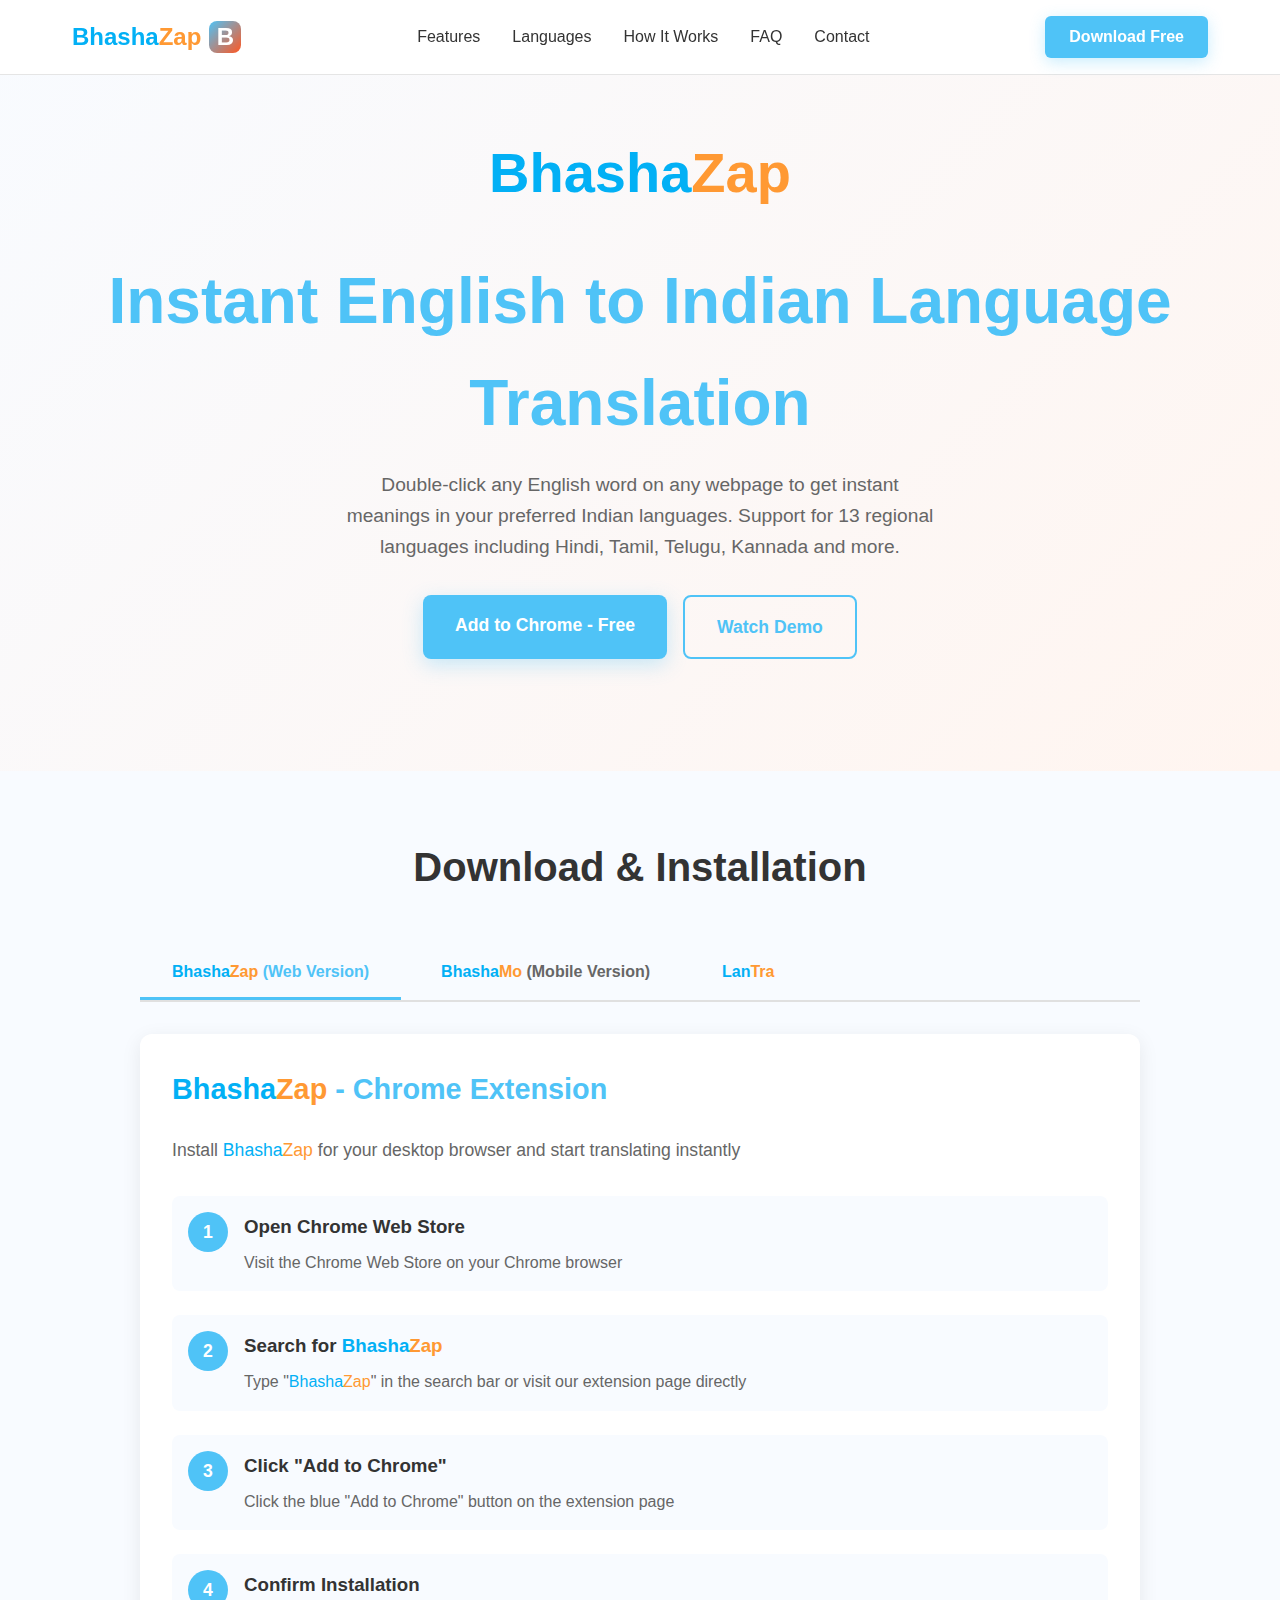
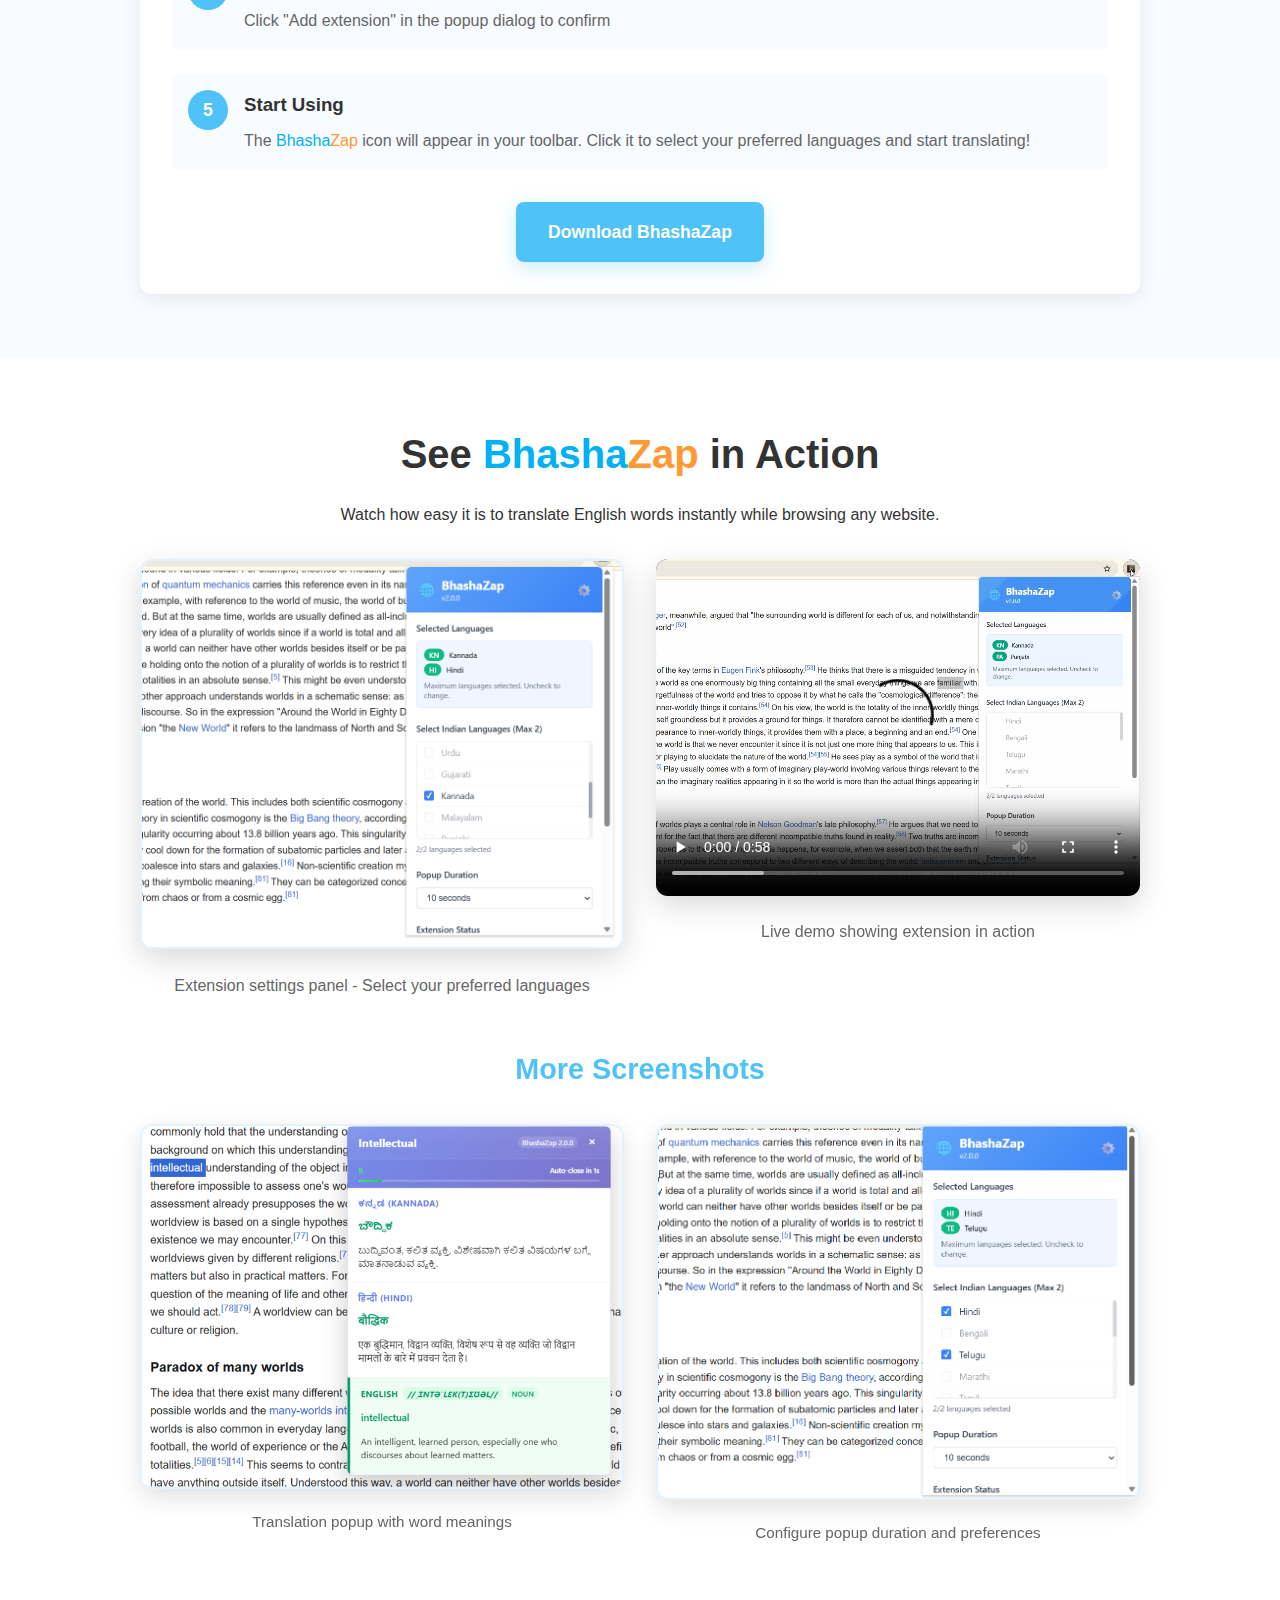
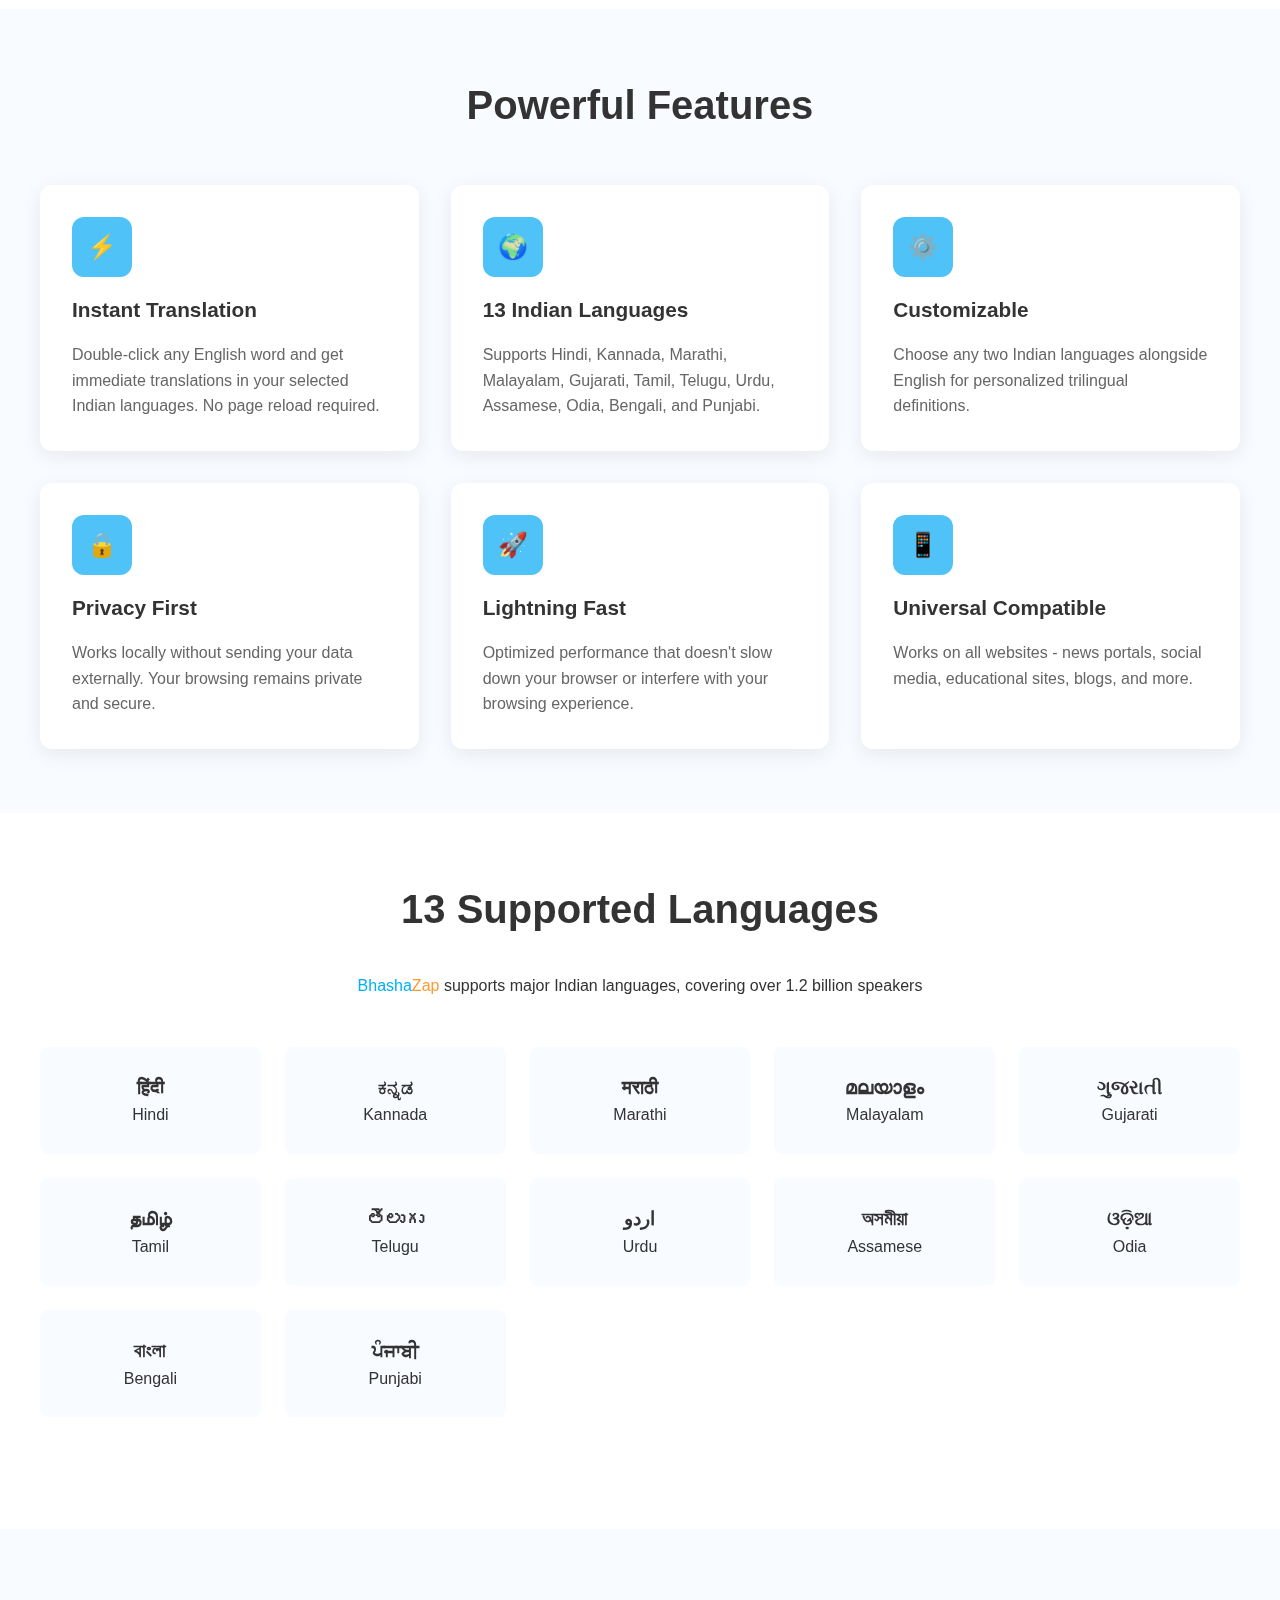
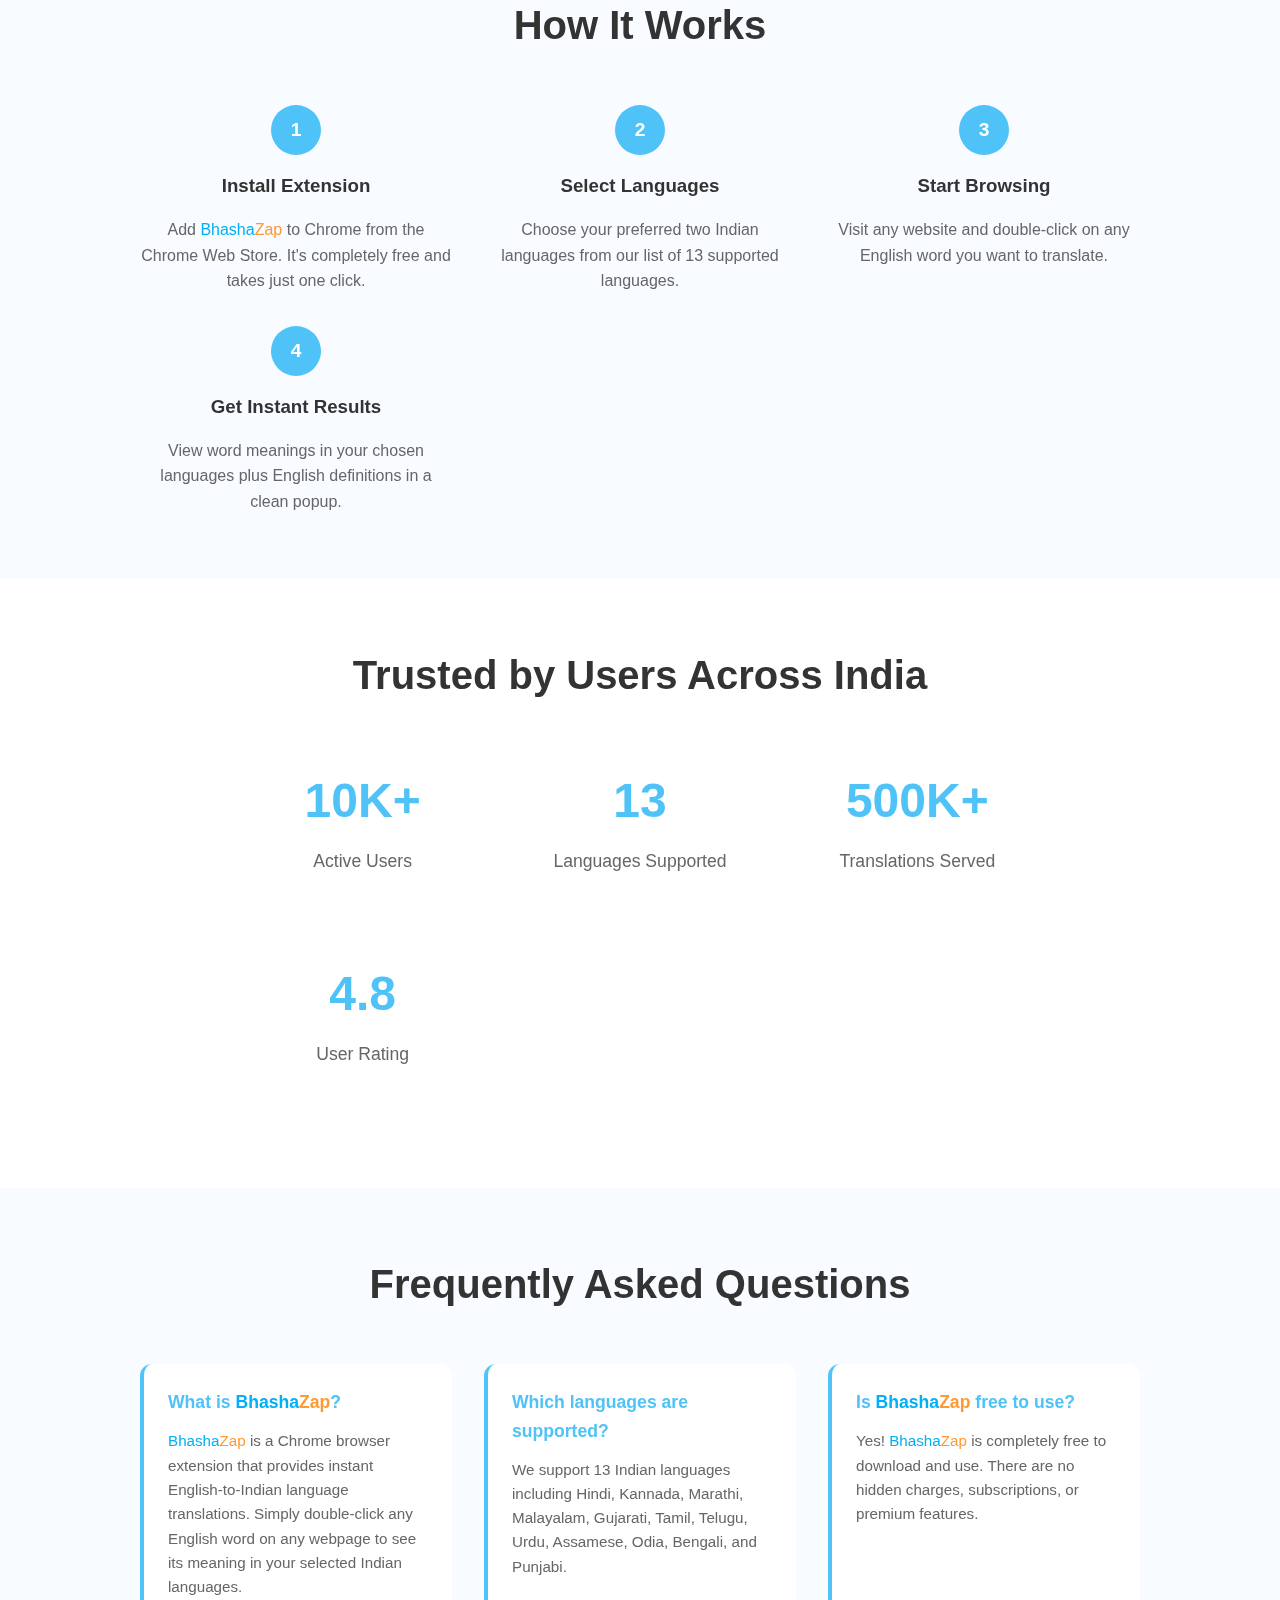
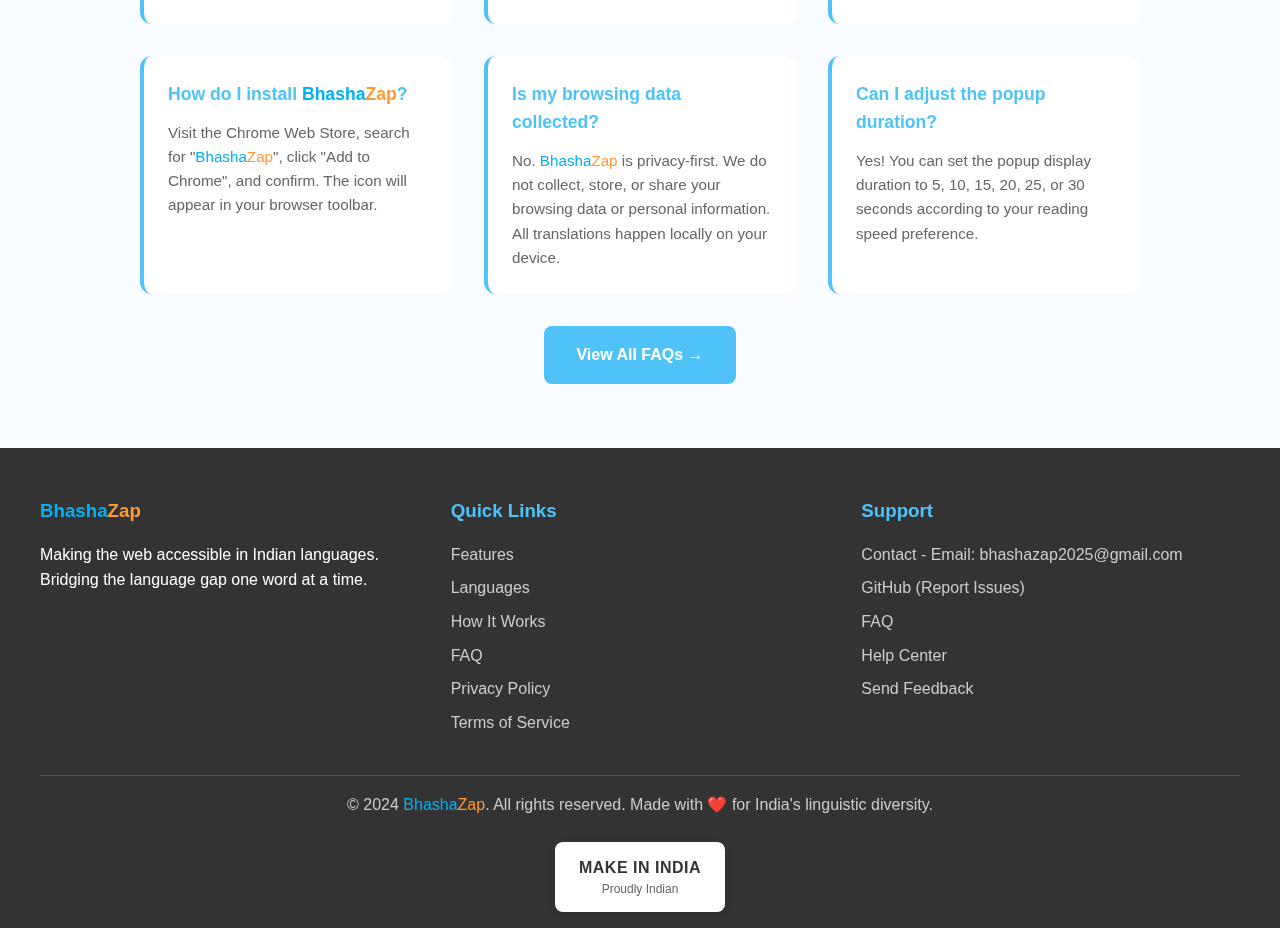
<file: index.html>
<!DOCTYPE html>
<html lang="en">
<head>
    <meta charset="UTF-8">
    <meta name="viewport" content="width=device-width, initial-scale=1.0">
    <title>BhashaZap - Instant English to Indian Language Translation</title>
    <meta name="description" content="BhashaZap extension shows instant English word meanings in 13 Indian languages. Double-click any word for translations in Hindi, Tamil, Telugu, Kannada & more.">
    <link rel="stylesheet" href="styles.css">

    <!-- Favicon and PWA -->
    <link rel="icon" type="image/png" sizes="16x16" href="assets/images/favicon-16x16.png">
    <link rel="icon" type="image/png" sizes="32x32" href="assets/images/favicon-32x32.png">
    <link rel="apple-touch-icon" sizes="192x192" href="assets/images/android-chrome-192x192.png">
    <link rel="manifest" href="manifest.json">
    <meta name="theme-color" content="#4FC3F7">
</head>
<body>
    <header class="header">
        <nav class="nav">
            <a href="#" class="logo">
                <span class="logo-full">
                    <span style="color: #02b0f5;">Bhasha</span><span style="color: #ff9933;">Zap</span>
                </span>
                <span class="logo-icon" style="width: 32px; height: 32px; background: linear-gradient(135deg, #4FC3F7, #FF5722); border-radius: 8px; display: flex; align-items: center; justify-content: center; color: white; font-weight: bold;">B</span>
            </a>
            <ul class="nav-links">
                <li><a onclick="document.getElementById('features').scrollIntoView({behavior: 'smooth'});">Features</a></li>
                <li><a onclick="document.getElementById('languages').scrollIntoView({behavior: 'smooth'});">Languages</a></li>
                <li><a onclick="document.getElementById('how-it-works').scrollIntoView({behavior: 'smooth'});">How It Works</a></li>
                <li><a onclick="document.getElementById('faq').scrollIntoView({behavior: 'smooth'});">FAQ</a></li>
                <li><a href="#contact">Contact</a></li>
            </ul>
            <a class="cta-btn" onclick="alert('Chrome Web Store link will be added when extension is published')">
                <span class="cta-full">Download Free</span>
                <span class="cta-mobile">Get App</span>
            </a>
            <div class="mobile-menu">
                <span></span>
                <span></span>
                <span></span>
            </div>
        </nav>
    </header>

    <section class="hero">
        <div class="hero-content">
            <div class="hero-logo">
                <div style="font-size: 3.5rem; font-weight: 700;">
                    <span style="color: #02b0f5;">Bhasha</span><span style="color: #ff9933;">Zap</span>
                </div>
            </div>
            <h1>Instant English to Indian Language Translation</h1>
            <p>Double-click any English word on any webpage to get instant meanings in your preferred Indian languages. Support for 13 regional languages including Hindi, Tamil, Telugu, Kannada and more.</p>
            <div class="hero-buttons">
                <a class="btn-primary" onclick="alert('Chrome Web Store link will be added when extension is published')">Add to Chrome - Free</a>
                <a class="btn-secondary" onclick="document.getElementById('demo').scrollIntoView({behavior: 'smooth'});">Watch Demo</a>
            </div>
        </div>
    </section>

    <section class="downloads-section" id="downloads">
        <div class="downloads-content">
            <h2>Download & Installation</h2>
            
            <div class="tabs">
                <button class="tab active" onclick="openTab(event, 'bhashazap-web')"><span style="color: #02b0f5;">Bhasha</span><span style="color: #ff9933;">Zap</span> (Web Version)</button>
                <button class="tab" onclick="openTab(event, 'bhashamo-mobile')"><span style="color: #02b0f5;">Bhasha</span><span style="color: #ff9933;">Mo</span> (Mobile Version)</button>
                <button class="tab" onclick="openTab(event, 'lantra')"><span style="color: #02b0f5;">Lan</span><span style="color: #ff9933;">Tra</span></button>
            </div>

            <div id="bhashazap-web" class="tab-content active">
                <h3 style="color: #4FC3F7; margin-bottom: 1.5rem; font-size: 1.8rem;"><span style="color: #02b0f5;">Bhasha</span><span style="color: #ff9933;">Zap</span> - Chrome Extension</h3>
                <p style="color: #666; margin-bottom: 2rem; font-size: 1.1rem;">Install <span style="color: #02b0f5;">Bhasha</span><span style="color: #ff9933;">Zap</span> for your desktop browser and start translating instantly</p>
                
                <div class="download-steps">
                    <div class="download-step">
                        <div class="step-num">1</div>
                        <div class="step-content">
                            <h3>Open Chrome Web Store</h3>
                            <p>Visit the Chrome Web Store on your Chrome browser</p>
                        </div>
                    </div>
                    
                    <div class="download-step">
                        <div class="step-num">2</div>
                        <div class="step-content">
                            <h3>Search for <span style="color: #02b0f5;">Bhasha</span><span style="color: #ff9933;">Zap</span></h3>
                            <p>Type "<span style="color: #02b0f5;">Bhasha</span><span style="color: #ff9933;">Zap</span>" in the search bar or visit our extension page directly</p>
                        </div>
                    </div>
                    
                    <div class="download-step">
                        <div class="step-num">3</div>
                        <div class="step-content">
                            <h3>Click "Add to Chrome"</h3>
                            <p>Click the blue "Add to Chrome" button on the extension page</p>
                        </div>
                    </div>
                    
                    <div class="download-step">
                        <div class="step-num">4</div>
                        <div class="step-content">
                            <h3>Confirm Installation</h3>
                            <p>Click "Add extension" in the popup dialog to confirm</p>
                        </div>
                    </div>
                    
                    <div class="download-step">
                        <div class="step-num">5</div>
                        <div class="step-content">
                            <h3>Start Using</h3>
                            <p>The <span style="color: #02b0f5;">Bhasha</span><span style="color: #ff9933;">Zap</span> icon will appear in your toolbar. Click it to select your preferred languages and start translating!</p>
                        </div>
                    </div>
                </div>
                
                <div style="text-align: center; margin-top: 2rem;">
                    <a class="btn-primary" onclick="alert('Chrome Web Store link will be added when extension is published')">Download <span style="color: white;">BhashaZap</span></a>
                </div>
            </div>

            <div id="bhashamo-mobile" class="tab-content">
                <h3 style="color: #4FC3F7; margin-bottom: 1.5rem; font-size: 1.8rem;"><span style="color: #02b0f5;">Bhasha</span><span style="color: #ff9933;">Mo</span> - Mobile Version</h3>
                <p style="color: #666; margin-bottom: 2rem; font-size: 1.1rem;">Get instant translations on your mobile device with <span style="color: #02b0f5;">Bhasha</span><span style="color: #ff9933;">Mo</span></p>
                
                <div class="download-steps">
                    <div class="download-step">
                        <div class="step-num">1</div>
                        <div class="step-content">
                            <h3>Open App Store</h3>
                            <p>Open Google Play Store (Android) or Apple App Store (iOS) on your mobile device</p>
                        </div>
                    </div>
                    
                    <div class="download-step">
                        <div class="step-num">2</div>
                        <div class="step-content">
                            <h3>Search for <span style="color: #02b0f5;">Bhasha</span><span style="color: #ff9933;">Mo</span></h3>
                            <p>Type "<span style="color: #02b0f5;">Bhasha</span><span style="color: #ff9933;">Mo</span>" in the app store search bar</p>
                        </div>
                    </div>
                    
                    <div class="download-step">
                        <div class="step-num">3</div>
                        <div class="step-content">
                            <h3>Download & Install</h3>
                            <p>Tap "Install" or "Get" button to download and install <span style="color: #02b0f5;">Bhasha</span><span style="color: #ff9933;">Mo</span></p>
                        </div>
                    </div>
                    
                    <div class="download-step">
                        <div class="step-num">4</div>
                        <div class="step-content">
                            <h3>Open <span style="color: #02b0f5;">Bhasha</span><span style="color: #ff9933;">Mo</span></h3>
                            <p>Once installed, open the app and grant necessary permissions</p>
                        </div>
                    </div>
                    
                    <div class="download-step">
                        <div class="step-num">5</div>
                        <div class="step-content">
                            <h3>Configure Languages</h3>
                            <p>Select your preferred Indian languages and start translating on mobile!</p>
                        </div>
                    </div>
                </div>
                
                <div style="text-align: center; margin-top: 2rem; display: flex; gap: 1rem; justify-content: center; flex-wrap: wrap;">
                    <a class="btn-primary" onclick="alert('Google Play Store link will be added')">Download for Android</a>
                    <a class="btn-primary" onclick="alert('Apple App Store link will be added')">Download for iOS</a>
                </div>
            </div>

            <div id="lantra" class="tab-content">
                <div class="coming-soon-box">
                    <h3>🚀 <span style="color: #02b0f5;">Lan</span><span style="color: #ff9933;">Tra</span></h3>
                    <p>Coming Soon...</p>
                    <p style="margin-top: 1rem; font-size: 0.9rem;">Stay tuned for our next exciting product!</p>
                </div>
            </div>
        </div>
    </section>

    <section class="demo-section" id="demo">
        <div class="demo-content">
            <h2>See <span style="color: #02b0f5;">Bhasha</span><span style="color: #ff9933;">Zap</span> in Action</h2>
            <p>Watch how easy it is to translate English words instantly while browsing any website.</p>
            <div class="demo-gallery">
                <div class="demo-item">
                    <img src="assets/images/Language-Selection-1_600x400.png" alt="BhashaZap Language Selection Interface" style="width: 100%; border-radius: 12px; box-shadow: 0 10px 30px rgba(0,0,0,0.15); border: 2px solid #e3f2fd;">
                    <p style="margin-top: 1rem; color: #666; text-align: center; font-weight: 500;">Extension settings panel - Select your preferred languages</p>
                </div>
                <div class="demo-item">
                    <video controls style="width: 100%; border-radius: 12px; box-shadow: 0 10px 30px rgba(0,0,0,0.15); background: #000;">
                        <source src="assets/videos/bhashazap-demo.mp4" type="video/mp4">
                        Your browser does not support the video tag.
                    </video>
                    <p style="margin-top: 1rem; color: #666; text-align: center; font-weight: 500;">Live demo showing extension in action</p>
                </div>
            </div>
            
            <div style="margin-top: 3rem; text-align: center;">
                <h3 style="color: #4FC3F7; margin-bottom: 2rem; font-size: 1.8rem;">More Screenshots</h3>
                <div style="display: grid; grid-template-columns: repeat(auto-fit, minmax(300px, 1fr)); gap: 2rem; max-width: 1000px; margin: 0 auto;">
                    <div>
                        <img src="assets/images/POP_SS_1_800x600.png" alt="BhashaZap Translation Popup" style="width: 100%; border-radius: 12px; box-shadow: 0 8px 25px rgba(0,0,0,0.12); border: 2px solid #e3f2fd;">
                        <p style="margin-top: 0.8rem; color: #666; font-size: 0.95rem;">Translation popup with word meanings</p>
                    </div>
                    <div>
                        <img src="assets/images/Language-Selection-2_600x400.png" alt="BhashaZap Settings Panel" style="width: 100%; border-radius: 12px; box-shadow: 0 8px 25px rgba(0,0,0,0.12); border: 2px solid #e3f2fd;">
                        <p style="margin-top: 0.8rem; color: #666; font-size: 0.95rem;">Configure popup duration and preferences</p>
                    </div>
                </div>
            </div>
        </div>
    </section>

    <section class="features" id="features">
        <div class="features-content">
            <h2>Powerful Features</h2>
            <div class="features-grid">
                <div class="feature-card">
                    <div class="feature-icon">⚡</div>
                    <h3>Instant Translation</h3>
                    <p>Double-click any English word and get immediate translations in your selected Indian languages. No page reload required.</p>
                </div>
                <div class="feature-card">
                    <div class="feature-icon">🌍</div>
                    <h3>13 Indian Languages</h3>
                    <p>Supports Hindi, Kannada, Marathi, Malayalam, Gujarati, Tamil, Telugu, Urdu, Assamese, Odia, Bengali, and Punjabi.</p>
                </div>
                <div class="feature-card">
                    <div class="feature-icon">⚙️</div>
                    <h3>Customizable</h3>
                    <p>Choose any two Indian languages alongside English for personalized trilingual definitions.</p>
                </div>
                <div class="feature-card">
                    <div class="feature-icon">🔒</div>
                    <h3>Privacy First</h3>
                    <p>Works locally without sending your data externally. Your browsing remains private and secure.</p>
                </div>
                <div class="feature-card">
                    <div class="feature-icon">🚀</div>
                    <h3>Lightning Fast</h3>
                    <p>Optimized performance that doesn't slow down your browser or interfere with your browsing experience.</p>
                </div>
                <div class="feature-card">
                    <div class="feature-icon">📱</div>
                    <h3>Universal Compatible</h3>
                    <p>Works on all websites - news portals, social media, educational sites, blogs, and more.</p>
                </div>
            </div>
        </div>
    </section>

    <section class="languages" id="languages">
        <div class="languages-content">
            <h2>13 Supported Languages</h2>
            <p><span style="color: #02b0f5;">Bhasha</span><span style="color: #ff9933;">Zap</span> supports major Indian languages, covering over 1.2 billion speakers</p>
            <div class="languages-grid">
                <div class="language-card"><h3>हिंदी</h3><p>Hindi</p></div>
                <div class="language-card"><h3>ಕನ್ನಡ</h3><p>Kannada</p></div>
                <div class="language-card"><h3>मराठी</h3><p>Marathi</p></div>
                <div class="language-card"><h3>മലയാളം</h3><p>Malayalam</p></div>
                <div class="language-card"><h3>ગુજરાતી</h3><p>Gujarati</p></div>
                <div class="language-card"><h3>தமிழ்</h3><p>Tamil</p></div>
                <div class="language-card"><h3>తెలుగు</h3><p>Telugu</p></div>
                <div class="language-card"><h3>اردو</h3><p>Urdu</p></div>
                <div class="language-card"><h3>অসমীয়া</h3><p>Assamese</p></div>
                <div class="language-card"><h3>ଓଡ଼ିଆ</h3><p>Odia</p></div>
                <div class="language-card"><h3>বাংলা</h3><p>Bengali</p></div>
                <div class="language-card"><h3>ਪੰਜਾਬੀ</h3><p>Punjabi</p></div>
            </div>
        </div>
    </section>

    <section class="how-it-works" id="how-it-works">
        <div class="how-content">
            <h2>How It Works</h2>
            <div class="steps">
                <div class="step">
                    <div class="step-number">1</div>
                    <h3>Install Extension</h3>
                    <p>Add <span style="color: #02b0f5;">Bhasha</span><span style="color: #ff9933;">Zap</span> to Chrome from the Chrome Web Store. It's completely free and takes just one click.</p>
                </div>
                <div class="step">
                    <div class="step-number">2</div>
                    <h3>Select Languages</h3>
                    <p>Choose your preferred two Indian languages from our list of 13 supported languages.</p>
                </div>
                <div class="step">
                    <div class="step-number">3</div>
                    <h3>Start Browsing</h3>
                    <p>Visit any website and double-click on any English word you want to translate.</p>
                </div>
                <div class="step">
                    <div class="step-number">4</div>
                    <h3>Get Instant Results</h3>
                    <p>View word meanings in your chosen languages plus English definitions in a clean popup.</p>
                </div>
            </div>
        </div>
    </section>

    <section class="stats">
        <div class="stats-content">
            <h2>Trusted by Users Across India</h2>
            <div class="stats-grid">
                <div class="stat"><div class="stat-number">10K+</div><div class="stat-label">Active Users</div></div>
                <div class="stat"><div class="stat-number">13</div><div class="stat-label">Languages Supported</div></div>
                <div class="stat"><div class="stat-number">500K+</div><div class="stat-label">Translations Served</div></div>
                <div class="stat"><div class="stat-number">4.8</div><div class="stat-label">User Rating</div></div>
            </div>
        </div>
    </section>

    <section class="faq-section-home" id="faq">
        <div class="faq-content">
            <h2>Frequently Asked Questions</h2>
            <div class="faq-grid">
                <div class="faq-card">
                    <h3>What is <span style="color: #02b0f5;">Bhasha</span><span style="color: #ff9933;">Zap</span>?</h3>
                    <p><span style="color: #02b0f5;">Bhasha</span><span style="color: #ff9933;">Zap</span> is a Chrome browser extension that provides instant English-to-Indian language translations. Simply double-click any English word on any webpage to see its meaning in your selected Indian languages.</p>
                </div>
                <div class="faq-card">
                    <h3>Which languages are supported?</h3>
                    <p>We support 13 Indian languages including Hindi, Kannada, Marathi, Malayalam, Gujarati, Tamil, Telugu, Urdu, Assamese, Odia, Bengali, and Punjabi.</p>
                </div>
                <div class="faq-card">
                    <h3>Is <span style="color: #02b0f5;">Bhasha</span><span style="color: #ff9933;">Zap</span> free to use?</h3>
                    <p>Yes! <span style="color: #02b0f5;">Bhasha</span><span style="color: #ff9933;">Zap</span> is completely free to download and use. There are no hidden charges, subscriptions, or premium features.</p>
                </div>
                <div class="faq-card">
                    <h3>How do I install <span style="color: #02b0f5;">Bhasha</span><span style="color: #ff9933;">Zap</span>?</h3>
                    <p>Visit the Chrome Web Store, search for "<span style="color: #02b0f5;">Bhasha</span><span style="color: #ff9933;">Zap</span>", click "Add to Chrome", and confirm. The icon will appear in your browser toolbar.</p>
                </div>
                <div class="faq-card">
                    <h3>Is my browsing data collected?</h3>
                    <p>No. <span style="color: #02b0f5;">Bhasha</span><span style="color: #ff9933;">Zap</span> is privacy-first. We do not collect, store, or share your browsing data or personal information. All translations happen locally on your device.</p>
                </div>
                <div class="faq-card">
                    <h3>Can I adjust the popup duration?</h3>
                    <p>Yes! You can set the popup display duration to 5, 10, 15, 20, 25, or 30 seconds according to your reading speed preference.</p>
                </div>
            </div>
            <div class="view-all-faq">
                <a href="faq.html" target="_blank">View All FAQs →</a>
            </div>
        </div>
    </section>

    <footer class="footer" id="contact">
        <div class="footer-content">
            <div class="footer-grid">
                <div class="footer-section">
                    <h3><span style="color: #02b0f5;">Bhasha</span><span style="color: #ff9933;">Zap</span></h3>
                    <p>Making the web accessible in Indian languages. Bridging the language gap one word at a time.</p>
                </div>
                <div class="footer-section">
                    <h3 style="color: #4FC3F7;">Quick Links</h3>
                    <ul>
                        <li><a onclick="document.getElementById('features').scrollIntoView({behavior: 'smooth'});">Features</a></li>
                        <li><a onclick="document.getElementById('languages').scrollIntoView({behavior: 'smooth'});">Languages</a></li>
                        <li><a onclick="document.getElementById('how-it-works').scrollIntoView({behavior: 'smooth'});">How It Works</a></li>
                        <li><a onclick="document.getElementById('faq').scrollIntoView({behavior: 'smooth'});">FAQ</a></li>
                        <li><a href="privacy-policy.html" target="_blank">Privacy Policy</a></li>
                        <li><a href="terms-of-service.html" target="_blank">Terms of Service</a></li>
                    </ul>
                </div>
                <div class="footer-section">
                    <h3 style="color: #4FC3F7;">Support</h3>
                    <ul>
                        <li><a href="mailto:bhashazap2025@gmail.com">Contact - Email: bhashazap2025@gmail.com</a></li>
                        <li><a href="https://github.com/rajeevchavan-bashazap/bhashazap/issues" target="_blank">GitHub (Report Issues)</a></li>
                        <li><a onclick="document.getElementById('faq').scrollIntoView({behavior: 'smooth'});">FAQ</a></li>
                        <li><a href="help-center.html" target="_blank">Help Center</a></li>
                        <li><a href="feedback.html" target="_blank">Send Feedback</a></li>
                    </ul>
                </div>
            </div>
            <div class="footer-bottom">
                <p>&copy; 2024 <span style="color: #02b0f5;">Bhasha</span><span style="color: #ff9933;">Zap</span>. All rights reserved. Made with ❤️ for India's linguistic diversity.</p>
                <div style="margin-top: 1.5rem; display: flex; align-items: center; justify-content: center;">
                    <div style="background: white; padding: 0.8rem 1.5rem; border-radius: 8px; box-shadow: 0 2px 8px rgba(0,0,0,0.1);">
                        <div style="color: #333; font-weight: bold; font-size: 1rem; letter-spacing: 0.5px; text-align: center;">MAKE IN INDIA</div>
                        <div style="color: #666; font-size: 0.75rem; text-align: center;">Proudly Indian</div>
                    </div>
                </div>
            </div>
        </div>
    </footer>

    <script>
        function openTab(evt, tabName) {
            var i, tabcontent, tabs;
            
            tabcontent = document.getElementsByClassName("tab-content");
            for (i = 0; i < tabcontent.length; i++) {
                tabcontent[i].classList.remove("active");
            }
            
            tabs = document.getElementsByClassName("tab");
            for (i = 0; i < tabs.length; i++) {
                tabs[i].classList.remove("active");
            }
            
            document.getElementById(tabName).classList.add("active");
            evt.currentTarget.classList.add("active");
        }
    </script>
</body>
</html>
</file>
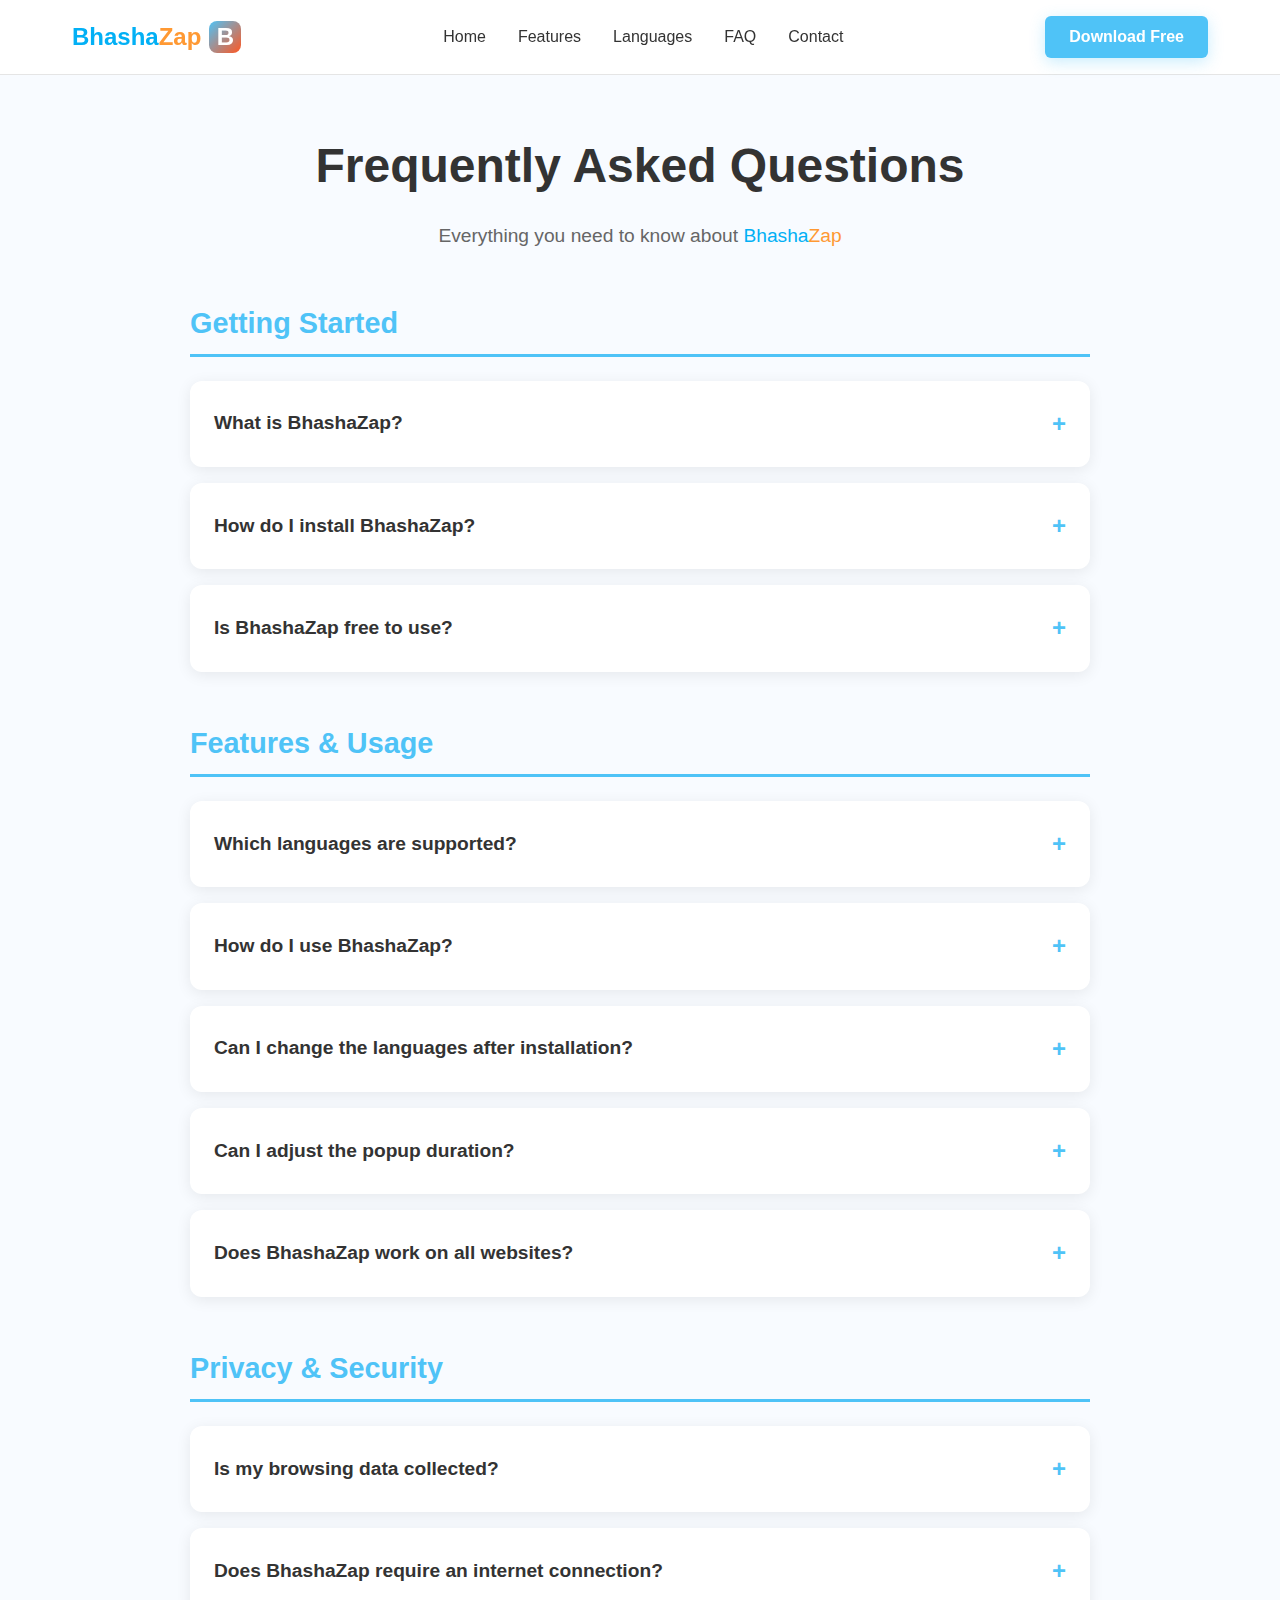
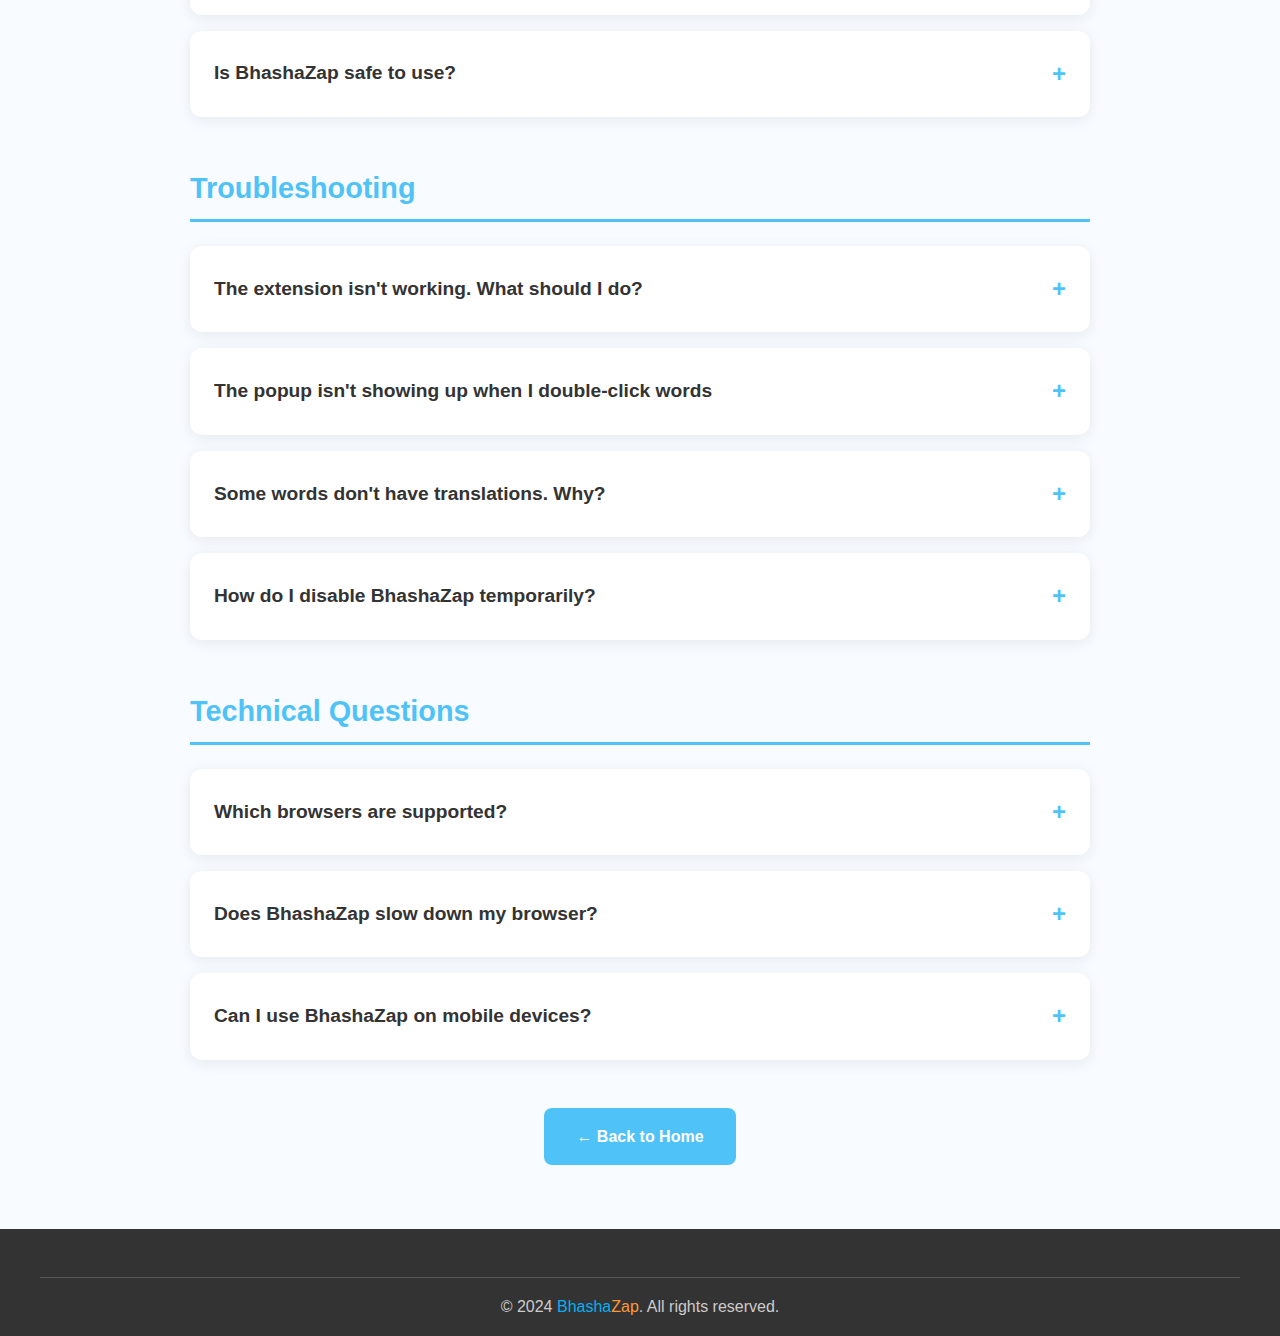
<file: faq.html>
<!DOCTYPE html>
<html lang="en">
<head>
    <meta charset="UTF-8">
    <meta name="viewport" content="width=device-width, initial-scale=1.0">
    <title>FAQ - BhashaZap | Frequently Asked Questions</title>
    <meta name="description" content="Find answers to common questions about BhashaZap extension. Learn how to use, install, and troubleshoot the English to Indian language translator.">
    <link rel="stylesheet" href="styles.css">
    <style>
        .faq-page {
            background: #f8fbff;
            padding: 8rem 2rem 4rem;
            min-height: 100vh;
        }
        .faq-container {
            max-width: 900px;
            margin: 0 auto;
        }
        .faq-header {
            text-align: center;
            margin-bottom: 3rem;
        }
        .faq-header h1 {
            font-size: 3rem;
            color: #333;
            margin-bottom: 1rem;
        }
        .faq-header p {
            font-size: 1.2rem;
            color: #666;
        }
        .faq-category {
            margin-bottom: 3rem;
        }
        .category-title {
            font-size: 1.8rem;
            color: #4FC3F7;
            margin-bottom: 1.5rem;
            padding-bottom: 0.5rem;
            border-bottom: 3px solid #4FC3F7;
        }
        .faq-item {
            background: white;
            padding: 1.5rem;
            margin-bottom: 1rem;
            border-radius: 12px;
            box-shadow: 0 3px 15px rgba(0, 0, 0, 0.08);
            cursor: pointer;
            transition: all 0.3s;
        }
        .faq-item:hover {
            box-shadow: 0 5px 20px rgba(79, 195, 247, 0.2);
            transform: translateY(-2px);
        }
        .faq-question {
            font-size: 1.2rem;
            font-weight: 600;
            color: #333;
            display: flex;
            justify-content: space-between;
            align-items: center;
        }
        .faq-toggle {
            font-size: 1.5rem;
            color: #4FC3F7;
            transition: transform 0.3s;
        }
        .faq-item.active .faq-toggle {
            transform: rotate(45deg);
        }
        .faq-answer {
            max-height: 0;
            overflow: hidden;
            transition: max-height 0.3s ease;
            color: #666;
            line-height: 1.8;
        }
        .faq-item.active .faq-answer {
            max-height: 500px;
            margin-top: 1rem;
            padding-top: 1rem;
            border-top: 1px solid #e0e0e0;
        }
        .back-home {
            text-align: center;
            margin-top: 3rem;
        }
        .back-home a {
            display: inline-block;
            background: #4FC3F7;
            color: white;
            padding: 1rem 2rem;
            border-radius: 8px;
            text-decoration: none;
            font-weight: 600;
            transition: all 0.3s;
        }
        .back-home a:hover {
            background: #29B6F6;
            transform: translateY(-2px);
        }
    </style>
</head>
<body>
    <header class="header">
        <nav class="nav">
            <a href="index.html" class="logo">
                <span class="logo-full">
                    <span style="color: #02b0f5;">Bhasha</span><span style="color: #ff9933;">Zap</span>
                </span>
                <span class="logo-icon" style="width: 32px; height: 32px; background: linear-gradient(135deg, #4FC3F7, #FF5722); border-radius: 8px; display: flex; align-items: center; justify-content: center; color: white; font-weight: bold;">B</span>
            </a>
            <ul class="nav-links">
                <li><a href="index.html">Home</a></li>
                <li><a href="index.html#features">Features</a></li>
                <li><a href="index.html#languages">Languages</a></li>
                <li><a href="faq.html">FAQ</a></li>
                <li><a href="index.html#contact">Contact</a></li>
            </ul>
            <a class="cta-btn" href="index.html#downloads">
                <span class="cta-full">Download Free</span>
                <span class="cta-mobile">Get App</span>
            </a>
        </nav>
    </header>

    <section class="faq-page">
        <div class="faq-container">
            <div class="faq-header">
                <h1>Frequently Asked Questions</h1>
                <p>Everything you need to know about <span style="color: #02b0f5;">Bhasha</span><span style="color: #ff9933;">Zap</span></p>
            </div>

            <div class="faq-category">
                <h2 class="category-title">Getting Started</h2>
                
                <div class="faq-item">
                    <div class="faq-question">
                        What is BhashaZap?
                        <span class="faq-toggle">+</span>
                    </div>
                    <div class="faq-answer">
                        BhashaZap is a Chrome browser extension that provides instant English-to-Indian language translations. Simply double-click any English word on any webpage to see its meaning in your selected Indian languages. It supports 13 major Indian languages and makes browsing the web more accessible for Indian language speakers.
                    </div>
                </div>

                <div class="faq-item">
                    <div class="faq-question">
                        How do I install BhashaZap?
                        <span class="faq-toggle">+</span>
                    </div>
                    <div class="faq-answer">
                        Installing BhashaZap is simple: 1) Visit the Chrome Web Store, 2) Search for "BhashaZap", 3) Click "Add to Chrome", 4) Confirm by clicking "Add extension", 5) The BhashaZap icon will appear in your browser toolbar. Click it to configure your preferred languages and start translating!
                    </div>
                </div>

                <div class="faq-item">
                    <div class="faq-question">
                        Is BhashaZap free to use?
                        <span class="faq-toggle">+</span>
                    </div>
                    <div class="faq-answer">
                        Yes! BhashaZap is completely free to download and use. There are no hidden charges, subscriptions, premium features, or in-app purchases. We believe language translation should be accessible to everyone.
                    </div>
                </div>
            </div>

            <div class="faq-category">
                <h2 class="category-title">Features & Usage</h2>
                
                <div class="faq-item">
                    <div class="faq-question">
                        Which languages are supported?
                        <span class="faq-toggle">+</span>
                    </div>
                    <div class="faq-answer">
                        BhashaZap supports 13 Indian languages: Hindi (हिंदी), Kannada (ಕನ್ನಡ), Marathi (मराठी), Malayalam (മലയാളം), Gujarati (ગુજરાતી), Tamil (தமிழ்), Telugu (తెలుగు), Urdu (اردو), Assamese (অসমীয়া), Odia (ଓଡ଼ିଆ), Bengali (বাংলা), and Punjabi (ਪੰਜਾਬੀ). You can select any two of these languages to display alongside English definitions.
                    </div>
                </div>

                <div class="faq-item">
                    <div class="faq-question">
                        How do I use BhashaZap?
                        <span class="faq-toggle">+</span>
                    </div>
                    <div class="faq-answer">
                        Using BhashaZap is very simple: 1) Make sure the extension is enabled (check the toolbar icon), 2) Visit any website, 3) Double-click on any English word you want to translate, 4) A popup will appear instantly showing the word's meaning in English and your two selected Indian languages. The popup will automatically disappear after the configured duration.
                    </div>
                </div>

                <div class="faq-item">
                    <div class="faq-question">
                        Can I change the languages after installation?
                        <span class="faq-toggle">+</span>
                    </div>
                    <div class="faq-answer">
                        Absolutely! Click the BhashaZap icon in your browser toolbar to open the settings panel. From there, you can change your language preferences at any time. Simply select two new languages from the dropdown menus and click save. Your new language choices will take effect immediately.
                    </div>
                </div>

                <div class="faq-item">
                    <div class="faq-question">
                        Can I adjust the popup duration?
                        <span class="faq-toggle">+</span>
                    </div>
                    <div class="faq-answer">
                        Yes! You can customize how long the translation popup stays visible. Click the BhashaZap icon in your toolbar, and you'll find a "Popup Duration" setting. You can choose from 5, 10, 15, 20, 25, or 30 seconds depending on your reading speed. The default is 10 seconds.
                    </div>
                </div>

                <div class="faq-item">
                    <div class="faq-question">
                        Does BhashaZap work on all websites?
                        <span class="faq-toggle">+</span>
                    </div>
                    <div class="faq-answer">
                        BhashaZap works on most websites including news portals, social media, blogs, educational sites, and more. However, it may not work on some websites with special security restrictions or those that don't allow browser extensions to interact with their content. It works best on standard web pages with text content.
                    </div>
                </div>
            </div>

            <div class="faq-category">
                <h2 class="category-title">Privacy & Security</h2>
                
                <div class="faq-item">
                    <div class="faq-question">
                        Is my browsing data collected?
                        <span class="faq-toggle">+</span>
                    </div>
                    <div class="faq-answer">
                        No. BhashaZap is privacy-first. We do not collect, store, or share your browsing data, personal information, search history, or the words you translate. All translations happen locally using the built-in dictionary data. Your privacy is our top priority.
                    </div>
                </div>

                <div class="faq-item">
                    <div class="faq-question">
                        Does BhashaZap require an internet connection?
                        <span class="faq-toggle">+</span>
                    </div>
                    <div class="faq-answer">
                        BhashaZap works offline! Once installed, all dictionary data is stored locally in your browser. You don't need an active internet connection to translate words. This also means faster translations and better privacy since no data is sent to external servers.
                    </div>
                </div>

                <div class="faq-item">
                    <div class="faq-question">
                        Is BhashaZap safe to use?
                        <span class="faq-toggle">+</span>
                    </div>
                    <div class="faq-answer">
                        Yes, BhashaZap is completely safe. The extension only accesses the text you double-click on for translation purposes. It doesn't track your browsing, access your passwords, read your personal data, or make any changes to websites. We follow Chrome Web Store's strict security guidelines.
                    </div>
                </div>
            </div>

            <div class="faq-category">
                <h2 class="category-title">Troubleshooting</h2>
                
                <div class="faq-item">
                    <div class="faq-question">
                        The extension isn't working. What should I do?
                        <span class="faq-toggle">+</span>
                    </div>
                    <div class="faq-answer">
                        Try these steps: 1) Check if the extension is enabled (the icon should be colored, not grayed out), 2) Refresh the webpage you're on, 3) Try restarting your browser, 4) Make sure you're double-clicking on English words only, 5) Check if the website allows extensions to run. If issues persist, try removing and reinstalling the extension.
                    </div>
                </div>

                <div class="faq-item">
                    <div class="faq-question">
                        The popup isn't showing up when I double-click words
                        <span class="faq-toggle">+</span>
                    </div>
                    <div class="faq-answer">
                        Make sure: 1) BhashaZap is enabled (check the toolbar icon), 2) You're double-clicking on English words specifically, 3) The word exists in our dictionary, 4) The website allows extensions to modify content, 5) You've selected at least one Indian language in settings. Also try refreshing the page after enabling the extension.
                    </div>
                </div>

                <div class="faq-item">
                    <div class="faq-question">
                        Some words don't have translations. Why?
                        <span class="faq-toggle">+</span>
                    </div>
                    <div class="faq-answer">
                        BhashaZap contains a comprehensive dictionary, but some specialized, technical, or newly-coined words may not be available in all languages. We're continuously updating our dictionary. If you encounter missing words frequently, please send us feedback with examples so we can improve our database.
                    </div>
                </div>

                <div class="faq-item">
                    <div class="faq-question">
                        How do I disable BhashaZap temporarily?
                        <span class="faq-toggle">+</span>
                    </div>
                    <div class="faq-answer">
                        Click the BhashaZap icon in your browser toolbar and toggle the "Extension Status" switch to OFF. This will disable translations without uninstalling the extension. You can enable it again anytime by toggling the switch back to ON. Your language preferences will be saved.
                    </div>
                </div>
            </div>

            <div class="faq-category">
                <h2 class="category-title">Technical Questions</h2>
                
                <div class="faq-item">
                    <div class="faq-question">
                        Which browsers are supported?
                        <span class="faq-toggle">+</span>
                    </div>
                    <div class="faq-answer">
                        Currently, BhashaZap is available for Google Chrome and Chromium-based browsers (like Microsoft Edge, Brave, Opera). We're working on versions for Firefox and Safari. Make sure you're using the latest version of your browser for the best experience.
                    </div>
                </div>

                <div class="faq-item">
                    <div class="faq-question">
                        Does BhashaZap slow down my browser?
                        <span class="faq-toggle">+</span>
                    </div>
                    <div class="faq-answer">
                        No. BhashaZap is highly optimized and uses minimal system resources. It only activates when you double-click a word, so it doesn't constantly run in the background. Most users don't notice any impact on browser performance. The extension is designed to be lightweight and fast.
                    </div>
                </div>

                <div class="faq-item">
                    <div class="faq-question">
                        Can I use BhashaZap on mobile devices?
                        <span class="faq-toggle">+</span>
                    </div>
                    <div class="faq-answer">
                        The Chrome extension currently works on desktop/laptop computers only. However, we're developing BhashaMo, a dedicated mobile app for Android and iOS that will bring similar translation features to your smartphone and tablet. Stay tuned for the mobile launch!
                    </div>
                </div>
            </div>

            <div class="back-home">
                <a href="index.html">← Back to Home</a>
            </div>
        </div>
    </section>

    <footer class="footer">
        <div class="footer-content">
            <div class="footer-bottom">
                <p>&copy; 2024 <span style="color: #02b0f5;">Bhasha</span><span style="color: #ff9933;">Zap</span>. All rights reserved.</p>
            </div>
        </div>
    </footer>

    <script>
        document.querySelectorAll('.faq-item').forEach(item => {
            item.addEventListener('click', () => {
                item.classList.toggle('active');
            });
        });
    </script>
</body>
</html>
</file>
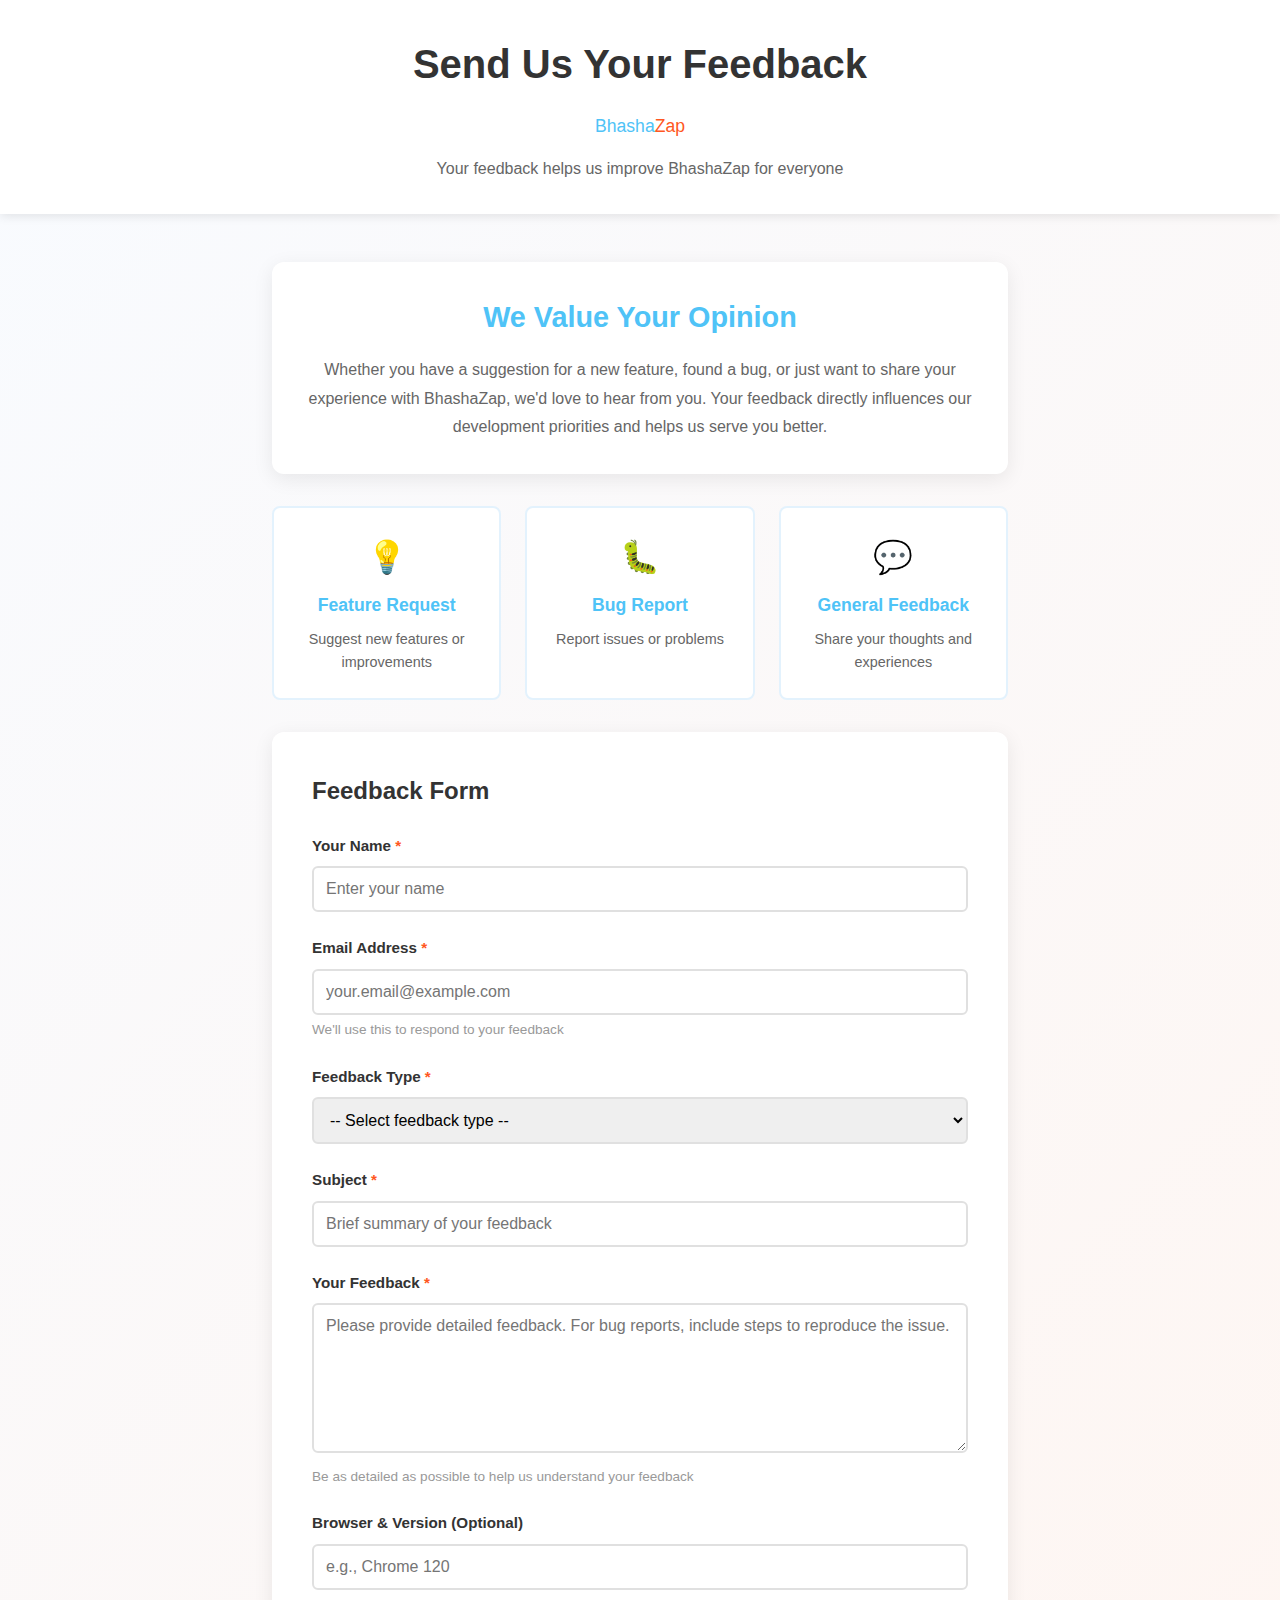
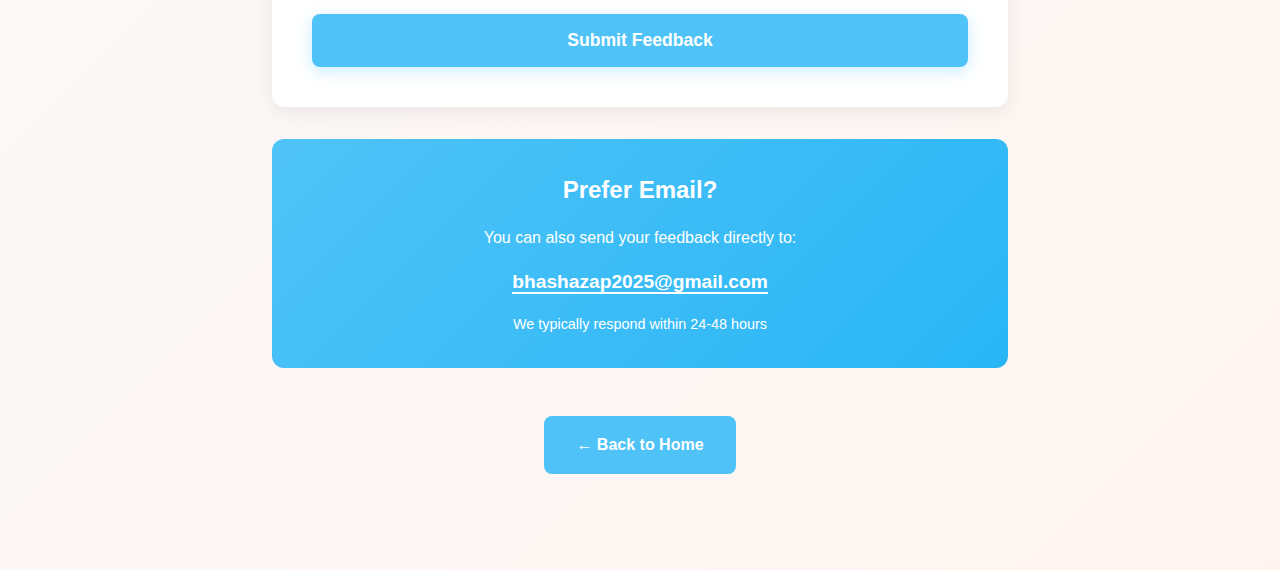
<file: feedback.html>
<!DOCTYPE html>
<html lang="en">
<head>
    <meta charset="UTF-8">
    <meta name="viewport" content="width=device-width, initial-scale=1.0">
    <title>Send Feedback - BhashaZap</title>
    
    <!-- Favicon and PWA -->
    <link rel="icon" type="image/png" sizes="16x16" href="/assets/images/favicon-16x16.png">
    <link rel="icon" type="image/png" sizes="32x32" href="/assets/images/favicon-32x32.png">
    <link rel="apple-touch-icon" sizes="192x192" href="/assets/images/android-chrome-192x192.png">
    <link rel="manifest" href="/manifest.json">
    <meta name="theme-color" content="#4FC3F7">
    
    <style>
        * {
            margin: 0;
            padding: 0;
            box-sizing: border-box;
        }

        body {
            font-family: -apple-system, BlinkMacSystemFont, 'Segoe UI', 'Roboto', sans-serif;
            line-height: 1.6;
            color: #333;
            background: linear-gradient(135deg, #f8fbff 0%, #fff5f0 100%);
            min-height: 100vh;
        }

        .header {
            background: white;
            padding: 2rem;
            text-align: center;
            box-shadow: 0 2px 10px rgba(0,0,0,0.1);
        }

        .header h1 {
            font-size: 2.5rem;
            color: #333;
            margin-bottom: 0.5rem;
        }

        .header .subtitle {
            font-size: 1.1rem;
            margin: 1rem 0;
        }

        .header .description {
            color: #666;
            max-width: 600px;
            margin: 1rem auto 0;
        }

        .container {
            max-width: 800px;
            margin: 3rem auto;
            padding: 0 2rem 3rem;
        }

        .feedback-intro {
            background: white;
            padding: 2rem;
            border-radius: 12px;
            margin-bottom: 2rem;
            box-shadow: 0 5px 20px rgba(0, 0, 0, 0.08);
            text-align: center;
        }

        .feedback-intro h2 {
            color: #4FC3F7;
            margin-bottom: 1rem;
            font-size: 1.8rem;
        }

        .feedback-intro p {
            color: #666;
            line-height: 1.8;
        }

        .feedback-types {
            display: grid;
            grid-template-columns: repeat(auto-fit, minmax(200px, 1fr));
            gap: 1.5rem;
            margin: 2rem 0;
        }

        .feedback-type {
            background: white;
            padding: 1.5rem;
            border-radius: 8px;
            text-align: center;
            border: 2px solid #e3f2fd;
            transition: all 0.3s;
        }

        .feedback-type:hover {
            border-color: #4FC3F7;
            box-shadow: 0 5px 15px rgba(79, 195, 247, 0.2);
        }

        .feedback-type .icon {
            font-size: 2rem;
            margin-bottom: 0.5rem;
        }

        .feedback-type h3 {
            color: #4FC3F7;
            margin-bottom: 0.5rem;
            font-size: 1.1rem;
        }

        .feedback-type p {
            color: #666;
            font-size: 0.9rem;
        }

        .feedback-form {
            background: white;
            padding: 2.5rem;
            border-radius: 12px;
            box-shadow: 0 5px 20px rgba(0, 0, 0, 0.08);
        }

        .feedback-form h2 {
            color: #333;
            margin-bottom: 1.5rem;
            font-size: 1.5rem;
        }

        .form-group {
            margin-bottom: 1.5rem;
        }

        .form-group label {
            display: block;
            margin-bottom: 0.5rem;
            font-weight: 600;
            color: #333;
            font-size: 0.95rem;
        }

        .required {
            color: #ff5722;
        }

        .form-group input,
        .form-group select,
        .form-group textarea {
            width: 100%;
            padding: 0.75rem;
            border: 2px solid #e0e0e0;
            border-radius: 6px;
            font-size: 1rem;
            font-family: inherit;
            transition: border-color 0.3s;
        }

        .form-group input:focus,
        .form-group select:focus,
        .form-group textarea:focus {
            outline: none;
            border-color: #4FC3F7;
        }

        .form-group textarea {
            min-height: 150px;
            resize: vertical;
        }

        .form-group small {
            display: block;
            color: #999;
            font-size: 0.85rem;
            margin-top: 0.3rem;
        }

        .submit-btn {
            background: #4FC3F7;
            color: white;
            padding: 1rem 2rem;
            border: none;
            border-radius: 8px;
            font-size: 1.1rem;
            font-weight: 600;
            cursor: pointer;
            transition: all 0.3s;
            width: 100%;
            box-shadow: 0 4px 15px rgba(79, 195, 247, 0.3);
        }

        .submit-btn:hover {
            background: #29B6F6;
            transform: translateY(-2px);
            box-shadow: 0 6px 20px rgba(79, 195, 247, 0.4);
        }

        .alternative-contact {
            background: linear-gradient(135deg, #4FC3F7, #29B6F6);
            color: white;
            padding: 2rem;
            border-radius: 12px;
            text-align: center;
            margin-top: 2rem;
        }

        .alternative-contact h3 {
            margin-bottom: 1rem;
            font-size: 1.5rem;
        }

        .alternative-contact a {
            color: white;
            text-decoration: none;
            font-weight: 600;
            border-bottom: 2px solid white;
        }

        .alternative-contact a:hover {
            opacity: 0.9;
        }

        .back-link {
            text-align: center;
            margin: 3rem 0 0;
        }

        .back-link a {
            display: inline-block;
            background: #4FC3F7;
            color: white;
            padding: 1rem 2rem;
            border-radius: 8px;
            text-decoration: none;
            font-weight: 600;
            transition: all 0.3s;
        }

        .back-link a:hover {
            background: #29B6F6;
            transform: translateY(-2px);
        }

        .success-message {
            background: #4caf50;
            color: white;
            padding: 1rem;
            border-radius: 6px;
            margin-bottom: 1rem;
            display: none;
        }
    </style>
</head>
<body>
    <div class="header">
        <h1>Send Us Your Feedback</h1>
        <p class="subtitle"><span style="color: #4FC3F7;">Bhasha</span><span style="color: #FF5722;">Zap</span></p>
        <p class="description">Your feedback helps us improve BhashaZap for everyone</p>
    </div>

    <div class="container">
        <div class="feedback-intro">
            <h2>We Value Your Opinion</h2>
            <p>Whether you have a suggestion for a new feature, found a bug, or just want to share your experience with BhashaZap, we'd love to hear from you. Your feedback directly influences our development priorities and helps us serve you better.</p>
        </div>

        <div class="feedback-types">
            <div class="feedback-type">
                <div class="icon">💡</div>
                <h3>Feature Request</h3>
                <p>Suggest new features or improvements</p>
            </div>
            <div class="feedback-type">
                <div class="icon">🐛</div>
                <h3>Bug Report</h3>
                <p>Report issues or problems</p>
            </div>
            <div class="feedback-type">
                <div class="icon">💬</div>
                <h3>General Feedback</h3>
                <p>Share your thoughts and experiences</p>
            </div>
        </div>

        <div class="feedback-form">
            <h2>Feedback Form</h2>
            <div class="success-message" id="successMessage">
                Thank you! Your feedback has been sent successfully. We'll get back to you within 24-48 hours.
            </div>
            
            <form id="feedbackForm" action="https://formsubmit.co/bhashazap2025@gmail.com" method="POST">
                <!-- FormSubmit Configuration -->
                <input type="hidden" name="_subject" value="New BhashaZap Feedback Submission">
                <input type="hidden" name="_captcha" value="false">
                <input type="hidden" name="_template" value="table">
                <input type="text" name="_honey" style="display:none">
                
                <div class="form-group">
                    <label for="name">Your Name <span class="required">*</span></label>
                    <input type="text" id="name" name="name" required placeholder="Enter your name">
                </div>

                <div class="form-group">
                    <label for="email">Email Address <span class="required">*</span></label>
                    <input type="email" id="email" name="email" required placeholder="your.email@example.com">
                    <small>We'll use this to respond to your feedback</small>
                </div>

                <div class="form-group">
                    <label for="type">Feedback Type <span class="required">*</span></label>
                    <select id="type" name="Feedback_Type" required>
                        <option value="">-- Select feedback type --</option>
                        <option value="Feature Request">Feature Request</option>
                        <option value="Bug Report">Bug Report</option>
                        <option value="Improvement Suggestion">Improvement Suggestion</option>
                        <option value="Translation Issue">Translation Issue</option>
                        <option value="General Feedback">General Feedback</option>
                        <option value="Other">Other</option>
                    </select>
                </div>

                <div class="form-group">
                    <label for="subject">Subject <span class="required">*</span></label>
                    <input type="text" id="subject" name="subject" required placeholder="Brief summary of your feedback">
                </div>

                <div class="form-group">
                    <label for="message">Your Feedback <span class="required">*</span></label>
                    <textarea id="message" name="message" required placeholder="Please provide detailed feedback. For bug reports, include steps to reproduce the issue."></textarea>
                    <small>Be as detailed as possible to help us understand your feedback</small>
                </div>

                <div class="form-group">
                    <label for="browser">Browser & Version (Optional)</label>
                    <input type="text" id="browser" name="Browser_Info" placeholder="e.g., Chrome 120">
                </div>

                <button type="submit" class="submit-btn">Submit Feedback</button>
            </form>
        </div>

        <div class="alternative-contact">
            <h3>Prefer Email?</h3>
            <p>You can also send your feedback directly to:</p>
            <p style="margin-top: 1rem; font-size: 1.2rem;"><a href="mailto:bhashazap2025@gmail.com">bhashazap2025@gmail.com</a></p>
            <p style="margin-top: 1rem; font-size: 0.9rem;">We typically respond within 24-48 hours</p>
        </div>

        <div class="back-link">
            <a href="index.html">← Back to Home</a>
        </div>
    </div>

    <script>
        // Show success message after form submission
        const urlParams = new URLSearchParams(window.location.search);
        if (urlParams.get('success') === 'true') {
            document.getElementById('successMessage').style.display = 'block';
            document.getElementById('feedbackForm').reset();
            
            setTimeout(function() {
                document.getElementById('successMessage').style.display = 'none';
            }, 5000);
        }
    </script>
</body>
</html>
</file>
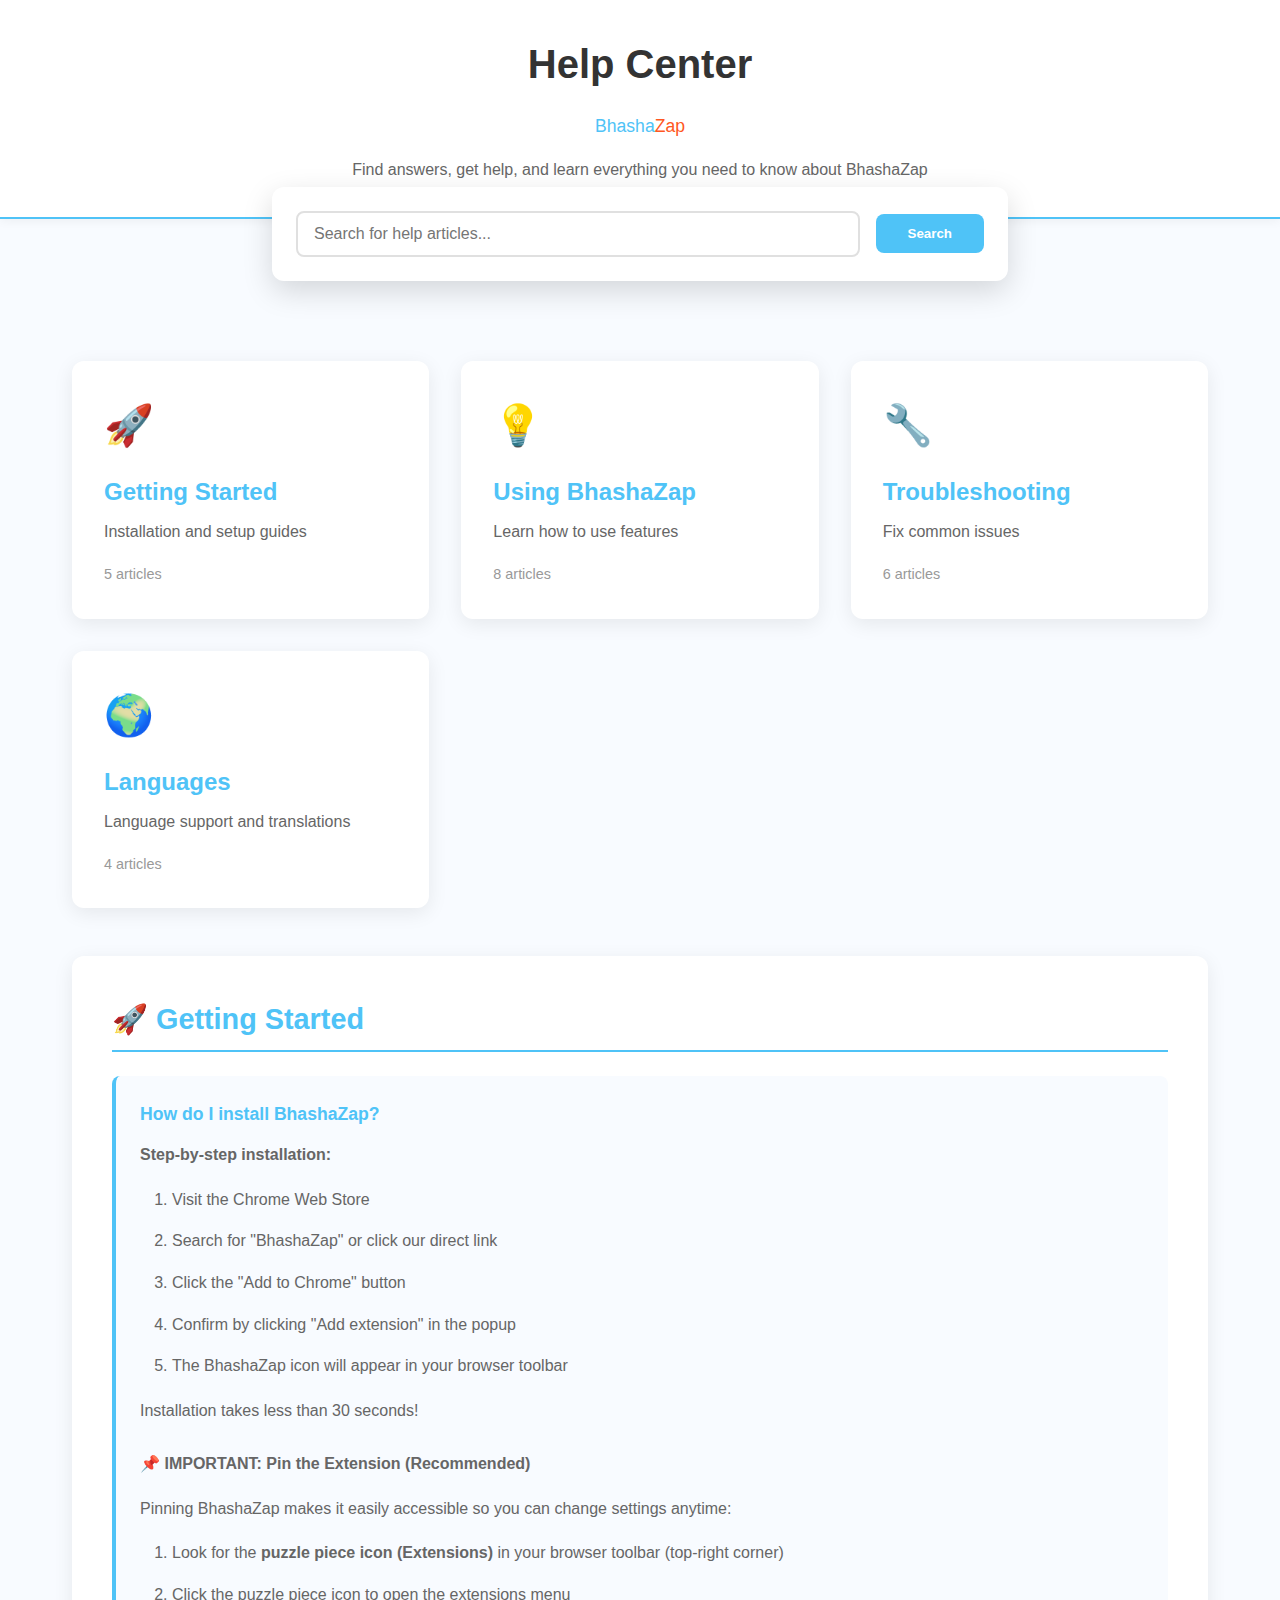
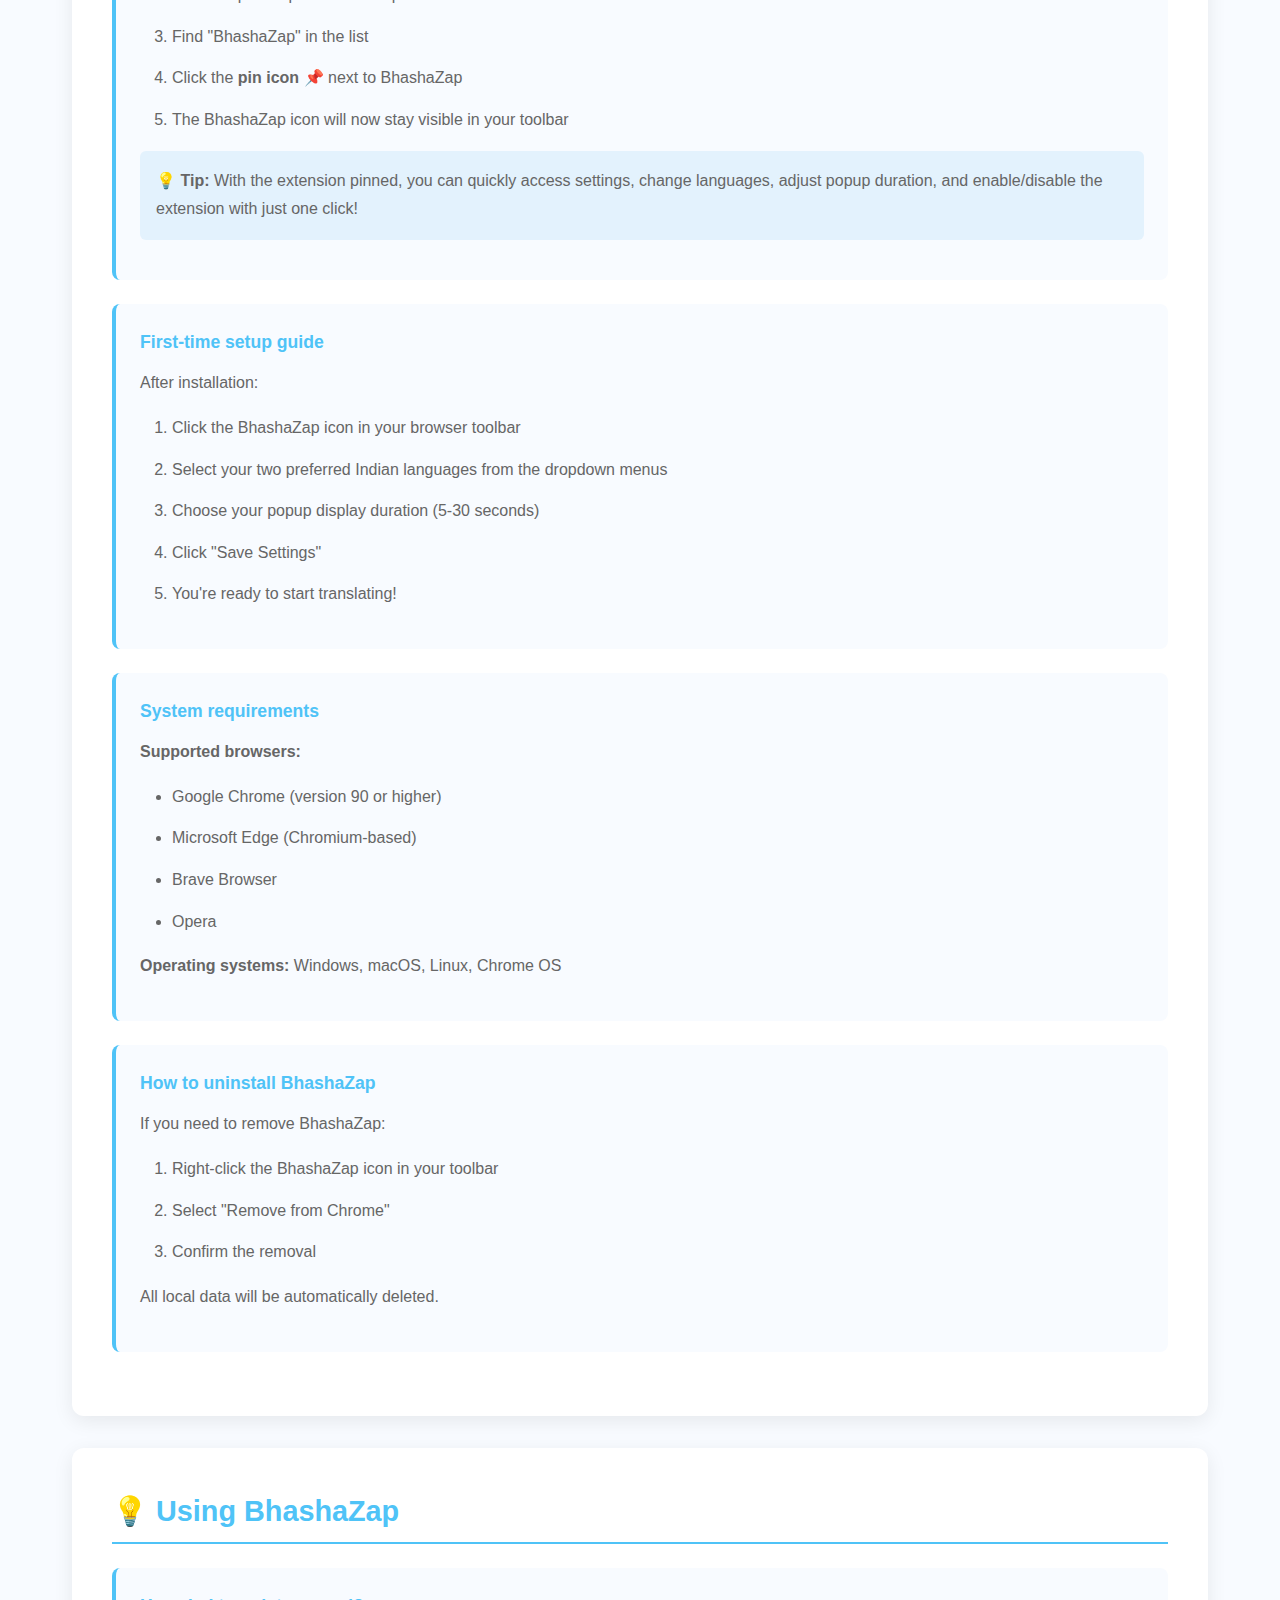
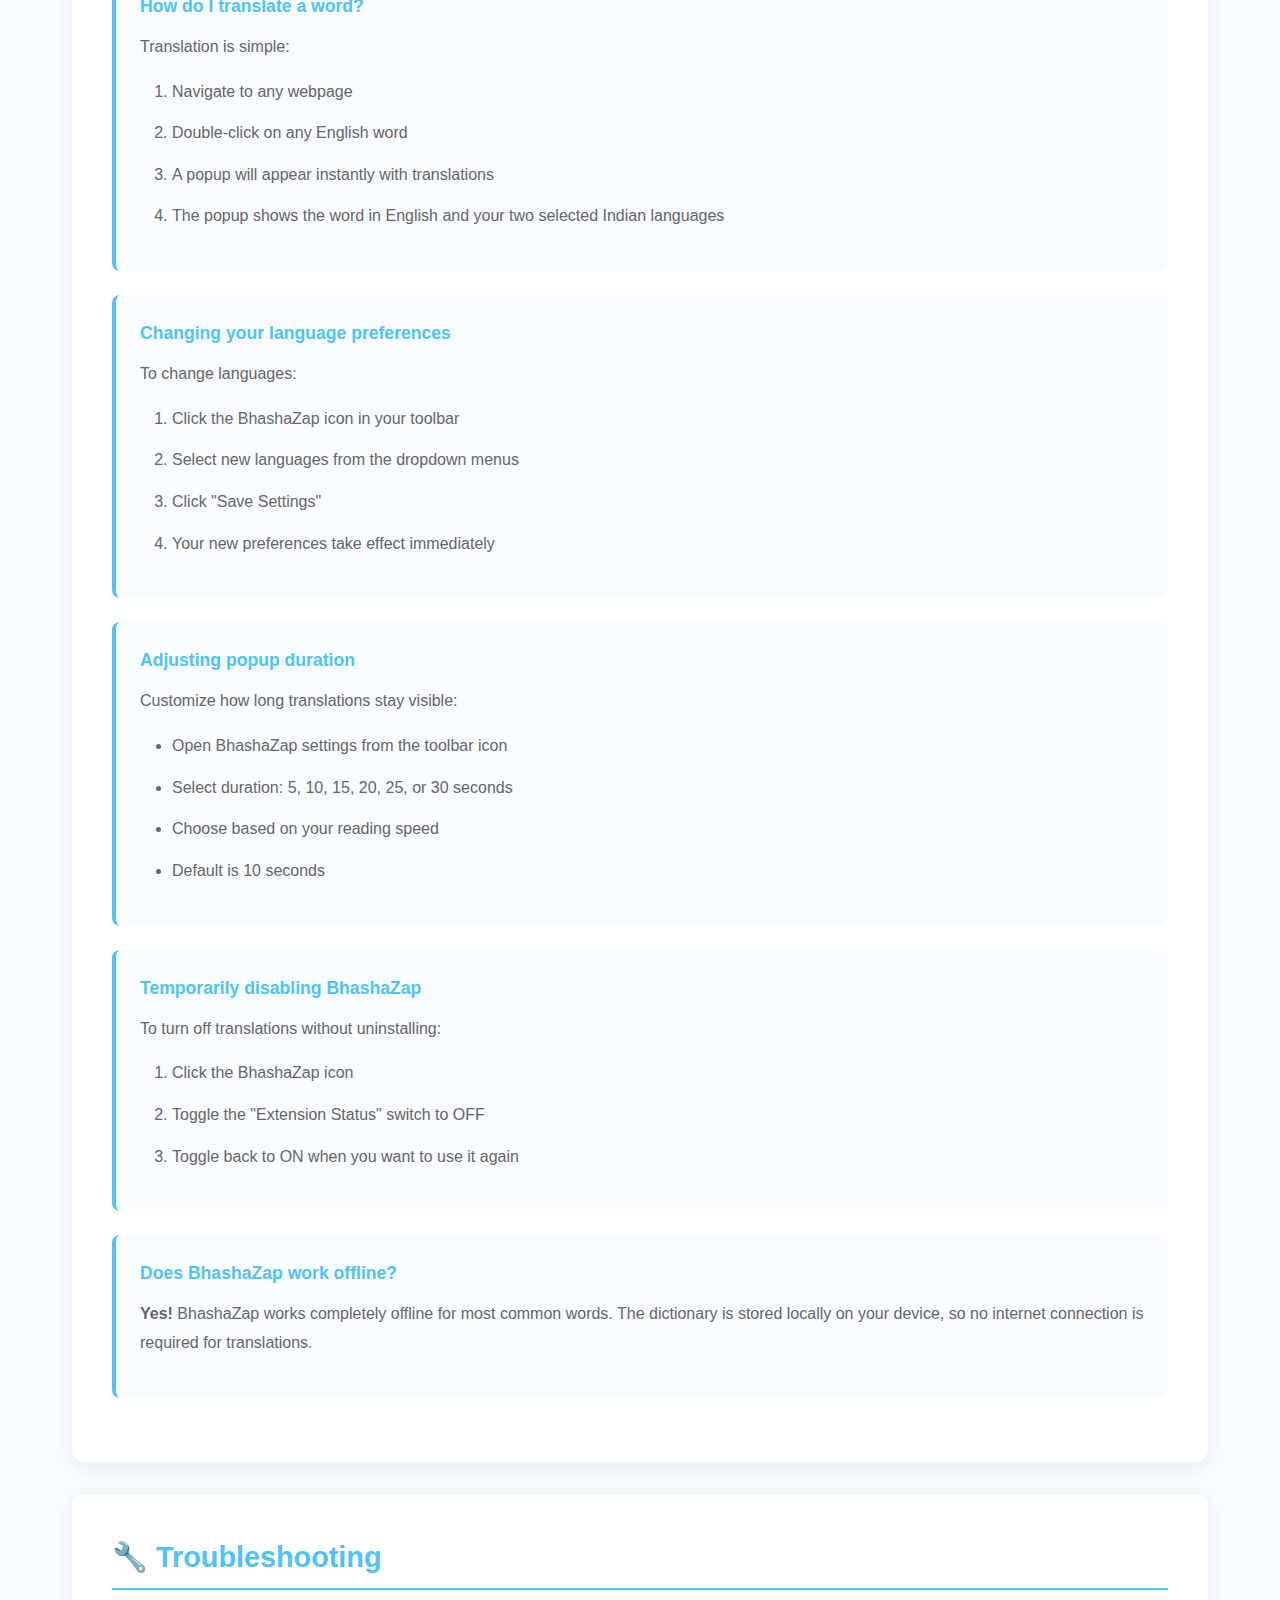
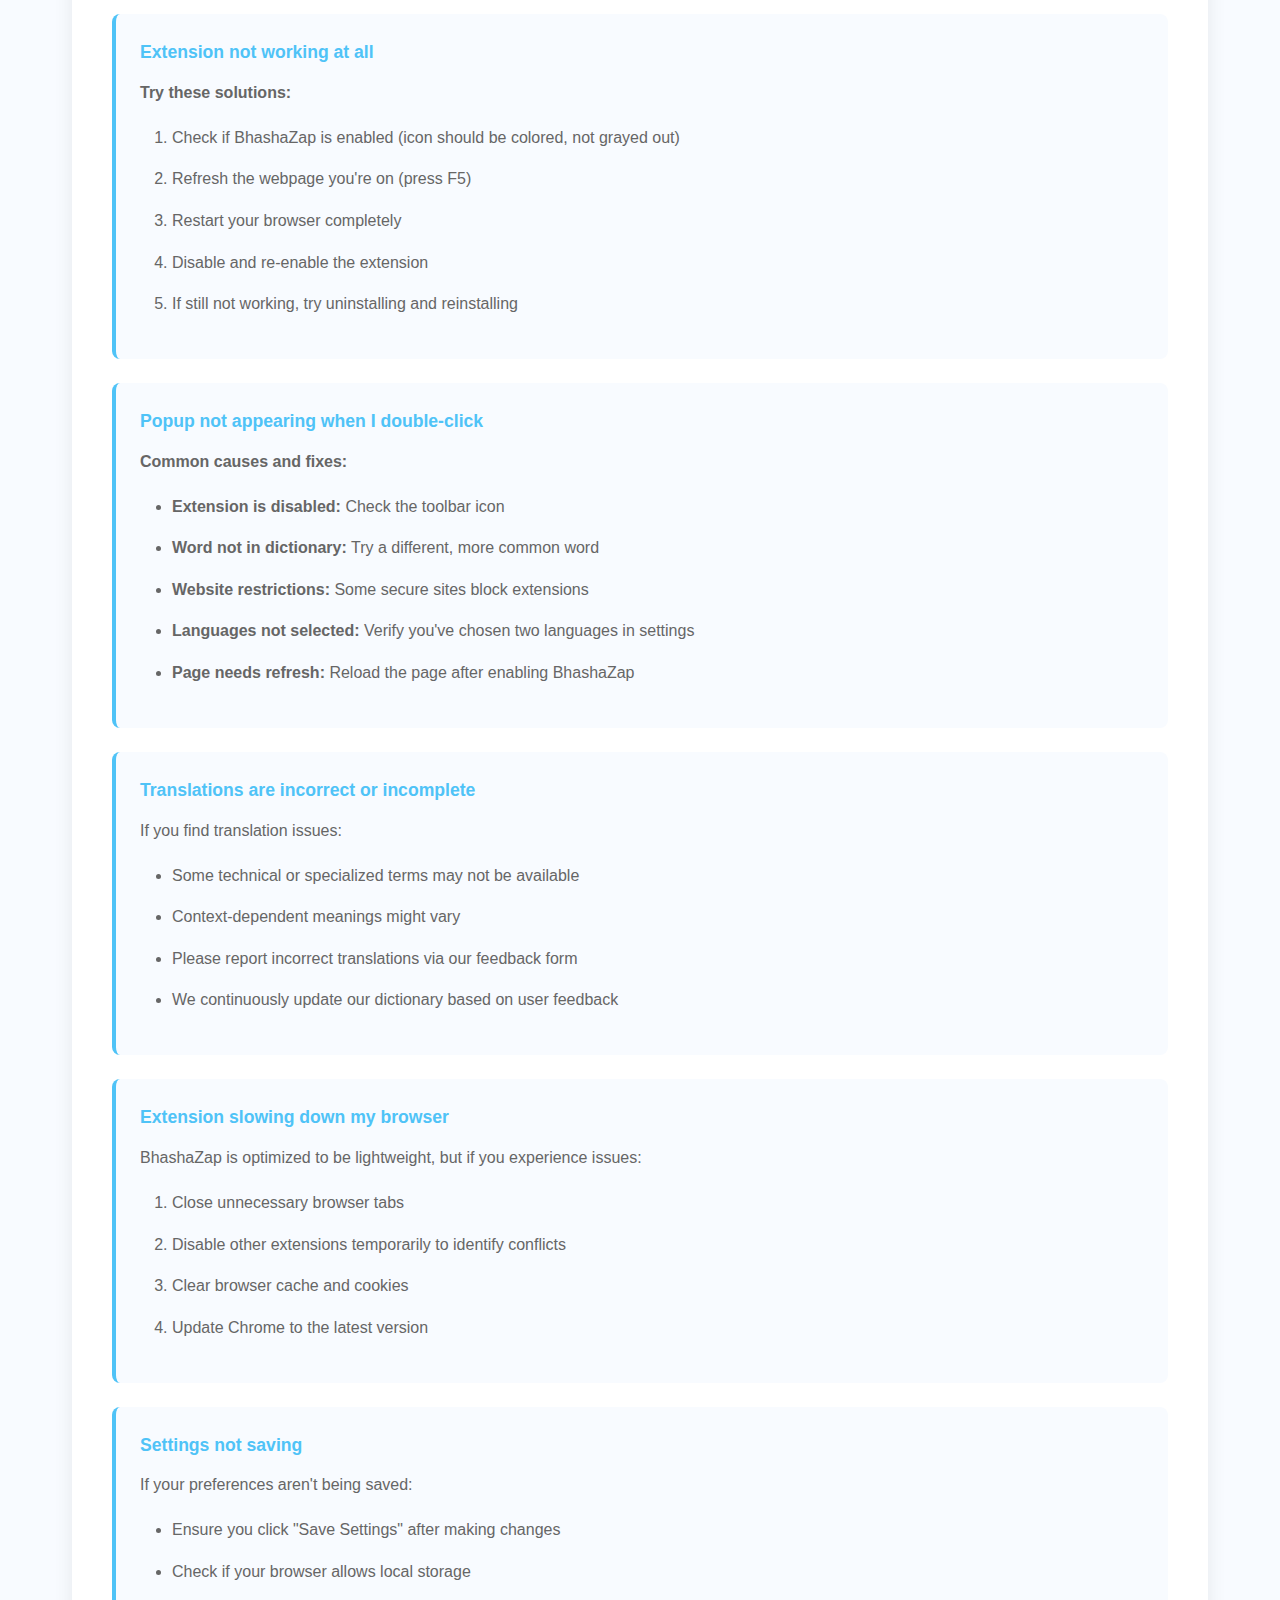
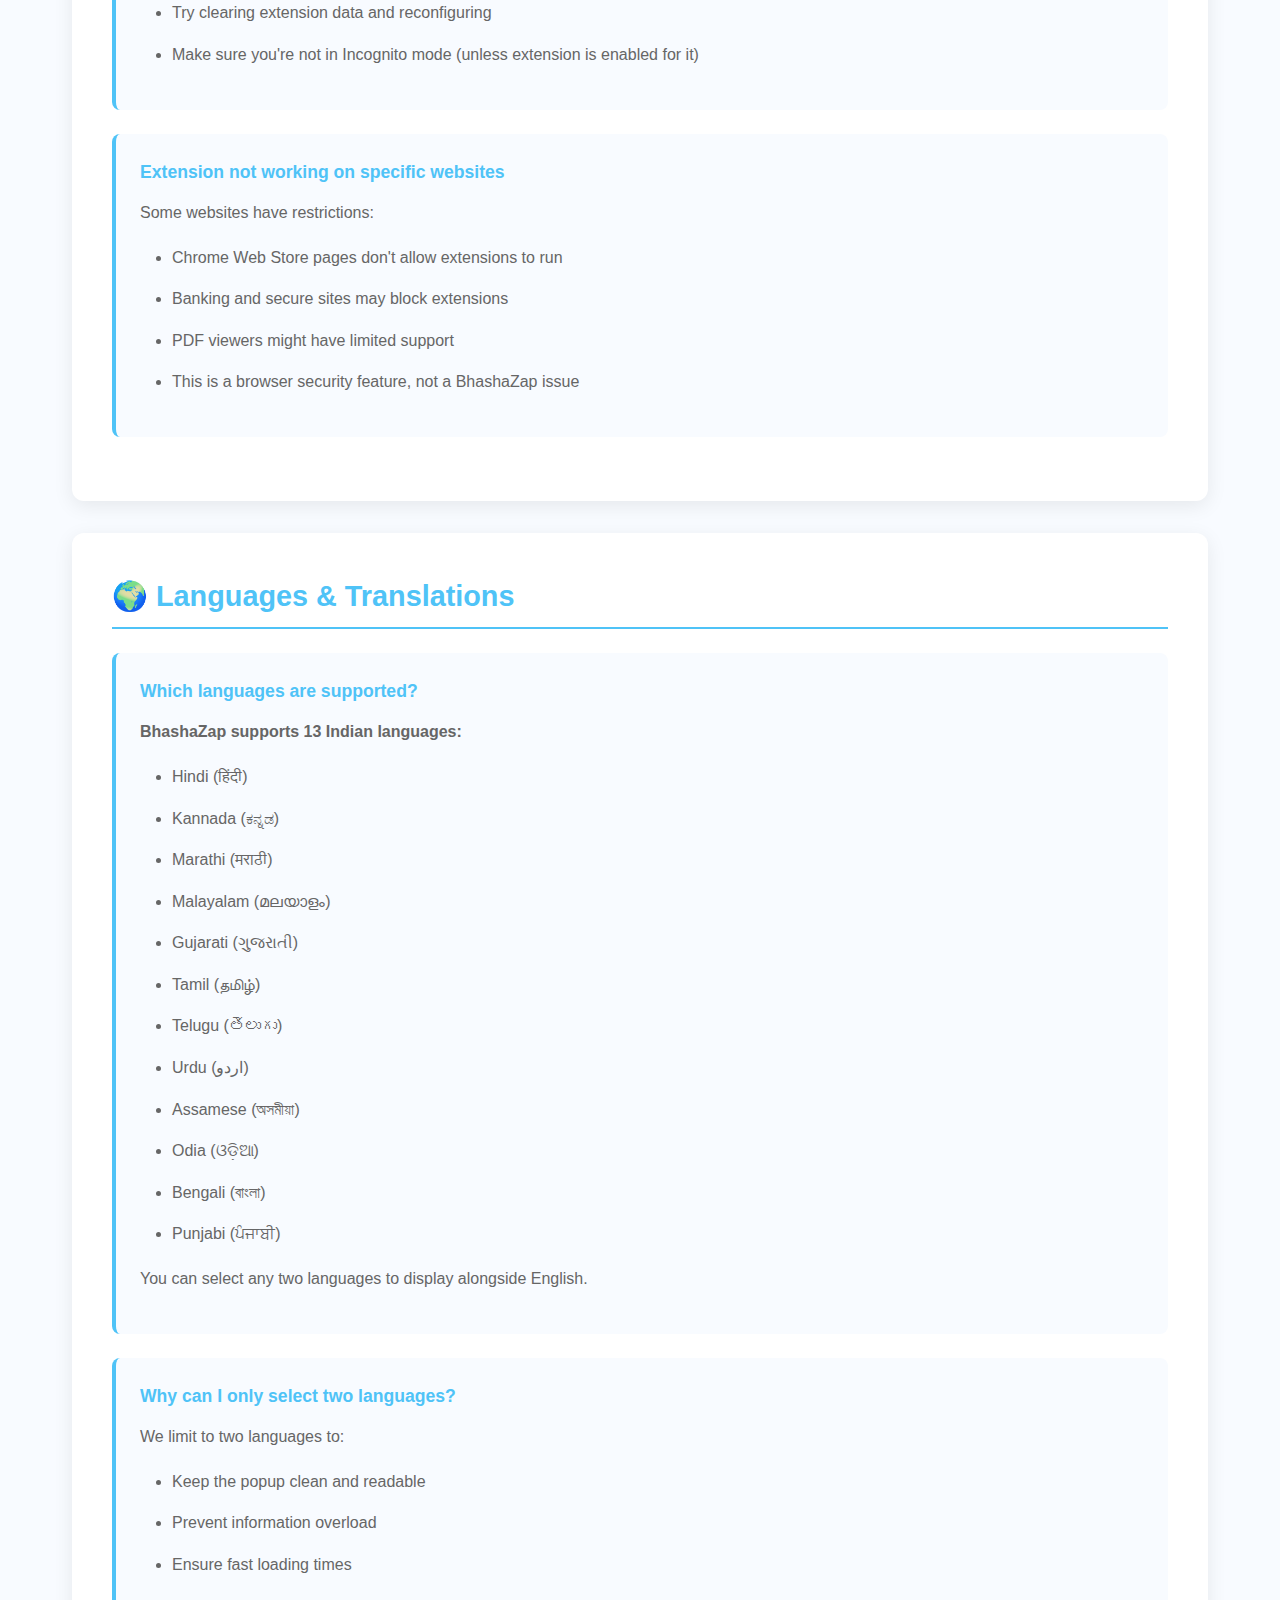
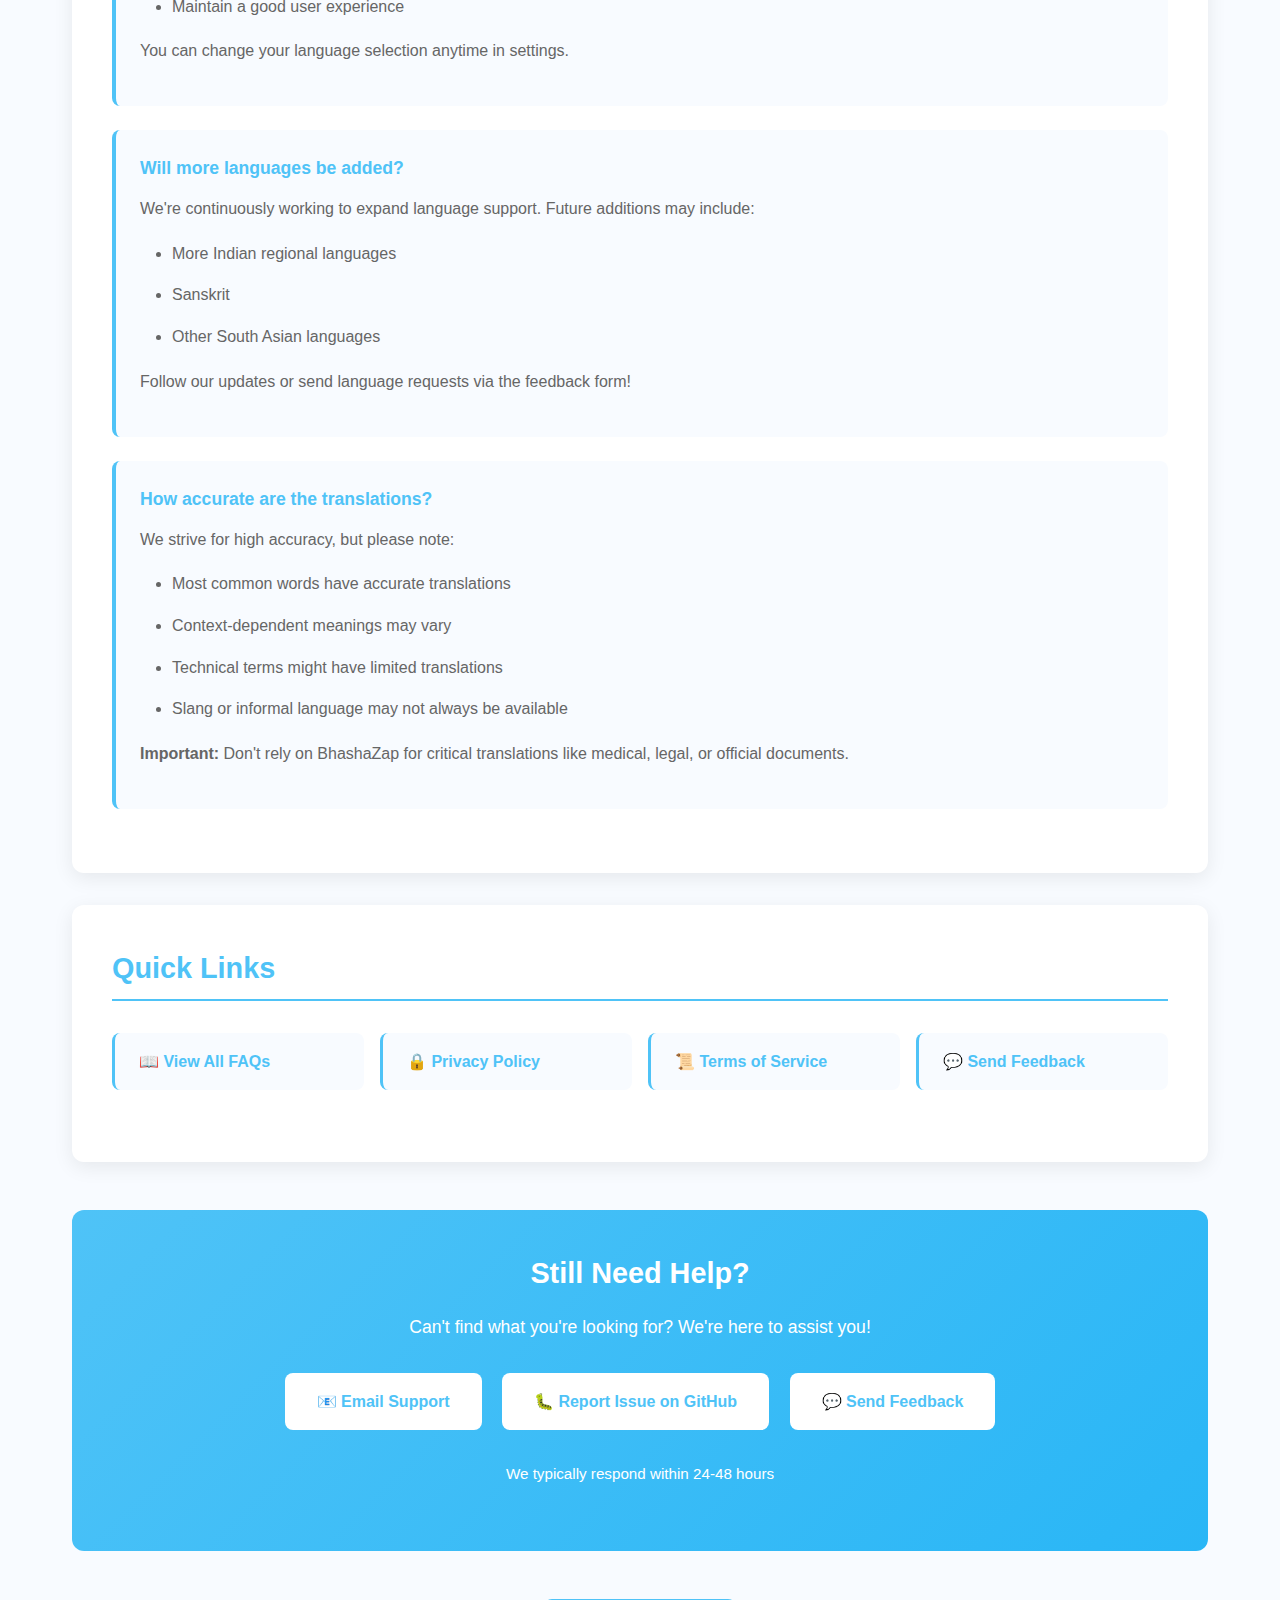
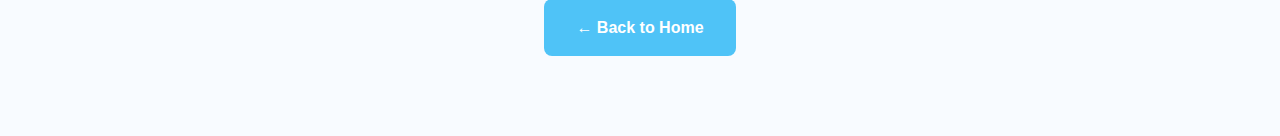
<file: help-center.html>
<!DOCTYPE html>
<html lang="en">
<head>
    <meta charset="UTF-8">
    <meta name="viewport" content="width=device-width, initial-scale=1.0">
    <title>Help Center - BhashaZap</title>
    
    <!-- Favicon and PWA -->
    <link rel="icon" type="image/png" sizes="16x16" href="/assets/images/favicon-16x16.png">
    <link rel="icon" type="image/png" sizes="32x32" href="/assets/images/favicon-32x32.png">
    <link rel="apple-touch-icon" sizes="192x192" href="/assets/images/android-chrome-192x192.png">
    <link rel="manifest" href="/manifest.json">
    <meta name="theme-color" content="#4FC3F7">
    
    <style>
        * {
            margin: 0;
            padding: 0;
            box-sizing: border-box;
        }

        body {
            font-family: -apple-system, BlinkMacSystemFont, 'Segoe UI', 'Roboto', sans-serif;
            line-height: 1.6;
            color: #333;
            background: #f8fbff;
        }

        .header {
            background: white;
            padding: 2rem;
            text-align: center;
            border-bottom: 2px solid #4FC3F7;
            box-shadow: 0 2px 10px rgba(0,0,0,0.05);
        }

        .header h1 {
            font-size: 2.5rem;
            margin-bottom: 0.5rem;
            color: #333;
        }

        .header .subtitle {
            font-size: 1.1rem;
            margin: 1rem 0;
        }

        .header .description {
            color: #666;
            max-width: 700px;
            margin: 1rem auto 0;
            line-height: 1.8;
        }

        .search-container {
            max-width: 800px;
            margin: -2rem auto 3rem;
            padding: 0 2rem;
            position: relative;
            z-index: 10;
        }

        .search-box {
            background: white;
            border-radius: 12px;
            box-shadow: 0 10px 30px rgba(0,0,0,0.15);
            padding: 1.5rem;
            display: flex;
            gap: 1rem;
            align-items: center;
        }

        .search-box input {
            flex: 1;
            border: 2px solid #e0e0e0;
            padding: 0.75rem 1rem;
            border-radius: 8px;
            font-size: 1rem;
            transition: border-color 0.3s;
        }

        .search-box input:focus {
            outline: none;
            border-color: #4FC3F7;
        }

        .search-btn {
            background: #4FC3F7;
            color: white;
            border: none;
            padding: 0.75rem 2rem;
            border-radius: 8px;
            font-weight: 600;
            cursor: pointer;
            transition: all 0.3s;
        }

        .search-btn:hover {
            background: #29B6F6;
        }

        .container {
            max-width: 1200px;
            margin: 0 auto;
            padding: 2rem;
        }

        .categories {
            display: grid;
            grid-template-columns: repeat(auto-fit, minmax(280px, 1fr));
            gap: 2rem;
            margin-bottom: 3rem;
        }

        .category-card {
            background: white;
            border-radius: 12px;
            padding: 2rem;
            box-shadow: 0 5px 20px rgba(0, 0, 0, 0.08);
            transition: transform 0.3s, box-shadow 0.3s;
            cursor: pointer;
        }

        .category-card:hover {
            transform: translateY(-5px);
            box-shadow: 0 10px 30px rgba(79, 195, 247, 0.2);
        }

        .category-icon {
            font-size: 2.5rem;
            margin-bottom: 1rem;
        }

        .category-card h3 {
            color: #4FC3F7;
            font-size: 1.5rem;
            margin-bottom: 0.5rem;
        }

        .category-card p {
            color: #666;
            margin-bottom: 1rem;
        }

        .category-card .article-count {
            color: #999;
            font-size: 0.9rem;
        }

        .help-section {
            background: white;
            border-radius: 12px;
            padding: 2.5rem;
            margin-bottom: 2rem;
            box-shadow: 0 5px 20px rgba(0, 0, 0, 0.08);
        }

        .help-section h2 {
            color: #4FC3F7;
            font-size: 1.8rem;
            margin-bottom: 1.5rem;
            border-bottom: 2px solid #4FC3F7;
            padding-bottom: 0.5rem;
        }

        .help-section h3 {
            color: #333;
            font-size: 1.3rem;
            margin: 1.5rem 0 1rem;
        }

        .help-section p {
            color: #666;
            line-height: 1.8;
            margin-bottom: 1rem;
        }

        .help-section ul, .help-section ol {
            margin: 1rem 0 1rem 2rem;
            color: #666;
        }

        .help-section li {
            margin-bottom: 0.8rem;
            line-height: 1.8;
        }

        .help-article {
            background: #f8fbff;
            padding: 1.5rem;
            border-radius: 8px;
            border-left: 4px solid #4FC3F7;
            margin-bottom: 1.5rem;
        }

        .help-article h4 {
            color: #4FC3F7;
            margin-bottom: 0.8rem;
            font-size: 1.1rem;
        }

        .help-article p {
            color: #666;
            line-height: 1.8;
        }

        .contact-box {
            background: linear-gradient(135deg, #4FC3F7, #29B6F6);
            color: white;
            padding: 2.5rem;
            border-radius: 12px;
            text-align: center;
            margin-top: 3rem;
        }

        .contact-box h3 {
            font-size: 1.8rem;
            margin-bottom: 1rem;
        }

        .contact-box p {
            font-size: 1.1rem;
            margin-bottom: 1.5rem;
        }

        .contact-box a {
            display: inline-block;
            background: white;
            color: #4FC3F7;
            padding: 1rem 2rem;
            border-radius: 8px;
            text-decoration: none;
            font-weight: 600;
            transition: all 0.3s;
            margin: 0.5rem;
        }

        .contact-box a:hover {
            transform: translateY(-2px);
            box-shadow: 0 5px 15px rgba(0,0,0,0.2);
        }

        .back-link {
            text-align: center;
            margin: 3rem 0;
        }

        .back-link a {
            display: inline-block;
            background: #4FC3F7;
            color: white;
            padding: 1rem 2rem;
            border-radius: 8px;
            text-decoration: none;
            font-weight: 600;
            transition: all 0.3s;
        }

        .back-link a:hover {
            background: #29B6F6;
            transform: translateY(-2px);
        }

        .quick-links {
            display: grid;
            grid-template-columns: repeat(auto-fit, minmax(250px, 1fr));
            gap: 1rem;
            margin: 2rem 0;
        }

        .quick-link {
            background: #f8fbff;
            padding: 1rem 1.5rem;
            border-radius: 8px;
            border-left: 3px solid #4FC3F7;
            transition: all 0.3s;
            cursor: pointer;
        }

        .quick-link:hover {
            background: white;
            box-shadow: 0 3px 10px rgba(79, 195, 247, 0.2);
            transform: translateX(5px);
        }

        .quick-link a {
            color: #4FC3F7;
            text-decoration: none;
            font-weight: 600;
        }
    </style>
</head>
<body>
    <div class="header">
        <h1>Help Center</h1>
        <p class="subtitle"><span style="color: #4FC3F7;">Bhasha</span><span style="color: #FF5722;">Zap</span></p>
        <p class="description">Find answers, get help, and learn everything you need to know about BhashaZap</p>
    </div>

    <div class="search-container">
        <div class="search-box">
            <input type="text" id="searchInput" placeholder="Search for help articles..." />
            <button class="search-btn" onclick="searchHelp()">Search</button>
        </div>
    </div>

    <div class="container">
        <div class="categories">
            <div class="category-card" onclick="scrollToSection('getting-started')">
                <div class="category-icon">🚀</div>
                <h3>Getting Started</h3>
                <p>Installation and setup guides</p>
                <span class="article-count">5 articles</span>
            </div>

            <div class="category-card" onclick="scrollToSection('using-bhashazap')">
                <div class="category-icon">💡</div>
                <h3>Using BhashaZap</h3>
                <p>Learn how to use features</p>
                <span class="article-count">8 articles</span>
            </div>

            <div class="category-card" onclick="scrollToSection('troubleshooting')">
                <div class="category-icon">🔧</div>
                <h3>Troubleshooting</h3>
                <p>Fix common issues</p>
                <span class="article-count">6 articles</span>
            </div>

            <div class="category-card" onclick="scrollToSection('languages')">
                <div class="category-icon">🌍</div>
                <h3>Languages</h3>
                <p>Language support and translations</p>
                <span class="article-count">4 articles</span>
            </div>
        </div>

        <!-- Getting Started Section -->
        <div class="help-section" id="getting-started">
            <h2>🚀 Getting Started</h2>

            <div class="help-article">
                <h4>How do I install BhashaZap?</h4>
                <p><strong>Step-by-step installation:</strong></p>
                <ol>
                    <li>Visit the Chrome Web Store</li>
                    <li>Search for "BhashaZap" or click our direct link</li>
                    <li>Click the "Add to Chrome" button</li>
                    <li>Confirm by clicking "Add extension" in the popup</li>
                    <li>The BhashaZap icon will appear in your browser toolbar</li>
                </ol>
                <p>Installation takes less than 30 seconds!</p>
                
                <p style="margin-top: 1.5rem;"><strong>📌 IMPORTANT: Pin the Extension (Recommended)</strong></p>
                <p>Pinning BhashaZap makes it easily accessible so you can change settings anytime:</p>
                <ol>
                    <li>Look for the <strong>puzzle piece icon (Extensions)</strong> in your browser toolbar (top-right corner)</li>
                    <li>Click the puzzle piece icon to open the extensions menu</li>
                    <li>Find "BhashaZap" in the list</li>
                    <li>Click the <strong>pin icon 📌</strong> next to BhashaZap</li>
                    <li>The BhashaZap icon will now stay visible in your toolbar</li>
                </ol>
                <p style="background: #e3f2fd; padding: 1rem; border-radius: 6px; margin-top: 1rem;"><strong>💡 Tip:</strong> With the extension pinned, you can quickly access settings, change languages, adjust popup duration, and enable/disable the extension with just one click!</p>
            </div>

            <div class="help-article">
                <h4>First-time setup guide</h4>
                <p>After installation:</p>
                <ol>
                    <li>Click the BhashaZap icon in your browser toolbar</li>
                    <li>Select your two preferred Indian languages from the dropdown menus</li>
                    <li>Choose your popup display duration (5-30 seconds)</li>
                    <li>Click "Save Settings"</li>
                    <li>You're ready to start translating!</li>
                </ol>
            </div>

            <div class="help-article">
                <h4>System requirements</h4>
                <p><strong>Supported browsers:</strong></p>
                <ul>
                    <li>Google Chrome (version 90 or higher)</li>
                    <li>Microsoft Edge (Chromium-based)</li>
                    <li>Brave Browser</li>
                    <li>Opera</li>
                </ul>
                <p><strong>Operating systems:</strong> Windows, macOS, Linux, Chrome OS</p>
            </div>

            <div class="help-article">
                <h4>How to uninstall BhashaZap</h4>
                <p>If you need to remove BhashaZap:</p>
                <ol>
                    <li>Right-click the BhashaZap icon in your toolbar</li>
                    <li>Select "Remove from Chrome"</li>
                    <li>Confirm the removal</li>
                </ol>
                <p>All local data will be automatically deleted.</p>
            </div>
        </div>

        <!-- Using BhashaZap Section -->
        <div class="help-section" id="using-bhashazap">
            <h2>💡 Using BhashaZap</h2>

            <div class="help-article">
                <h4>How do I translate a word?</h4>
                <p>Translation is simple:</p>
                <ol>
                    <li>Navigate to any webpage</li>
                    <li>Double-click on any English word</li>
                    <li>A popup will appear instantly with translations</li>
                    <li>The popup shows the word in English and your two selected Indian languages</li>
                </ol>
            </div>

            <div class="help-article">
                <h4>Changing your language preferences</h4>
                <p>To change languages:</p>
                <ol>
                    <li>Click the BhashaZap icon in your toolbar</li>
                    <li>Select new languages from the dropdown menus</li>
                    <li>Click "Save Settings"</li>
                    <li>Your new preferences take effect immediately</li>
                </ol>
            </div>

            <div class="help-article">
                <h4>Adjusting popup duration</h4>
                <p>Customize how long translations stay visible:</p>
                <ul>
                    <li>Open BhashaZap settings from the toolbar icon</li>
                    <li>Select duration: 5, 10, 15, 20, 25, or 30 seconds</li>
                    <li>Choose based on your reading speed</li>
                    <li>Default is 10 seconds</li>
                </ul>
            </div>

            <div class="help-article">
                <h4>Temporarily disabling BhashaZap</h4>
                <p>To turn off translations without uninstalling:</p>
                <ol>
                    <li>Click the BhashaZap icon</li>
                    <li>Toggle the "Extension Status" switch to OFF</li>
                    <li>Toggle back to ON when you want to use it again</li>
                </ol>
            </div>

            <div class="help-article">
                <h4>Does BhashaZap work offline?</h4>
                <p><strong>Yes!</strong> BhashaZap works completely offline for most common words. The dictionary is stored locally on your device, so no internet connection is required for translations.</p>
            </div>
        </div>

        <!-- Troubleshooting Section -->
        <div class="help-section" id="troubleshooting">
            <h2>🔧 Troubleshooting</h2>

            <div class="help-article">
                <h4>Extension not working at all</h4>
                <p><strong>Try these solutions:</strong></p>
                <ol>
                    <li>Check if BhashaZap is enabled (icon should be colored, not grayed out)</li>
                    <li>Refresh the webpage you're on (press F5)</li>
                    <li>Restart your browser completely</li>
                    <li>Disable and re-enable the extension</li>
                    <li>If still not working, try uninstalling and reinstalling</li>
                </ol>
            </div>

            <div class="help-article">
                <h4>Popup not appearing when I double-click</h4>
                <p><strong>Common causes and fixes:</strong></p>
                <ul>
                    <li><strong>Extension is disabled:</strong> Check the toolbar icon</li>
                    <li><strong>Word not in dictionary:</strong> Try a different, more common word</li>
                    <li><strong>Website restrictions:</strong> Some secure sites block extensions</li>
                    <li><strong>Languages not selected:</strong> Verify you've chosen two languages in settings</li>
                    <li><strong>Page needs refresh:</strong> Reload the page after enabling BhashaZap</li>
                </ul>
            </div>

            <div class="help-article">
                <h4>Translations are incorrect or incomplete</h4>
                <p>If you find translation issues:</p>
                <ul>
                    <li>Some technical or specialized terms may not be available</li>
                    <li>Context-dependent meanings might vary</li>
                    <li>Please report incorrect translations via our feedback form</li>
                    <li>We continuously update our dictionary based on user feedback</li>
                </ul>
            </div>

            <div class="help-article">
                <h4>Extension slowing down my browser</h4>
                <p>BhashaZap is optimized to be lightweight, but if you experience issues:</p>
                <ol>
                    <li>Close unnecessary browser tabs</li>
                    <li>Disable other extensions temporarily to identify conflicts</li>
                    <li>Clear browser cache and cookies</li>
                    <li>Update Chrome to the latest version</li>
                </ol>
            </div>

            <div class="help-article">
                <h4>Settings not saving</h4>
                <p>If your preferences aren't being saved:</p>
                <ul>
                    <li>Ensure you click "Save Settings" after making changes</li>
                    <li>Check if your browser allows local storage</li>
                    <li>Try clearing extension data and reconfiguring</li>
                    <li>Make sure you're not in Incognito mode (unless extension is enabled for it)</li>
                </ul>
            </div>

            <div class="help-article">
                <h4>Extension not working on specific websites</h4>
                <p>Some websites have restrictions:</p>
                <ul>
                    <li>Chrome Web Store pages don't allow extensions to run</li>
                    <li>Banking and secure sites may block extensions</li>
                    <li>PDF viewers might have limited support</li>
                    <li>This is a browser security feature, not a BhashaZap issue</li>
                </ul>
            </div>
        </div>

        <!-- Languages Section -->
        <div class="help-section" id="languages">
            <h2>🌍 Languages & Translations</h2>

            <div class="help-article">
                <h4>Which languages are supported?</h4>
                <p><strong>BhashaZap supports 13 Indian languages:</strong></p>
                <ul>
                    <li>Hindi (हिंदी)</li>
                    <li>Kannada (ಕನ್ನಡ)</li>
                    <li>Marathi (मराठी)</li>
                    <li>Malayalam (മലയാളം)</li>
                    <li>Gujarati (ગુજરાતી)</li>
                    <li>Tamil (தமிழ்)</li>
                    <li>Telugu (తెలుగు)</li>
                    <li>Urdu (اردو)</li>
                    <li>Assamese (অসমীয়া)</li>
                    <li>Odia (ଓଡ଼ିଆ)</li>
                    <li>Bengali (বাংলা)</li>
                    <li>Punjabi (ਪੰਜਾਬੀ)</li>
                </ul>
                <p>You can select any two languages to display alongside English.</p>
            </div>

            <div class="help-article">
                <h4>Why can I only select two languages?</h4>
                <p>We limit to two languages to:</p>
                <ul>
                    <li>Keep the popup clean and readable</li>
                    <li>Prevent information overload</li>
                    <li>Ensure fast loading times</li>
                    <li>Maintain a good user experience</li>
                </ul>
                <p>You can change your language selection anytime in settings.</p>
            </div>

            <div class="help-article">
                <h4>Will more languages be added?</h4>
                <p>We're continuously working to expand language support. Future additions may include:</p>
                <ul>
                    <li>More Indian regional languages</li>
                    <li>Sanskrit</li>
                    <li>Other South Asian languages</li>
                </ul>
                <p>Follow our updates or send language requests via the feedback form!</p>
            </div>

            <div class="help-article">
                <h4>How accurate are the translations?</h4>
                <p>We strive for high accuracy, but please note:</p>
                <ul>
                    <li>Most common words have accurate translations</li>
                    <li>Context-dependent meanings may vary</li>
                    <li>Technical terms might have limited translations</li>
                    <li>Slang or informal language may not always be available</li>
                </ul>
                <p><strong>Important:</strong> Don't rely on BhashaZap for critical translations like medical, legal, or official documents.</p>
            </div>
        </div>

        <!-- Quick Links -->
        <div class="help-section">
            <h2>Quick Links</h2>
            <div class="quick-links">
                <div class="quick-link">
                    <a href="faq.html">📖 View All FAQs</a>
                </div>
                <div class="quick-link">
                    <a href="privacy-policy.html">🔒 Privacy Policy</a>
                </div>
                <div class="quick-link">
                    <a href="terms-of-service.html">📜 Terms of Service</a>
                </div>
                <div class="quick-link">
                    <a href="feedback.html">💬 Send Feedback</a>
                </div>
            </div>
        </div>

        <!-- Contact Box -->
        <div class="contact-box">
            <h3>Still Need Help?</h3>
            <p>Can't find what you're looking for? We're here to assist you!</p>
            <a href="mailto:bhashazap2025@gmail.com">📧 Email Support</a>
            <a href="https://github.com/rajeevchavan-bashazap/bhashazap/issues" target="_blank">🐛 Report Issue on GitHub</a>
            <a href="feedback.html">💬 Send Feedback</a>
            <p style="margin-top: 1.5rem; font-size: 0.95rem;">We typically respond within 24-48 hours</p>
        </div>

        <div class="back-link">
            <a href="index.html">← Back to Home</a>
        </div>
    </div>

    <script>
        function scrollToSection(sectionId) {
            const element = document.getElementById(sectionId);
            if (element) {
                element.scrollIntoView({ behavior: 'smooth', block: 'start' });
            }
        }

        function searchHelp() {
            const searchTerm = document.getElementById('searchInput').value.toLowerCase();
            if (!searchTerm) {
                alert('Please enter a search term');
                return;
            }

            const articles = document.querySelectorAll('.help-article');
            let found = false;

            articles.forEach(article => {
                const text = article.textContent.toLowerCase();
                if (text.includes(searchTerm)) {
                    article.style.display = 'block';
                    article.style.background = '#fffacd';
                    if (!found) {
                        article.scrollIntoView({ behavior: 'smooth', block: 'center' });
                        found = true;
                    }
                    setTimeout(() => {
                        article.style.background = '#f8fbff';
                    }, 3000);
                } else {
                    article.style.display = 'block';
                }
            });

            if (!found) {
                alert('No results found for "' + searchTerm + '". Try different keywords or contact support.');
            }
        }

        document.getElementById('searchInput').addEventListener('keypress', function(e) {
            if (e.key === 'Enter') {
                searchHelp();
            }
        });
    </script>
</body>
</html>
</file>
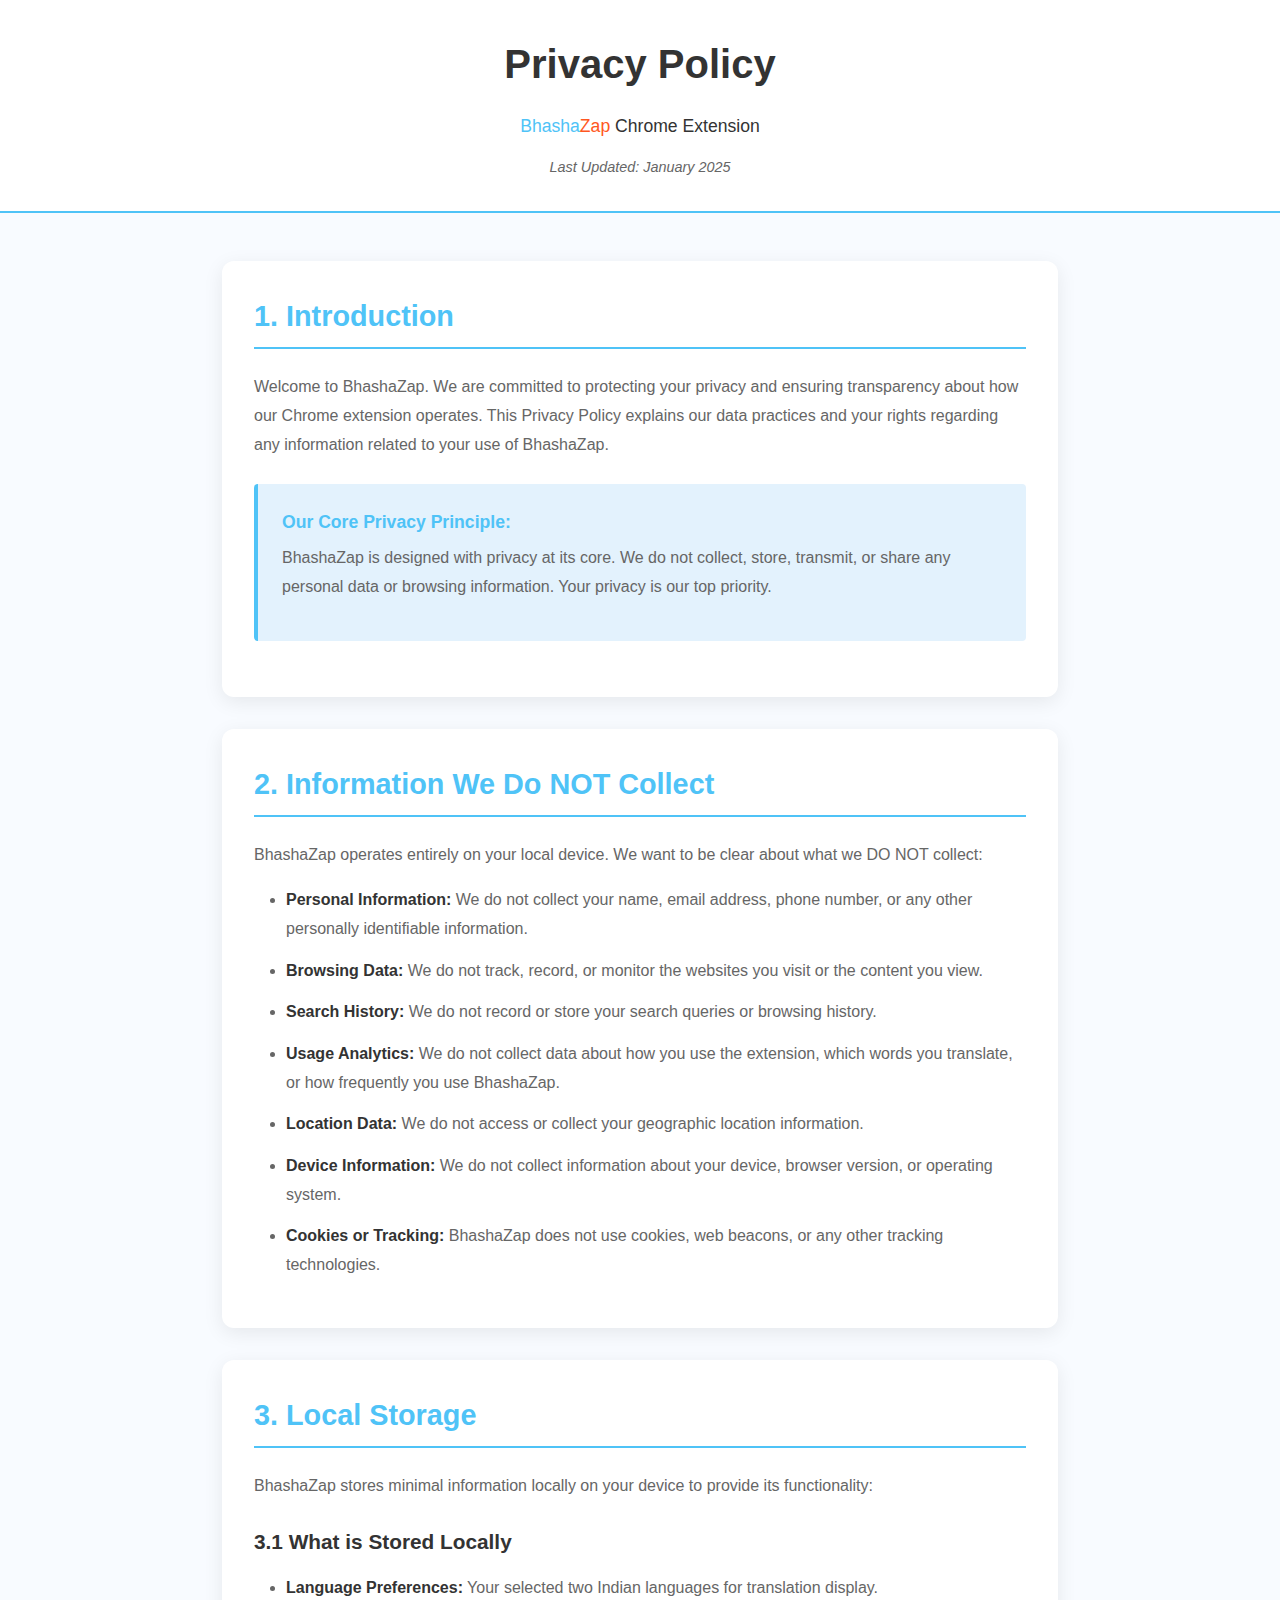
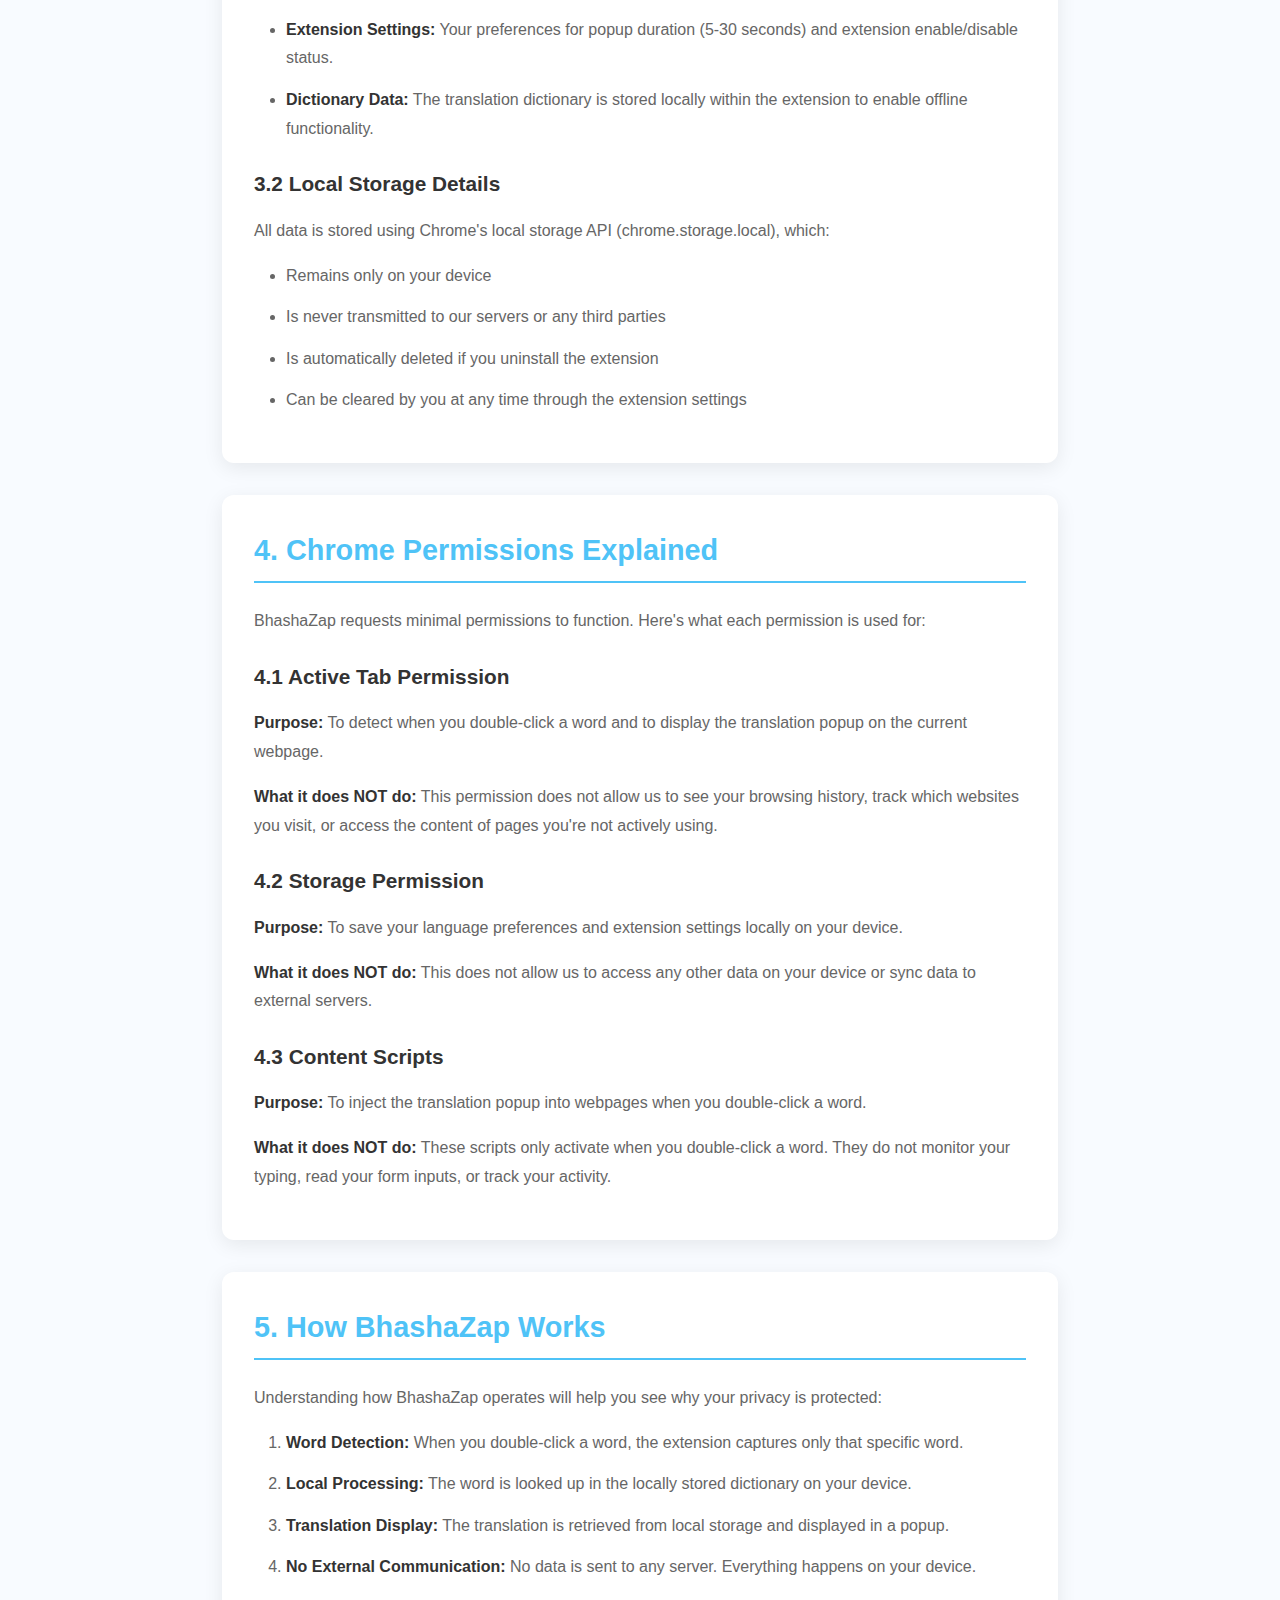
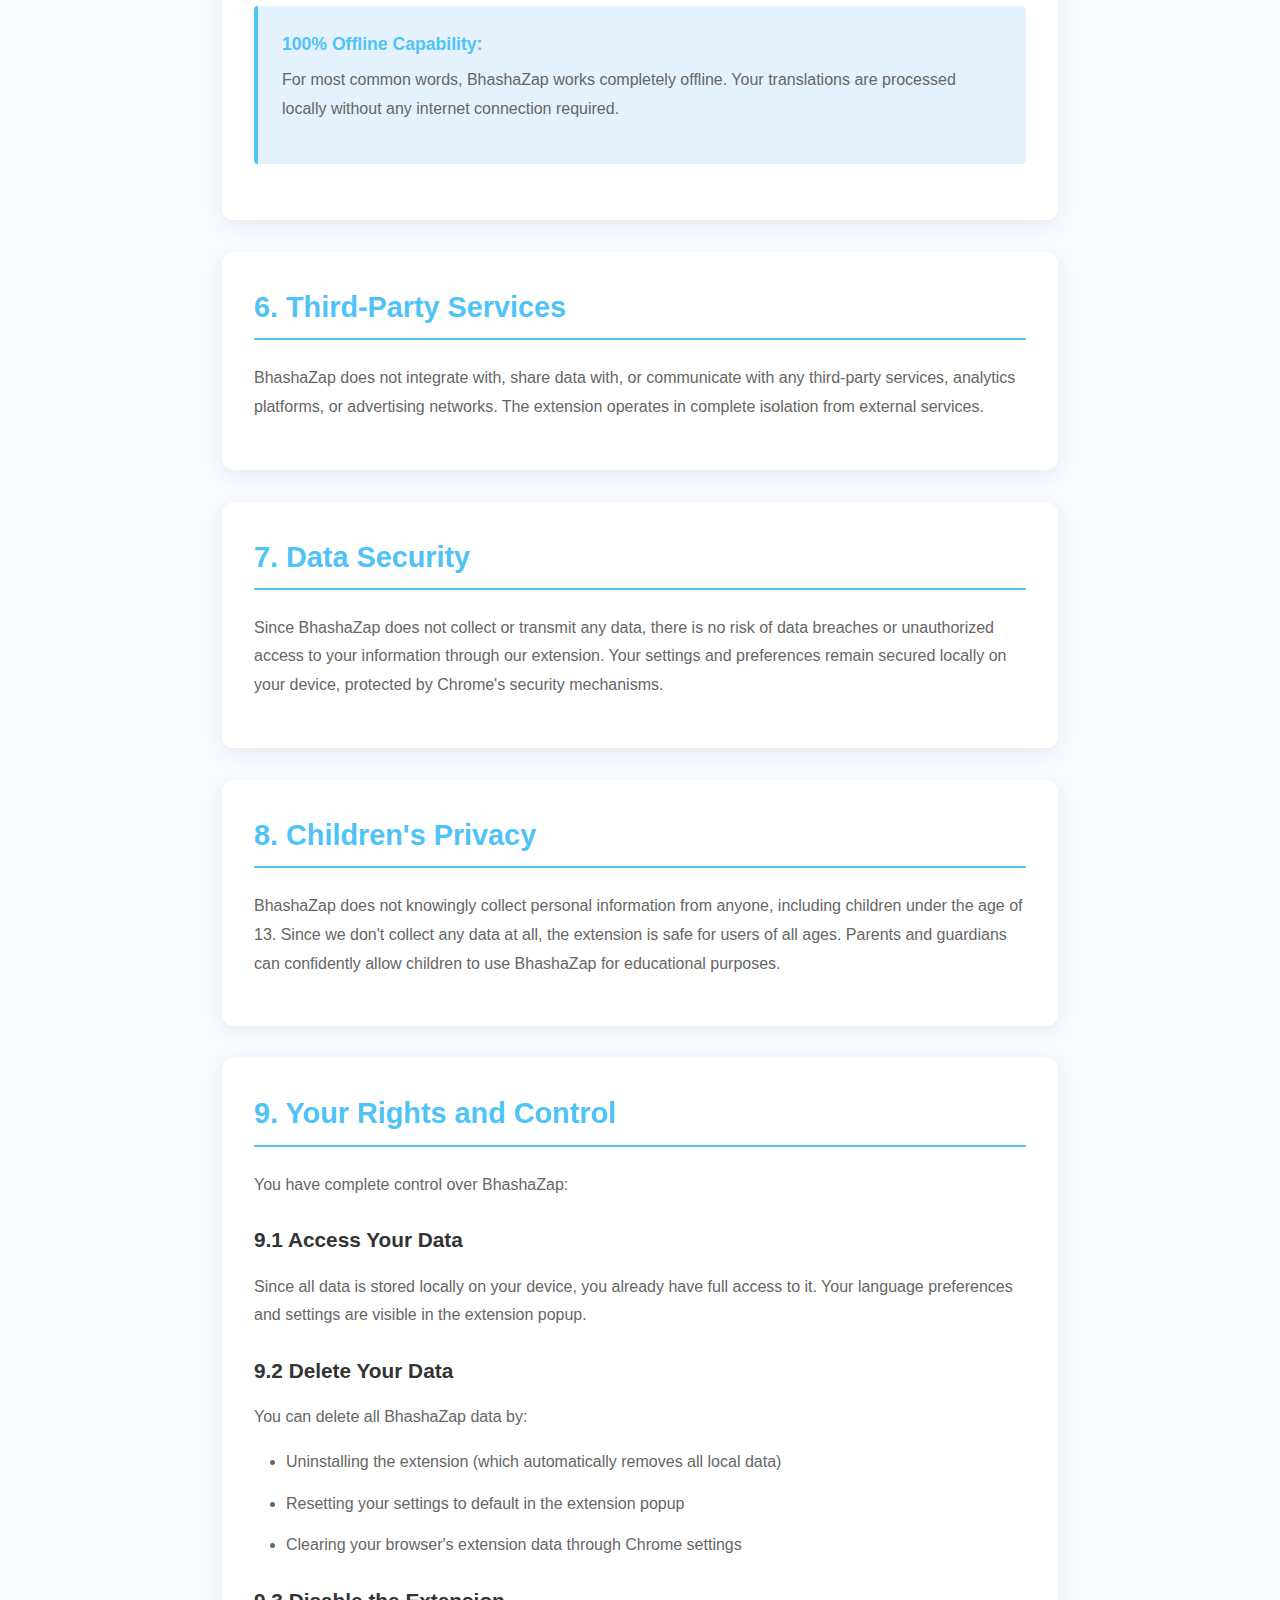
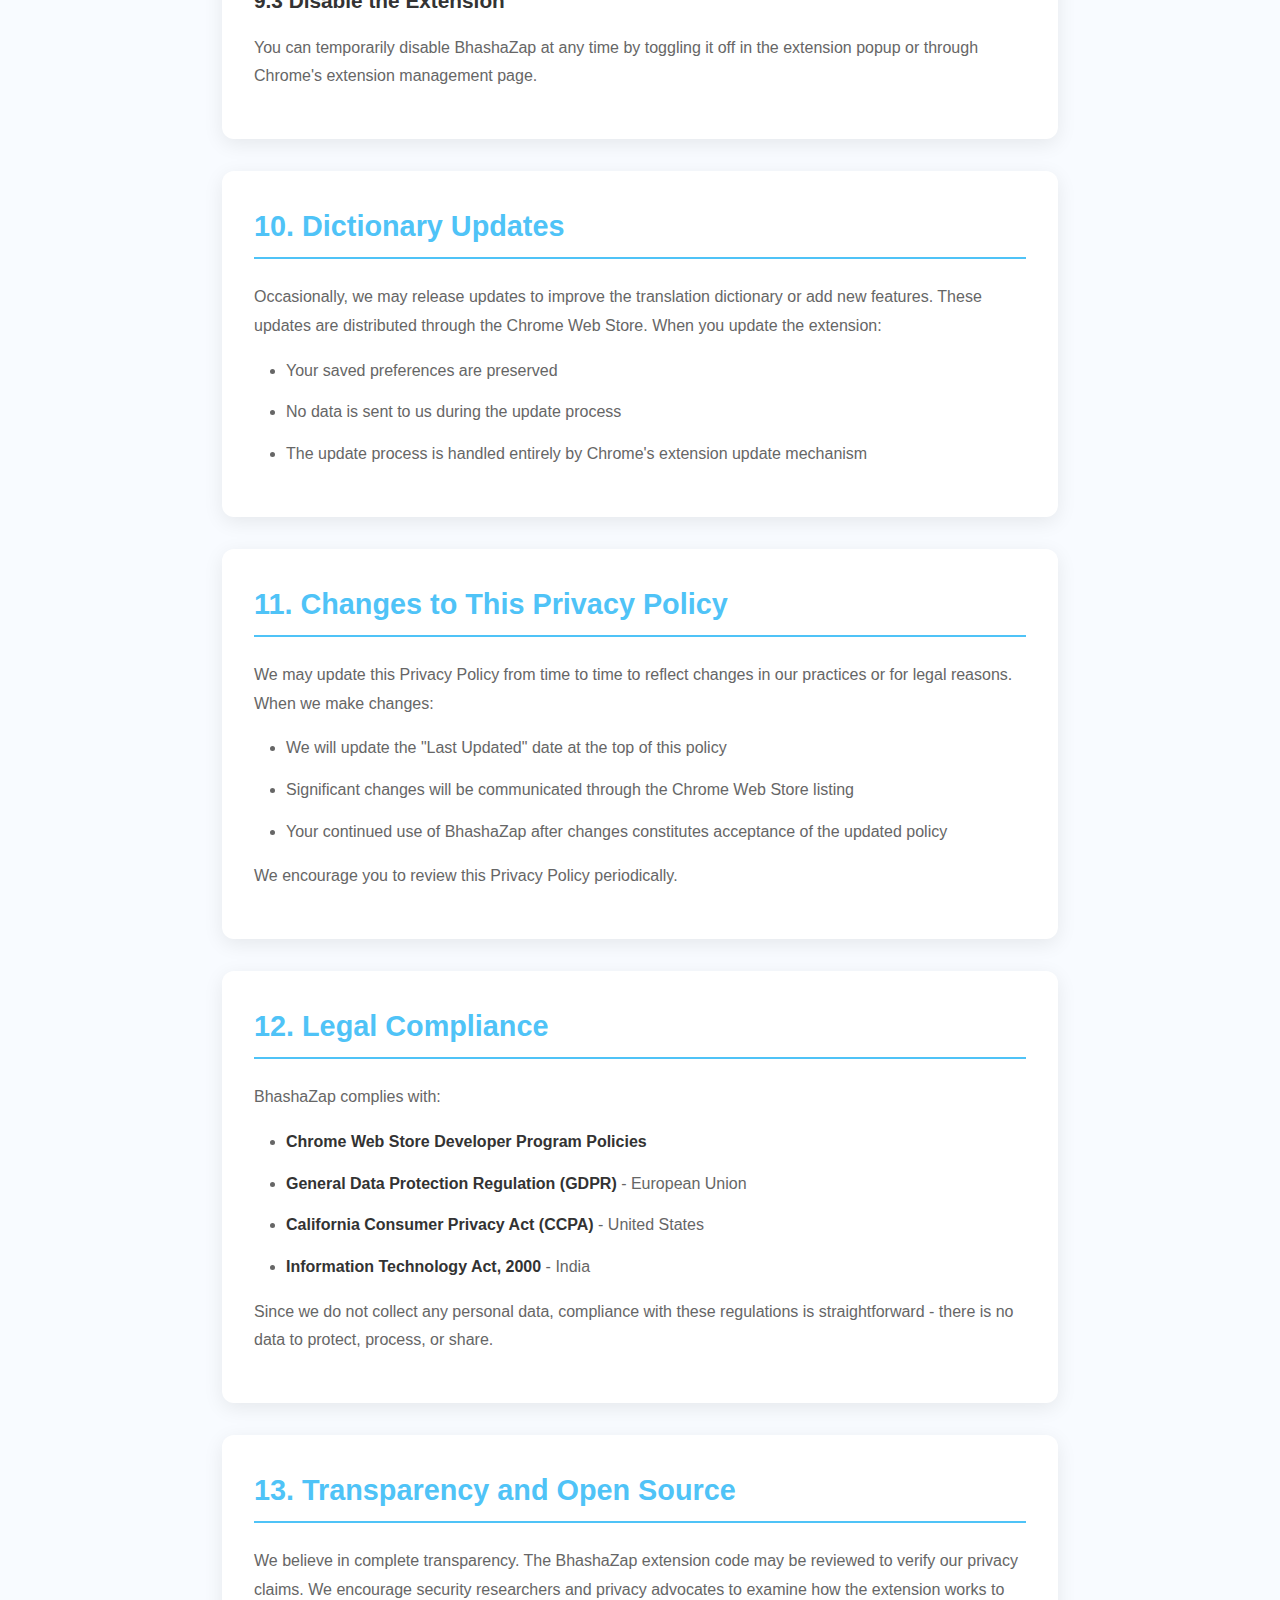
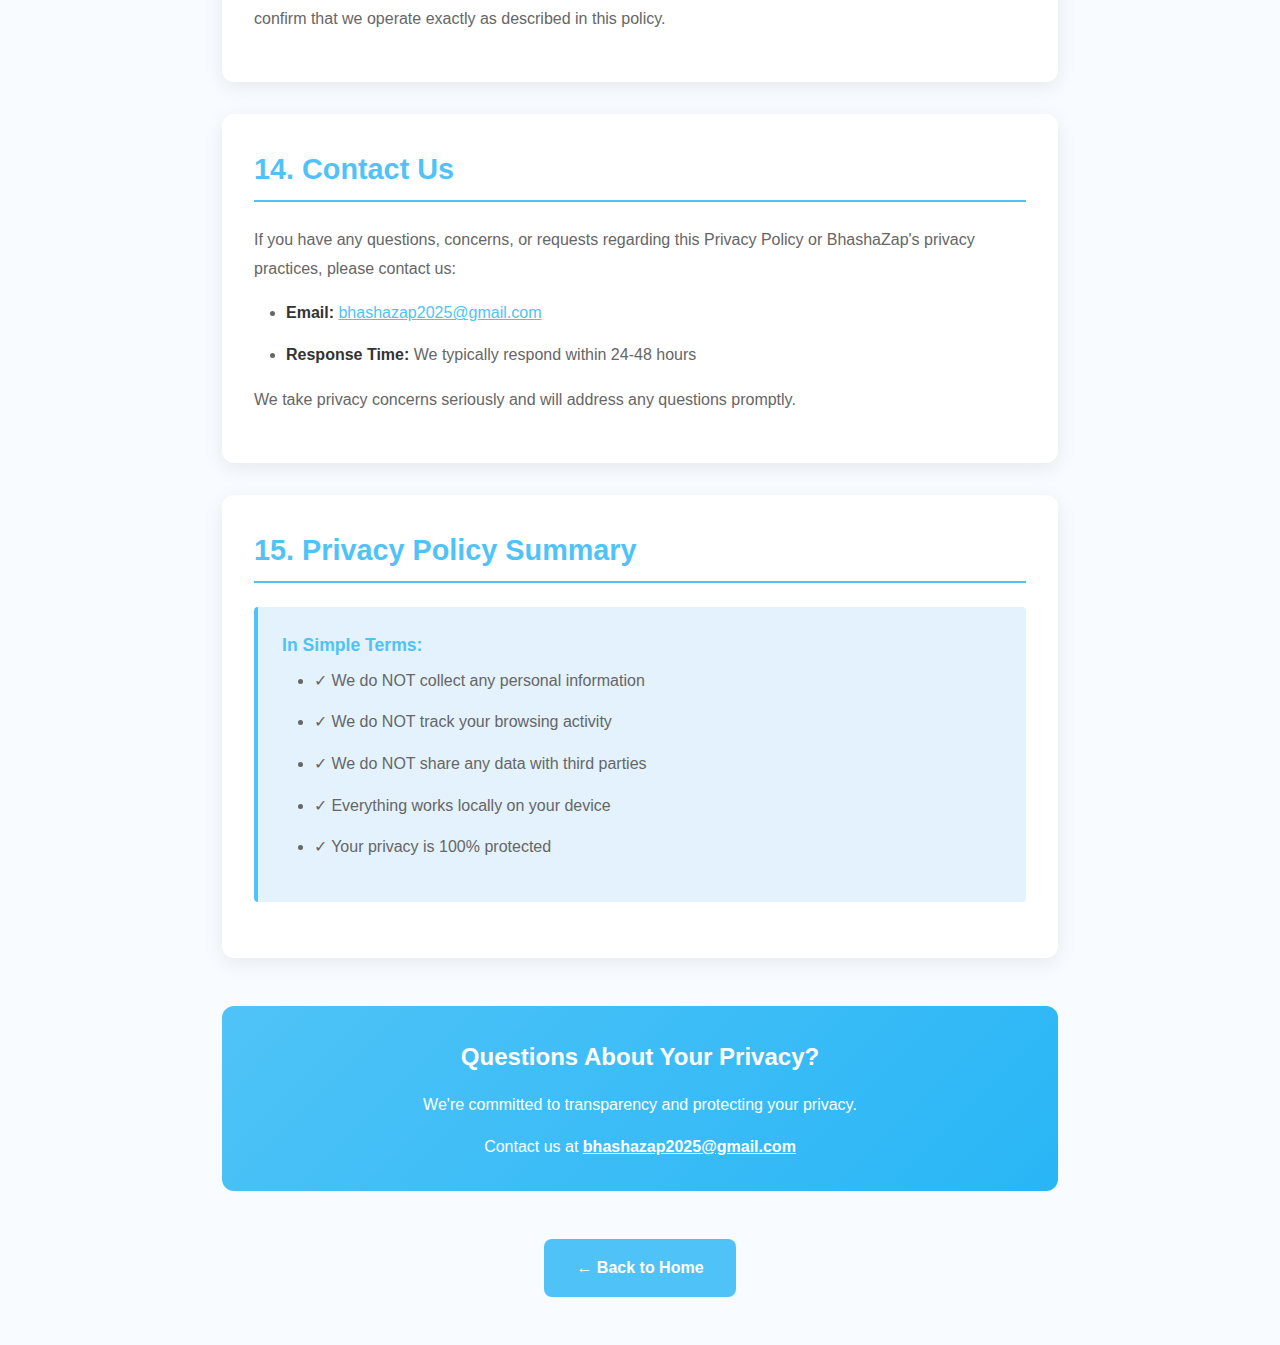
<file: privacy-policy.html>
<!DOCTYPE html>
<html lang="en">
<head>
    <meta charset="UTF-8">
    <meta name="viewport" content="width=device-width, initial-scale=1.0">
    <title>Privacy Policy - BhashaZap</title>
    
    <!-- Favicon and PWA -->
    <link rel="icon" type="image/png" sizes="16x16" href="/assets/images/favicon-16x16.png">
    <link rel="icon" type="image/png" sizes="32x32" href="/assets/images/favicon-32x32.png">
    <link rel="apple-touch-icon" sizes="192x192" href="/assets/images/android-chrome-192x192.png">
    <link rel="manifest" href="/manifest.json">
    <meta name="theme-color" content="#4FC3F7">
    
    <style>
        * {
            margin: 0;
            padding: 0;
            box-sizing: border-box;
        }

        body {
            font-family: -apple-system, BlinkMacSystemFont, 'Segoe UI', 'Roboto', sans-serif;
            line-height: 1.6;
            color: #333;
            background: #f8fbff;
        }

        .header {
            background: white;
            padding: 2rem;
            text-align: center;
            border-bottom: 2px solid #4FC3F7;
        }

        .header h1 {
            font-size: 2.5rem;
            margin-bottom: 0.5rem;
        }

        .header .last-updated {
            color: #666;
            font-size: 0.9rem;
            font-style: italic;
        }

        .container {
            max-width: 900px;
            margin: 3rem auto;
            padding: 0 2rem;
        }

        .policy-section {
            background: white;
            border-radius: 12px;
            padding: 2rem;
            margin-bottom: 2rem;
            box-shadow: 0 5px 20px rgba(0, 0, 0, 0.08);
        }

        .policy-section h2 {
            color: #4FC3F7;
            margin-bottom: 1.5rem;
            font-size: 1.8rem;
            border-bottom: 2px solid #4FC3F7;
            padding-bottom: 0.5rem;
        }

        .policy-section h3 {
            color: #333;
            margin: 1.5rem 0 1rem 0;
            font-size: 1.3rem;
        }

        .policy-section p {
            color: #666;
            line-height: 1.8;
            margin-bottom: 1rem;
        }

        .policy-section ul, .policy-section ol {
            margin: 1rem 0 1rem 2rem;
            color: #666;
        }

        .policy-section li {
            margin-bottom: 0.8rem;
            line-height: 1.8;
        }

        .highlight-box {
            background: #e3f2fd;
            border-left: 4px solid #4FC3F7;
            padding: 1.5rem;
            margin: 1.5rem 0;
            border-radius: 4px;
        }

        .highlight-box strong {
            color: #4FC3F7;
            font-size: 1.1rem;
        }

        .contact-box {
            background: linear-gradient(135deg, #4FC3F7, #29B6F6);
            color: white;
            padding: 2rem;
            border-radius: 12px;
            text-align: center;
            margin-top: 3rem;
        }

        .contact-box h3 {
            margin-bottom: 1rem;
            font-size: 1.5rem;
        }

        .contact-box a {
            color: white;
            text-decoration: underline;
            font-weight: 600;
        }

        .back-link {
            text-align: center;
            margin: 3rem 0;
        }

        .back-link a {
            display: inline-block;
            background: #4FC3F7;
            color: white;
            padding: 1rem 2rem;
            border-radius: 8px;
            text-decoration: none;
            font-weight: 600;
            transition: all 0.3s;
        }

        .back-link a:hover {
            background: #29B6F6;
            transform: translateY(-2px);
        }

        strong {
            color: #333;
        }
    </style>
</head>
<body>
    <div class="header">
        <h1>Privacy Policy</h1>
        <p style="font-size: 1.1rem; margin: 1rem 0;"><span style="color: #4FC3F7;">Bhasha</span><span style="color: #FF5722;">Zap</span> Chrome Extension</p>
        <p class="last-updated">Last Updated: January 2025</p>
    </div>

    <div class="container">
        <!-- Introduction -->
        <div class="policy-section">
            <h2>1. Introduction</h2>
            <p>Welcome to BhashaZap. We are committed to protecting your privacy and ensuring transparency about how our Chrome extension operates. This Privacy Policy explains our data practices and your rights regarding any information related to your use of BhashaZap.</p>
            
            <div class="highlight-box">
                <strong>Our Core Privacy Principle:</strong>
                <p style="margin-top: 0.5rem;">BhashaZap is designed with privacy at its core. We do not collect, store, transmit, or share any personal data or browsing information. Your privacy is our top priority.</p>
            </div>
        </div>

        <!-- Information We Collect -->
        <div class="policy-section">
            <h2>2. Information We Do NOT Collect</h2>
            <p>BhashaZap operates entirely on your local device. We want to be clear about what we DO NOT collect:</p>
            <ul>
                <li><strong>Personal Information:</strong> We do not collect your name, email address, phone number, or any other personally identifiable information.</li>
                <li><strong>Browsing Data:</strong> We do not track, record, or monitor the websites you visit or the content you view.</li>
                <li><strong>Search History:</strong> We do not record or store your search queries or browsing history.</li>
                <li><strong>Usage Analytics:</strong> We do not collect data about how you use the extension, which words you translate, or how frequently you use BhashaZap.</li>
                <li><strong>Location Data:</strong> We do not access or collect your geographic location information.</li>
                <li><strong>Device Information:</strong> We do not collect information about your device, browser version, or operating system.</li>
                <li><strong>Cookies or Tracking:</strong> BhashaZap does not use cookies, web beacons, or any other tracking technologies.</li>
            </ul>
        </div>

        <!-- Data Stored Locally -->
        <div class="policy-section">
            <h2>3. Local Storage</h2>
            <p>BhashaZap stores minimal information locally on your device to provide its functionality:</p>
            
            <h3>3.1 What is Stored Locally</h3>
            <ul>
                <li><strong>Language Preferences:</strong> Your selected two Indian languages for translation display.</li>
                <li><strong>Extension Settings:</strong> Your preferences for popup duration (5-30 seconds) and extension enable/disable status.</li>
                <li><strong>Dictionary Data:</strong> The translation dictionary is stored locally within the extension to enable offline functionality.</li>
            </ul>

            <h3>3.2 Local Storage Details</h3>
            <p>All data is stored using Chrome's local storage API (chrome.storage.local), which:</p>
            <ul>
                <li>Remains only on your device</li>
                <li>Is never transmitted to our servers or any third parties</li>
                <li>Is automatically deleted if you uninstall the extension</li>
                <li>Can be cleared by you at any time through the extension settings</li>
            </ul>
        </div>

        <!-- Permissions -->
        <div class="policy-section">
            <h2>4. Chrome Permissions Explained</h2>
            <p>BhashaZap requests minimal permissions to function. Here's what each permission is used for:</p>
            
            <h3>4.1 Active Tab Permission</h3>
            <p><strong>Purpose:</strong> To detect when you double-click a word and to display the translation popup on the current webpage.</p>
            <p><strong>What it does NOT do:</strong> This permission does not allow us to see your browsing history, track which websites you visit, or access the content of pages you're not actively using.</p>

            <h3>4.2 Storage Permission</h3>
            <p><strong>Purpose:</strong> To save your language preferences and extension settings locally on your device.</p>
            <p><strong>What it does NOT do:</strong> This does not allow us to access any other data on your device or sync data to external servers.</p>

            <h3>4.3 Content Scripts</h3>
            <p><strong>Purpose:</strong> To inject the translation popup into webpages when you double-click a word.</p>
            <p><strong>What it does NOT do:</strong> These scripts only activate when you double-click a word. They do not monitor your typing, read your form inputs, or track your activity.</p>
        </div>

        <!-- How Extension Works -->
        <div class="policy-section">
            <h2>5. How BhashaZap Works</h2>
            <p>Understanding how BhashaZap operates will help you see why your privacy is protected:</p>
            <ol>
                <li><strong>Word Detection:</strong> When you double-click a word, the extension captures only that specific word.</li>
                <li><strong>Local Processing:</strong> The word is looked up in the locally stored dictionary on your device.</li>
                <li><strong>Translation Display:</strong> The translation is retrieved from local storage and displayed in a popup.</li>
                <li><strong>No External Communication:</strong> No data is sent to any server. Everything happens on your device.</li>
            </ol>

            <div class="highlight-box">
                <strong>100% Offline Capability:</strong>
                <p style="margin-top: 0.5rem;">For most common words, BhashaZap works completely offline. Your translations are processed locally without any internet connection required.</p>
            </div>
        </div>

        <!-- Third-Party Services -->
        <div class="policy-section">
            <h2>6. Third-Party Services</h2>
            <p>BhashaZap does not integrate with, share data with, or communicate with any third-party services, analytics platforms, or advertising networks. The extension operates in complete isolation from external services.</p>
        </div>

        <!-- Data Security -->
        <div class="policy-section">
            <h2>7. Data Security</h2>
            <p>Since BhashaZap does not collect or transmit any data, there is no risk of data breaches or unauthorized access to your information through our extension. Your settings and preferences remain secured locally on your device, protected by Chrome's security mechanisms.</p>
        </div>

        <!-- Children's Privacy -->
        <div class="policy-section">
            <h2>8. Children's Privacy</h2>
            <p>BhashaZap does not knowingly collect personal information from anyone, including children under the age of 13. Since we don't collect any data at all, the extension is safe for users of all ages. Parents and guardians can confidently allow children to use BhashaZap for educational purposes.</p>
        </div>

        <!-- Your Rights -->
        <div class="policy-section">
            <h2>9. Your Rights and Control</h2>
            <p>You have complete control over BhashaZap:</p>
            
            <h3>9.1 Access Your Data</h3>
            <p>Since all data is stored locally on your device, you already have full access to it. Your language preferences and settings are visible in the extension popup.</p>

            <h3>9.2 Delete Your Data</h3>
            <p>You can delete all BhashaZap data by:</p>
            <ul>
                <li>Uninstalling the extension (which automatically removes all local data)</li>
                <li>Resetting your settings to default in the extension popup</li>
                <li>Clearing your browser's extension data through Chrome settings</li>
            </ul>

            <h3>9.3 Disable the Extension</h3>
            <p>You can temporarily disable BhashaZap at any time by toggling it off in the extension popup or through Chrome's extension management page.</p>
        </div>

        <!-- Updates to Dictionary -->
        <div class="policy-section">
            <h2>10. Dictionary Updates</h2>
            <p>Occasionally, we may release updates to improve the translation dictionary or add new features. These updates are distributed through the Chrome Web Store. When you update the extension:</p>
            <ul>
                <li>Your saved preferences are preserved</li>
                <li>No data is sent to us during the update process</li>
                <li>The update process is handled entirely by Chrome's extension update mechanism</li>
            </ul>
        </div>

        <!-- Changes to Privacy Policy -->
        <div class="policy-section">
            <h2>11. Changes to This Privacy Policy</h2>
            <p>We may update this Privacy Policy from time to time to reflect changes in our practices or for legal reasons. When we make changes:</p>
            <ul>
                <li>We will update the "Last Updated" date at the top of this policy</li>
                <li>Significant changes will be communicated through the Chrome Web Store listing</li>
                <li>Your continued use of BhashaZap after changes constitutes acceptance of the updated policy</li>
            </ul>
            <p>We encourage you to review this Privacy Policy periodically.</p>
        </div>

        <!-- Legal Compliance -->
        <div class="policy-section">
            <h2>12. Legal Compliance</h2>
            <p>BhashaZap complies with:</p>
            <ul>
                <li><strong>Chrome Web Store Developer Program Policies</strong></li>
                <li><strong>General Data Protection Regulation (GDPR)</strong> - European Union</li>
                <li><strong>California Consumer Privacy Act (CCPA)</strong> - United States</li>
                <li><strong>Information Technology Act, 2000</strong> - India</li>
            </ul>
            <p>Since we do not collect any personal data, compliance with these regulations is straightforward - there is no data to protect, process, or share.</p>
        </div>

        <!-- Open Source -->
        <div class="policy-section">
            <h2>13. Transparency and Open Source</h2>
            <p>We believe in complete transparency. The BhashaZap extension code may be reviewed to verify our privacy claims. We encourage security researchers and privacy advocates to examine how the extension works to confirm that we operate exactly as described in this policy.</p>
        </div>

        <!-- Contact Information -->
        <div class="policy-section">
            <h2>14. Contact Us</h2>
            <p>If you have any questions, concerns, or requests regarding this Privacy Policy or BhashaZap's privacy practices, please contact us:</p>
            <ul>
                <li><strong>Email:</strong> <a href="mailto:bhashazap2025@gmail.com" style="color: #4FC3F7;">bhashazap2025@gmail.com</a></li>
                <li><strong>Response Time:</strong> We typically respond within 24-48 hours</li>
            </ul>
            <p>We take privacy concerns seriously and will address any questions promptly.</p>
        </div>

        <!-- Summary -->
        <div class="policy-section">
            <h2>15. Privacy Policy Summary</h2>
            <div class="highlight-box">
                <strong>In Simple Terms:</strong>
                <ul style="margin-top: 0.5rem;">
                    <li>✓ We do NOT collect any personal information</li>
                    <li>✓ We do NOT track your browsing activity</li>
                    <li>✓ We do NOT share any data with third parties</li>
                    <li>✓ Everything works locally on your device</li>
                    <li>✓ Your privacy is 100% protected</li>
                </ul>
            </div>
        </div>

        <div class="contact-box">
            <h3>Questions About Your Privacy?</h3>
            <p>We're committed to transparency and protecting your privacy.</p>
            <p style="margin-top: 1rem;">Contact us at <a href="mailto:bhashazap2025@gmail.com">bhashazap2025@gmail.com</a></p>
        </div>

        <div class="back-link">
            <a href="index.html">← Back to Home</a>
        </div>
    </div>
</body>
</html>
</file>
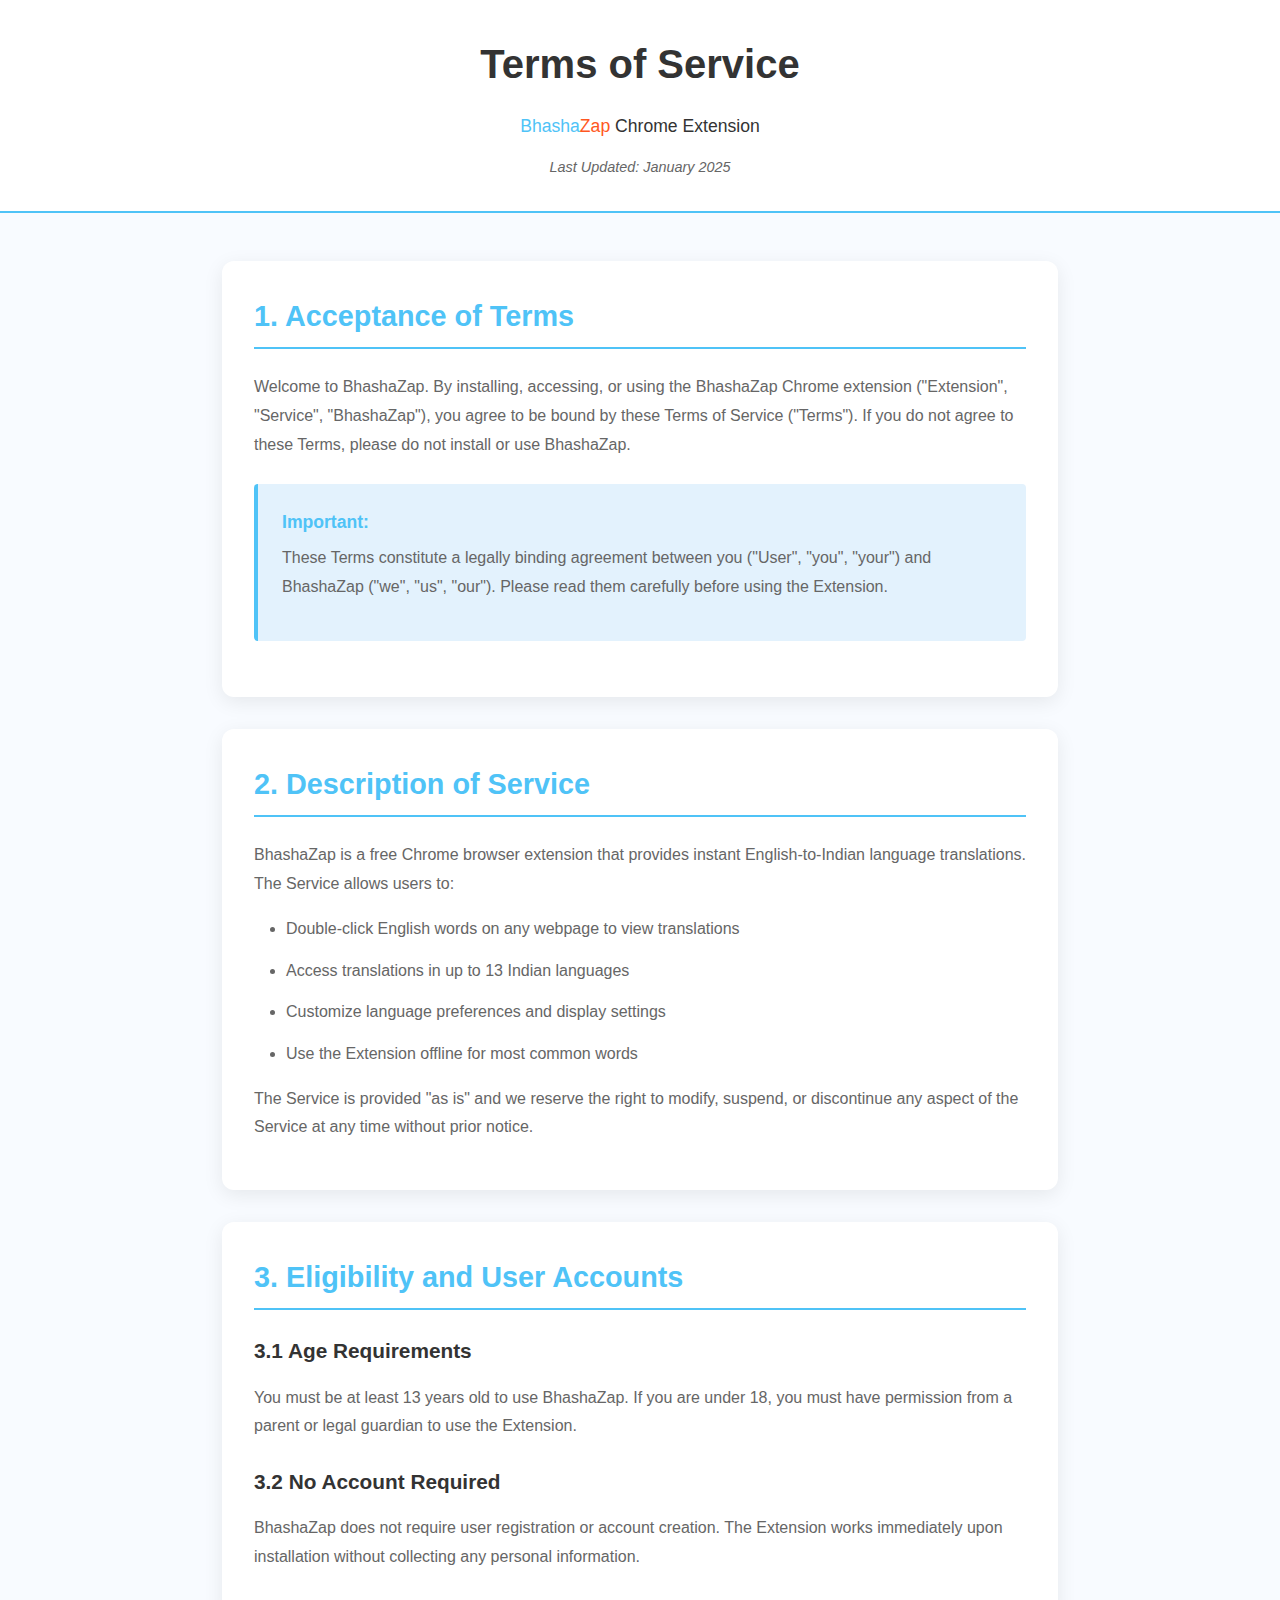
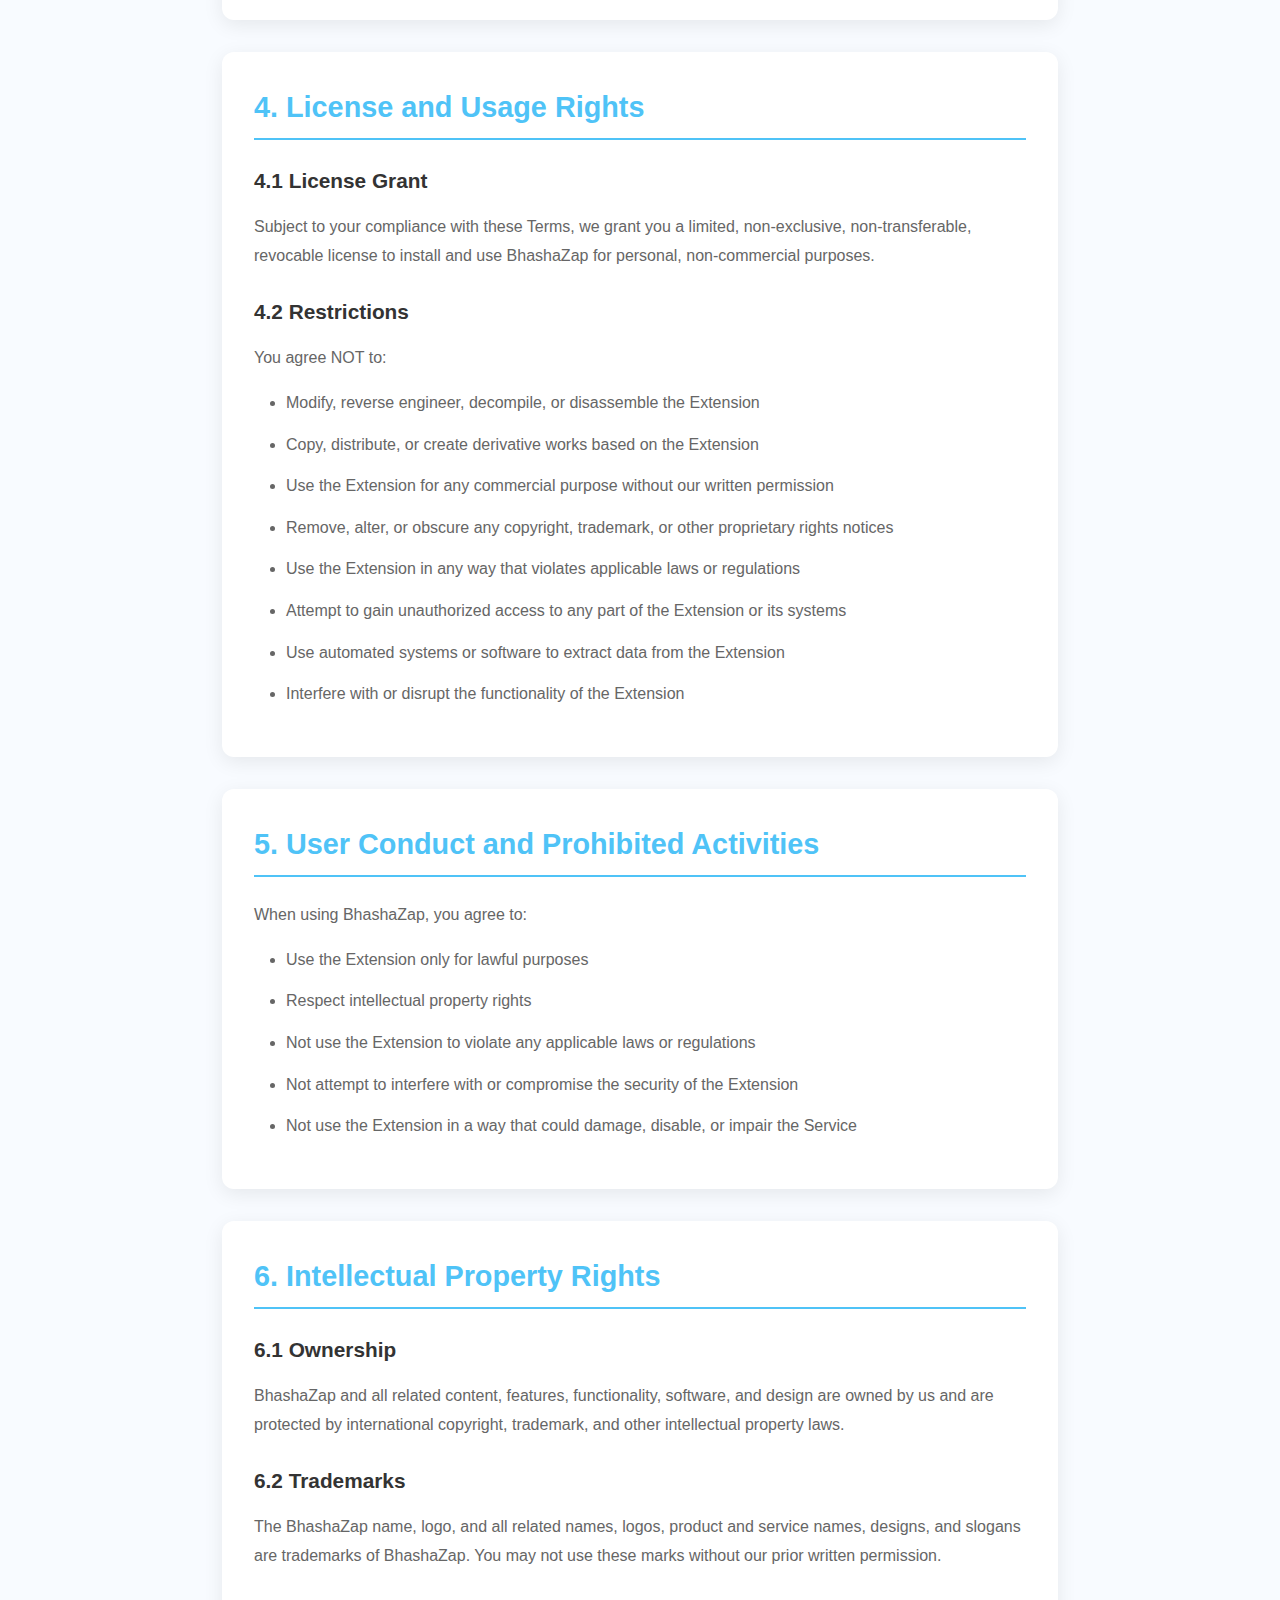
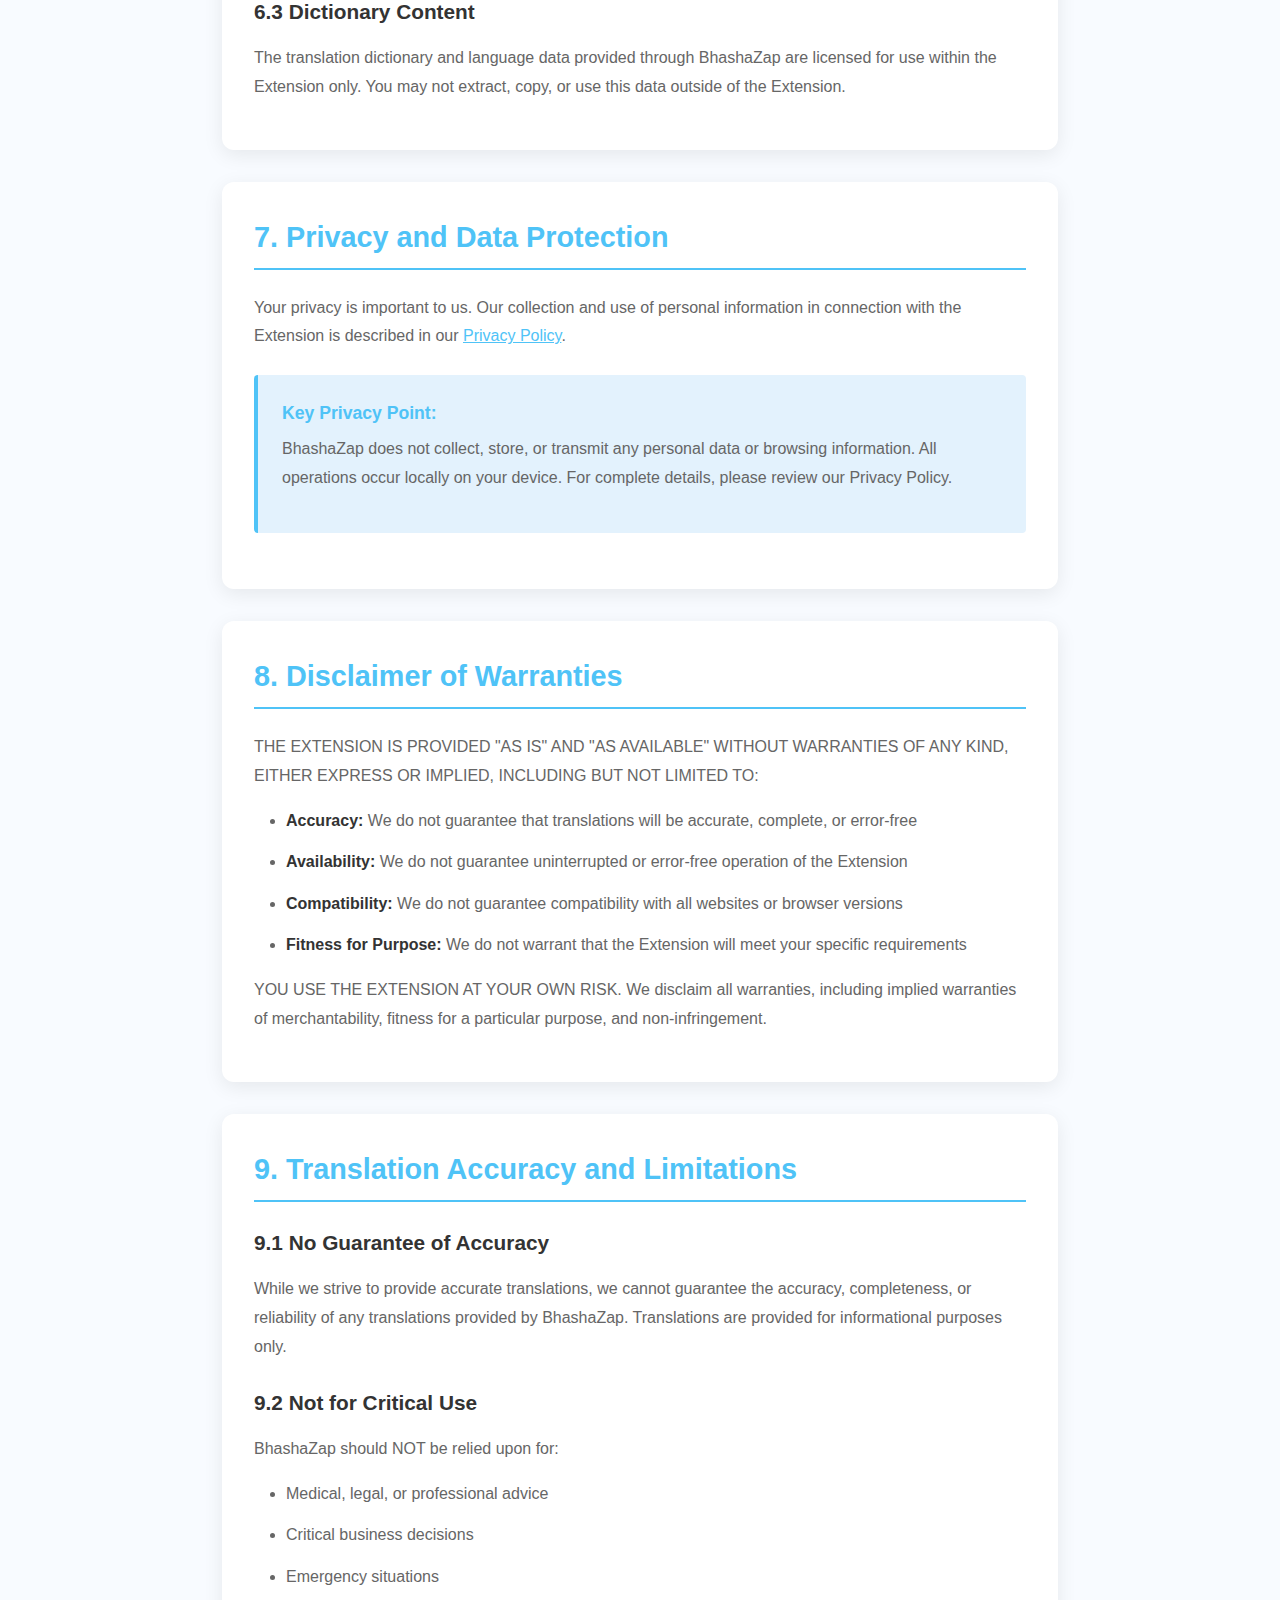
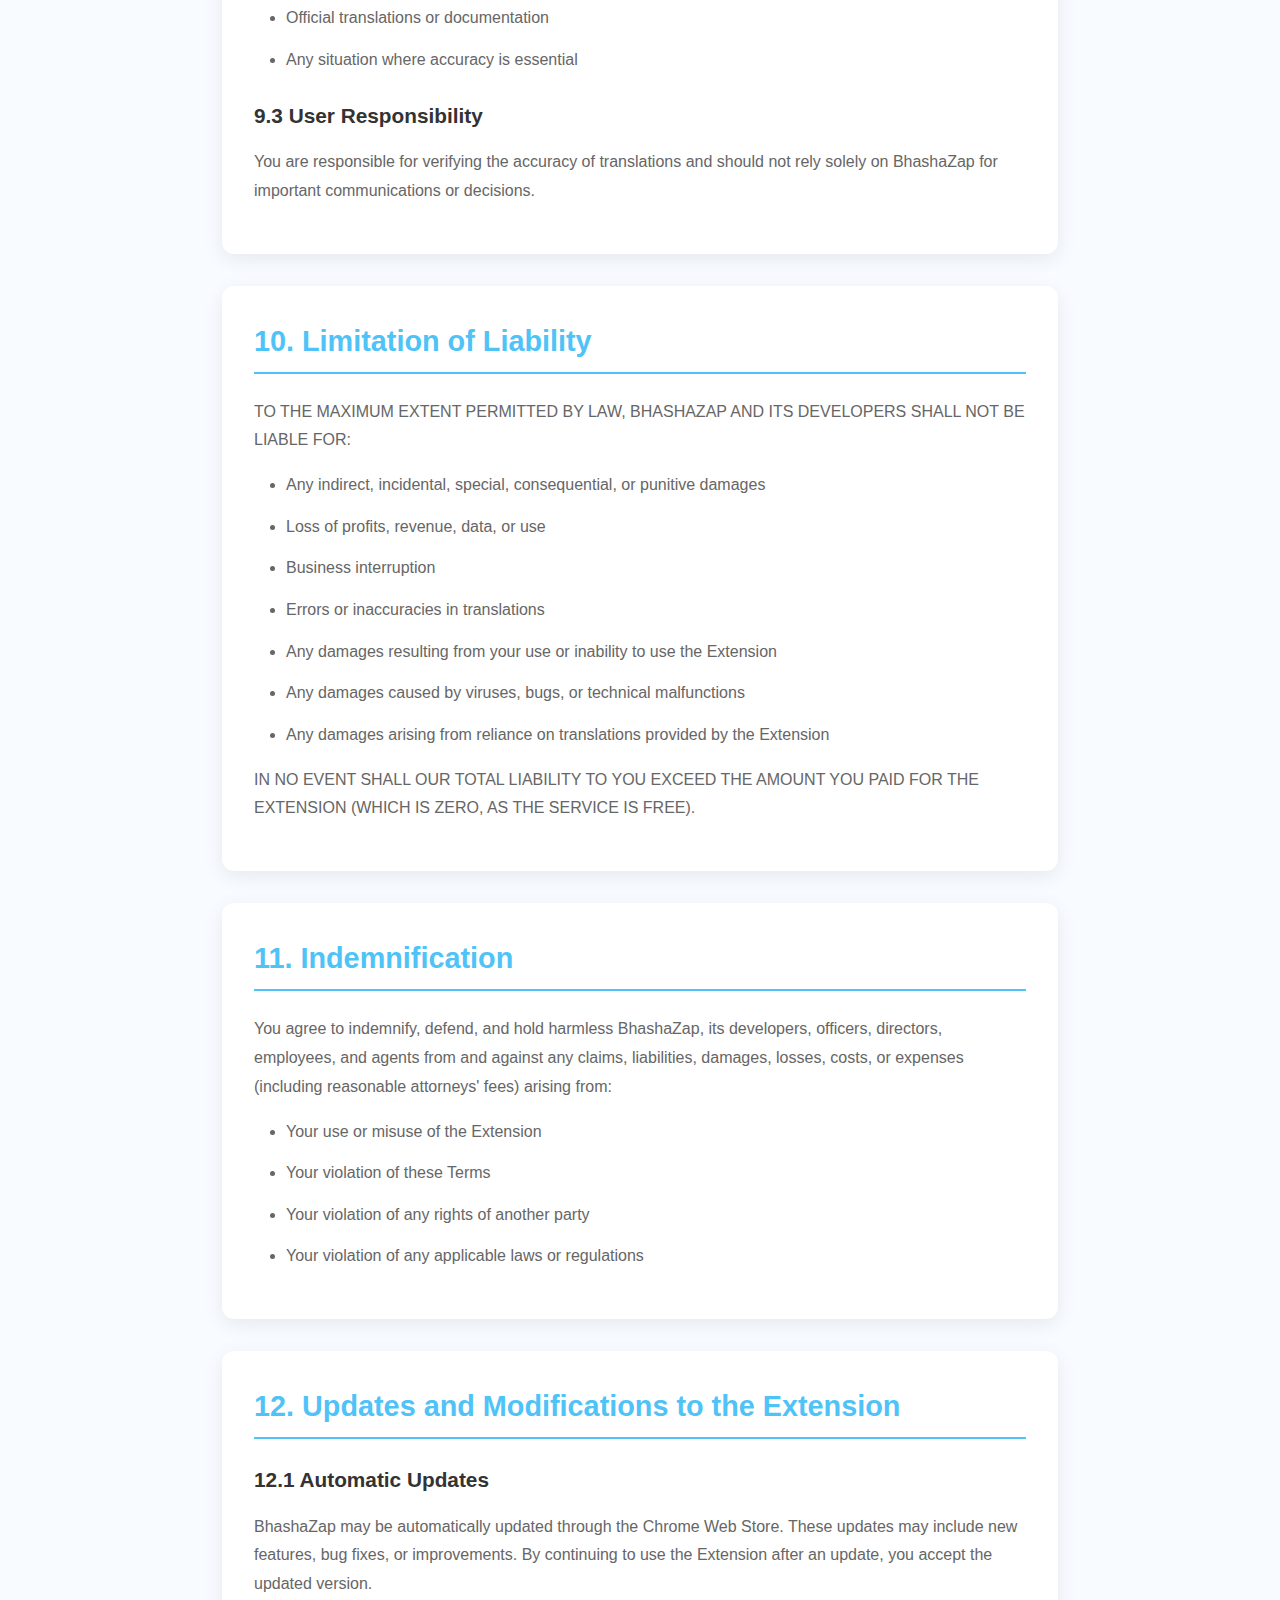
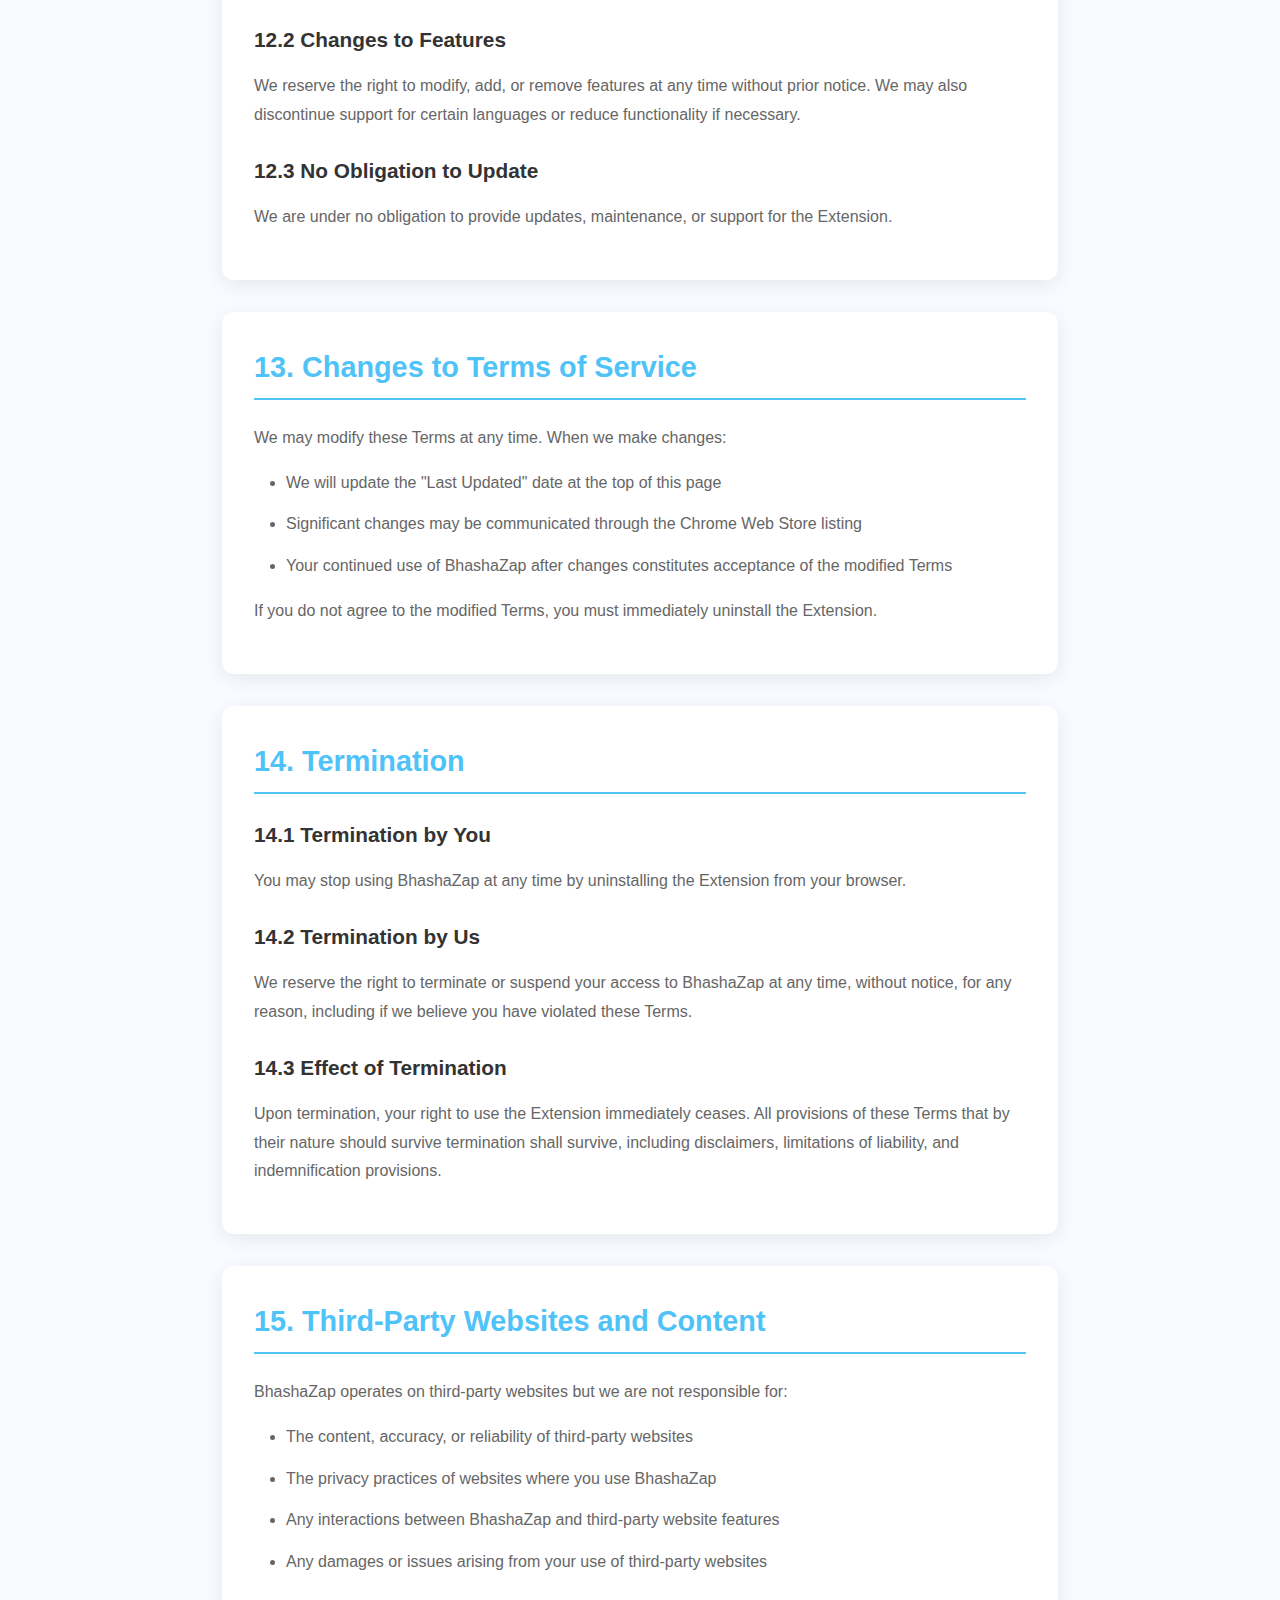
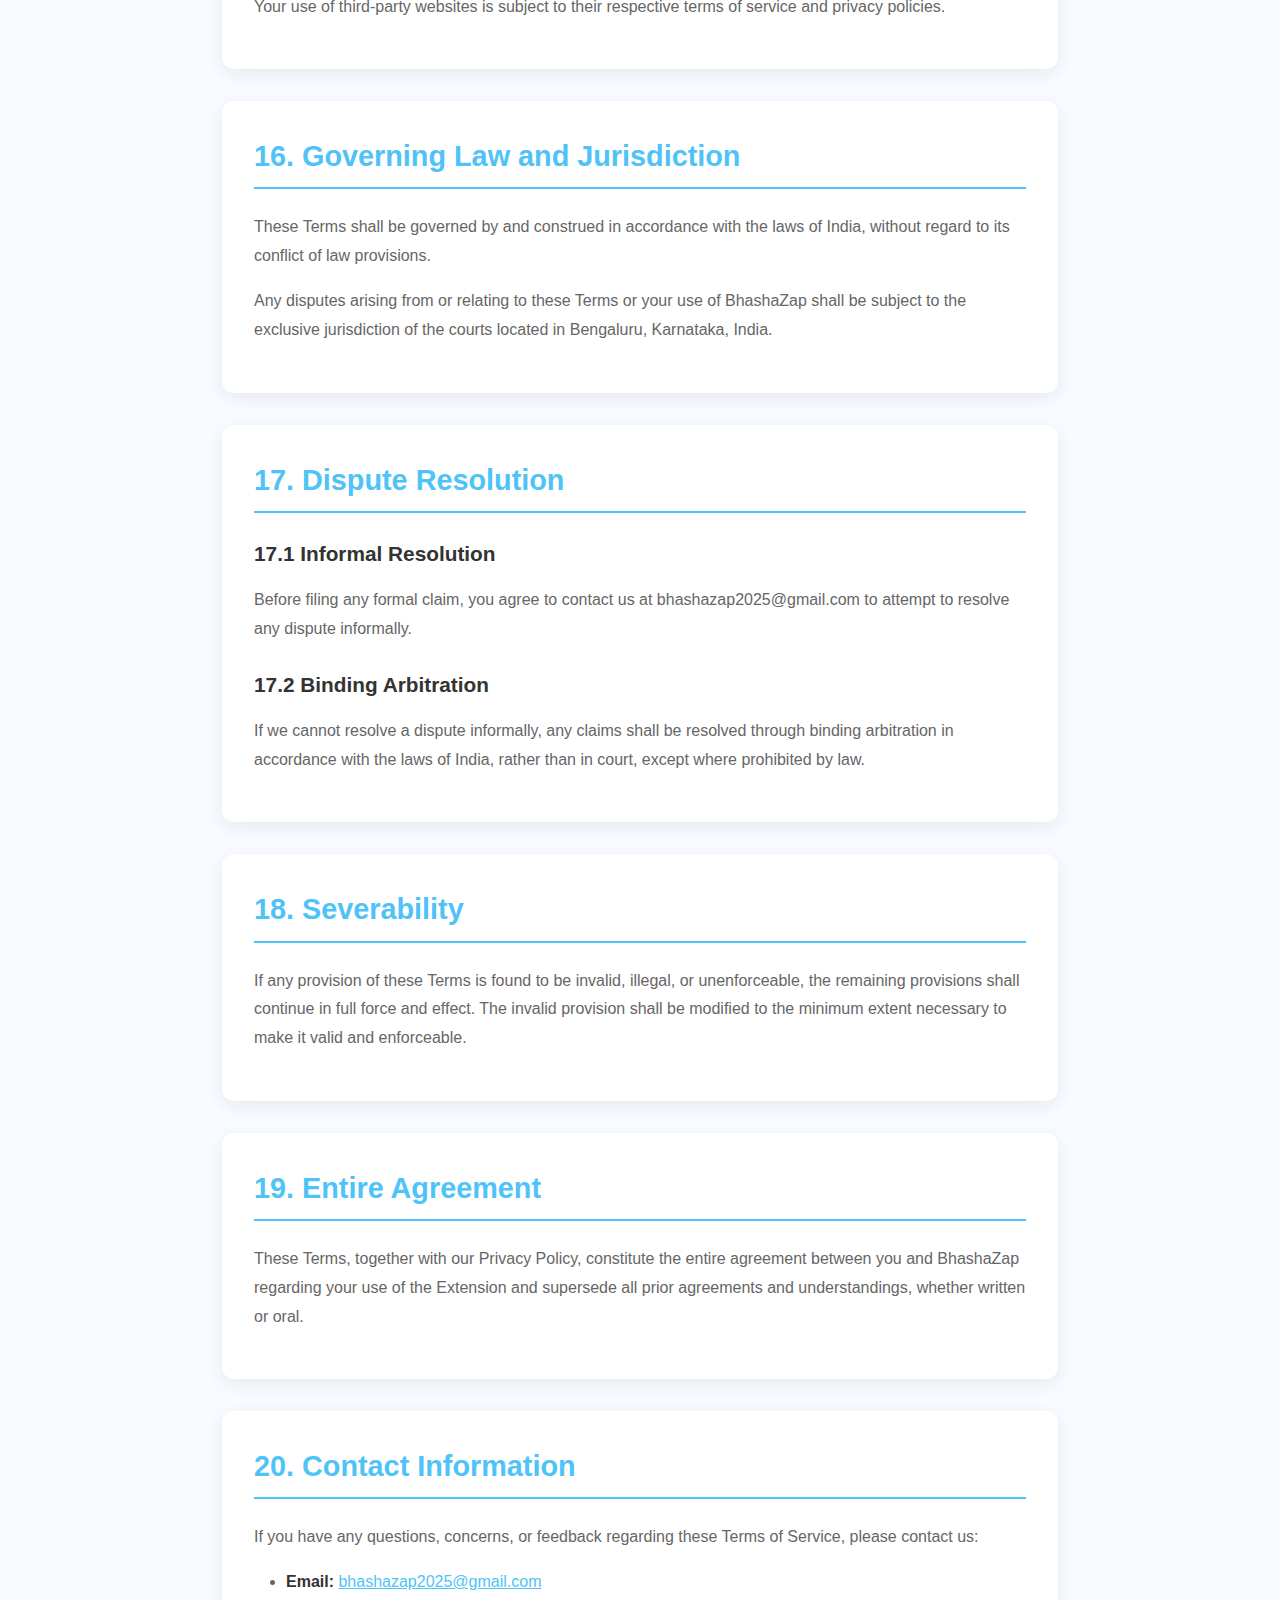
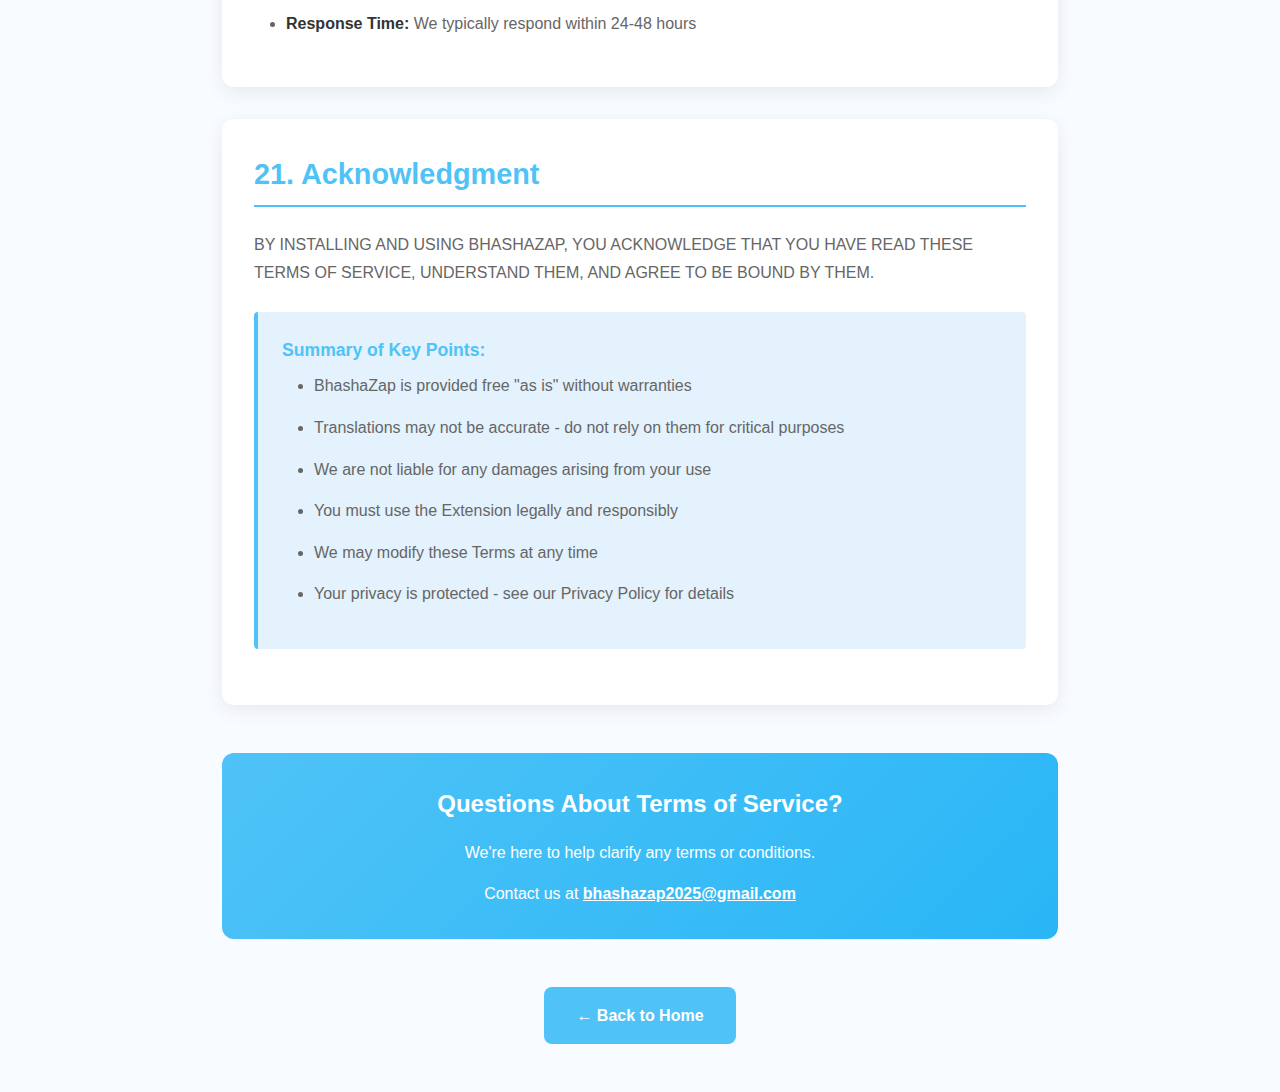
<file: terms-of-service.html>
<!DOCTYPE html>
<html lang="en">
<head>
    <meta charset="UTF-8">
    <meta name="viewport" content="width=device-width, initial-scale=1.0">
    <title>Terms of Service - BhashaZap</title>
    
    <!-- Favicon and PWA -->
    <link rel="icon" type="image/png" sizes="16x16" href="/assets/images/favicon-16x16.png">
    <link rel="icon" type="image/png" sizes="32x32" href="/assets/images/favicon-32x32.png">
    <link rel="apple-touch-icon" sizes="192x192" href="/assets/images/android-chrome-192x192.png">
    <link rel="manifest" href="/manifest.json">
    <meta name="theme-color" content="#4FC3F7">
    
    <style>
        * {
            margin: 0;
            padding: 0;
            box-sizing: border-box;
        }

        body {
            font-family: -apple-system, BlinkMacSystemFont, 'Segoe UI', 'Roboto', sans-serif;
            line-height: 1.6;
            color: #333;
            background: #f8fbff;
        }

        .header {
            background: white;
            padding: 2rem;
            text-align: center;
            border-bottom: 2px solid #4FC3F7;
        }

        .header h1 {
            font-size: 2.5rem;
            margin-bottom: 0.5rem;
        }

        .header .last-updated {
            color: #666;
            font-size: 0.9rem;
            font-style: italic;
        }

        .container {
            max-width: 900px;
            margin: 3rem auto;
            padding: 0 2rem;
        }

        .terms-section {
            background: white;
            border-radius: 12px;
            padding: 2rem;
            margin-bottom: 2rem;
            box-shadow: 0 5px 20px rgba(0, 0, 0, 0.08);
        }

        .terms-section h2 {
            color: #4FC3F7;
            margin-bottom: 1.5rem;
            font-size: 1.8rem;
            border-bottom: 2px solid #4FC3F7;
            padding-bottom: 0.5rem;
        }

        .terms-section h3 {
            color: #333;
            margin: 1.5rem 0 1rem 0;
            font-size: 1.3rem;
        }

        .terms-section p {
            color: #666;
            line-height: 1.8;
            margin-bottom: 1rem;
        }

        .terms-section ul, .terms-section ol {
            margin: 1rem 0 1rem 2rem;
            color: #666;
        }

        .terms-section li {
            margin-bottom: 0.8rem;
            line-height: 1.8;
        }

        .highlight-box {
            background: #e3f2fd;
            border-left: 4px solid #4FC3F7;
            padding: 1.5rem;
            margin: 1.5rem 0;
            border-radius: 4px;
        }

        .highlight-box strong {
            color: #4FC3F7;
            font-size: 1.1rem;
        }

        .contact-box {
            background: linear-gradient(135deg, #4FC3F7, #29B6F6);
            color: white;
            padding: 2rem;
            border-radius: 12px;
            text-align: center;
            margin-top: 3rem;
        }

        .contact-box h3 {
            margin-bottom: 1rem;
            font-size: 1.5rem;
        }

        .contact-box a {
            color: white;
            text-decoration: underline;
            font-weight: 600;
        }

        .back-link {
            text-align: center;
            margin: 3rem 0;
        }

        .back-link a {
            display: inline-block;
            background: #4FC3F7;
            color: white;
            padding: 1rem 2rem;
            border-radius: 8px;
            text-decoration: none;
            font-weight: 600;
            transition: all 0.3s;
        }

        .back-link a:hover {
            background: #29B6F6;
            transform: translateY(-2px);
        }

        strong {
            color: #333;
        }
    </style>
</head>
<body>
    <div class="header">
        <h1>Terms of Service</h1>
        <p style="font-size: 1.1rem; margin: 1rem 0;"><span style="color: #4FC3F7;">Bhasha</span><span style="color: #FF5722;">Zap</span> Chrome Extension</p>
        <p class="last-updated">Last Updated: January 2025</p>
    </div>

    <div class="container">
        <!-- Introduction -->
        <div class="terms-section">
            <h2>1. Acceptance of Terms</h2>
            <p>Welcome to BhashaZap. By installing, accessing, or using the BhashaZap Chrome extension ("Extension", "Service", "BhashaZap"), you agree to be bound by these Terms of Service ("Terms"). If you do not agree to these Terms, please do not install or use BhashaZap.</p>
            
            <div class="highlight-box">
                <strong>Important:</strong>
                <p style="margin-top: 0.5rem;">These Terms constitute a legally binding agreement between you ("User", "you", "your") and BhashaZap ("we", "us", "our"). Please read them carefully before using the Extension.</p>
            </div>
        </div>

        <!-- Description of Service -->
        <div class="terms-section">
            <h2>2. Description of Service</h2>
            <p>BhashaZap is a free Chrome browser extension that provides instant English-to-Indian language translations. The Service allows users to:</p>
            <ul>
                <li>Double-click English words on any webpage to view translations</li>
                <li>Access translations in up to 13 Indian languages</li>
                <li>Customize language preferences and display settings</li>
                <li>Use the Extension offline for most common words</li>
            </ul>
            <p>The Service is provided "as is" and we reserve the right to modify, suspend, or discontinue any aspect of the Service at any time without prior notice.</p>
        </div>

        <!-- Eligibility -->
        <div class="terms-section">
            <h2>3. Eligibility and User Accounts</h2>
            
            <h3>3.1 Age Requirements</h3>
            <p>You must be at least 13 years old to use BhashaZap. If you are under 18, you must have permission from a parent or legal guardian to use the Extension.</p>

            <h3>3.2 No Account Required</h3>
            <p>BhashaZap does not require user registration or account creation. The Extension works immediately upon installation without collecting any personal information.</p>
        </div>

        <!-- License and Usage Rights -->
        <div class="terms-section">
            <h2>4. License and Usage Rights</h2>
            
            <h3>4.1 License Grant</h3>
            <p>Subject to your compliance with these Terms, we grant you a limited, non-exclusive, non-transferable, revocable license to install and use BhashaZap for personal, non-commercial purposes.</p>

            <h3>4.2 Restrictions</h3>
            <p>You agree NOT to:</p>
            <ul>
                <li>Modify, reverse engineer, decompile, or disassemble the Extension</li>
                <li>Copy, distribute, or create derivative works based on the Extension</li>
                <li>Use the Extension for any commercial purpose without our written permission</li>
                <li>Remove, alter, or obscure any copyright, trademark, or other proprietary rights notices</li>
                <li>Use the Extension in any way that violates applicable laws or regulations</li>
                <li>Attempt to gain unauthorized access to any part of the Extension or its systems</li>
                <li>Use automated systems or software to extract data from the Extension</li>
                <li>Interfere with or disrupt the functionality of the Extension</li>
            </ul>
        </div>

        <!-- User Conduct -->
        <div class="terms-section">
            <h2>5. User Conduct and Prohibited Activities</h2>
            <p>When using BhashaZap, you agree to:</p>
            <ul>
                <li>Use the Extension only for lawful purposes</li>
                <li>Respect intellectual property rights</li>
                <li>Not use the Extension to violate any applicable laws or regulations</li>
                <li>Not attempt to interfere with or compromise the security of the Extension</li>
                <li>Not use the Extension in a way that could damage, disable, or impair the Service</li>
            </ul>
        </div>

        <!-- Intellectual Property -->
        <div class="terms-section">
            <h2>6. Intellectual Property Rights</h2>
            
            <h3>6.1 Ownership</h3>
            <p>BhashaZap and all related content, features, functionality, software, and design are owned by us and are protected by international copyright, trademark, and other intellectual property laws.</p>

            <h3>6.2 Trademarks</h3>
            <p>The BhashaZap name, logo, and all related names, logos, product and service names, designs, and slogans are trademarks of BhashaZap. You may not use these marks without our prior written permission.</p>

            <h3>6.3 Dictionary Content</h3>
            <p>The translation dictionary and language data provided through BhashaZap are licensed for use within the Extension only. You may not extract, copy, or use this data outside of the Extension.</p>
        </div>

        <!-- Privacy and Data -->
        <div class="terms-section">
            <h2>7. Privacy and Data Protection</h2>
            <p>Your privacy is important to us. Our collection and use of personal information in connection with the Extension is described in our <a href="privacy-policy.html" style="color: #4FC3F7;">Privacy Policy</a>.</p>
            
            <div class="highlight-box">
                <strong>Key Privacy Point:</strong>
                <p style="margin-top: 0.5rem;">BhashaZap does not collect, store, or transmit any personal data or browsing information. All operations occur locally on your device. For complete details, please review our Privacy Policy.</p>
            </div>
        </div>

        <!-- Disclaimer of Warranties -->
        <div class="terms-section">
            <h2>8. Disclaimer of Warranties</h2>
            <p>THE EXTENSION IS PROVIDED "AS IS" AND "AS AVAILABLE" WITHOUT WARRANTIES OF ANY KIND, EITHER EXPRESS OR IMPLIED, INCLUDING BUT NOT LIMITED TO:</p>
            <ul>
                <li><strong>Accuracy:</strong> We do not guarantee that translations will be accurate, complete, or error-free</li>
                <li><strong>Availability:</strong> We do not guarantee uninterrupted or error-free operation of the Extension</li>
                <li><strong>Compatibility:</strong> We do not guarantee compatibility with all websites or browser versions</li>
                <li><strong>Fitness for Purpose:</strong> We do not warrant that the Extension will meet your specific requirements</li>
            </ul>
            <p>YOU USE THE EXTENSION AT YOUR OWN RISK. We disclaim all warranties, including implied warranties of merchantability, fitness for a particular purpose, and non-infringement.</p>
        </div>

        <!-- Translation Accuracy -->
        <div class="terms-section">
            <h2>9. Translation Accuracy and Limitations</h2>
            
            <h3>9.1 No Guarantee of Accuracy</h3>
            <p>While we strive to provide accurate translations, we cannot guarantee the accuracy, completeness, or reliability of any translations provided by BhashaZap. Translations are provided for informational purposes only.</p>

            <h3>9.2 Not for Critical Use</h3>
            <p>BhashaZap should NOT be relied upon for:</p>
            <ul>
                <li>Medical, legal, or professional advice</li>
                <li>Critical business decisions</li>
                <li>Emergency situations</li>
                <li>Official translations or documentation</li>
                <li>Any situation where accuracy is essential</li>
            </ul>

            <h3>9.3 User Responsibility</h3>
            <p>You are responsible for verifying the accuracy of translations and should not rely solely on BhashaZap for important communications or decisions.</p>
        </div>

        <!-- Limitation of Liability -->
        <div class="terms-section">
            <h2>10. Limitation of Liability</h2>
            <p>TO THE MAXIMUM EXTENT PERMITTED BY LAW, BHASHAZAP AND ITS DEVELOPERS SHALL NOT BE LIABLE FOR:</p>
            <ul>
                <li>Any indirect, incidental, special, consequential, or punitive damages</li>
                <li>Loss of profits, revenue, data, or use</li>
                <li>Business interruption</li>
                <li>Errors or inaccuracies in translations</li>
                <li>Any damages resulting from your use or inability to use the Extension</li>
                <li>Any damages caused by viruses, bugs, or technical malfunctions</li>
                <li>Any damages arising from reliance on translations provided by the Extension</li>
            </ul>
            <p>IN NO EVENT SHALL OUR TOTAL LIABILITY TO YOU EXCEED THE AMOUNT YOU PAID FOR THE EXTENSION (WHICH IS ZERO, AS THE SERVICE IS FREE).</p>
        </div>

        <!-- Indemnification -->
        <div class="terms-section">
            <h2>11. Indemnification</h2>
            <p>You agree to indemnify, defend, and hold harmless BhashaZap, its developers, officers, directors, employees, and agents from and against any claims, liabilities, damages, losses, costs, or expenses (including reasonable attorneys' fees) arising from:</p>
            <ul>
                <li>Your use or misuse of the Extension</li>
                <li>Your violation of these Terms</li>
                <li>Your violation of any rights of another party</li>
                <li>Your violation of any applicable laws or regulations</li>
            </ul>
        </div>

        <!-- Updates and Modifications -->
        <div class="terms-section">
            <h2>12. Updates and Modifications to the Extension</h2>
            
            <h3>12.1 Automatic Updates</h3>
            <p>BhashaZap may be automatically updated through the Chrome Web Store. These updates may include new features, bug fixes, or improvements. By continuing to use the Extension after an update, you accept the updated version.</p>

            <h3>12.2 Changes to Features</h3>
            <p>We reserve the right to modify, add, or remove features at any time without prior notice. We may also discontinue support for certain languages or reduce functionality if necessary.</p>

            <h3>12.3 No Obligation to Update</h3>
            <p>We are under no obligation to provide updates, maintenance, or support for the Extension.</p>
        </div>

        <!-- Changes to Terms -->
        <div class="terms-section">
            <h2>13. Changes to Terms of Service</h2>
            <p>We may modify these Terms at any time. When we make changes:</p>
            <ul>
                <li>We will update the "Last Updated" date at the top of this page</li>
                <li>Significant changes may be communicated through the Chrome Web Store listing</li>
                <li>Your continued use of BhashaZap after changes constitutes acceptance of the modified Terms</li>
            </ul>
            <p>If you do not agree to the modified Terms, you must immediately uninstall the Extension.</p>
        </div>

        <!-- Termination -->
        <div class="terms-section">
            <h2>14. Termination</h2>
            
            <h3>14.1 Termination by You</h3>
            <p>You may stop using BhashaZap at any time by uninstalling the Extension from your browser.</p>

            <h3>14.2 Termination by Us</h3>
            <p>We reserve the right to terminate or suspend your access to BhashaZap at any time, without notice, for any reason, including if we believe you have violated these Terms.</p>

            <h3>14.3 Effect of Termination</h3>
            <p>Upon termination, your right to use the Extension immediately ceases. All provisions of these Terms that by their nature should survive termination shall survive, including disclaimers, limitations of liability, and indemnification provisions.</p>
        </div>

        <!-- Third-Party Websites -->
        <div class="terms-section">
            <h2>15. Third-Party Websites and Content</h2>
            <p>BhashaZap operates on third-party websites but we are not responsible for:</p>
            <ul>
                <li>The content, accuracy, or reliability of third-party websites</li>
                <li>The privacy practices of websites where you use BhashaZap</li>
                <li>Any interactions between BhashaZap and third-party website features</li>
                <li>Any damages or issues arising from your use of third-party websites</li>
            </ul>
            <p>Your use of third-party websites is subject to their respective terms of service and privacy policies.</p>
        </div>

        <!-- Governing Law -->
        <div class="terms-section">
            <h2>16. Governing Law and Jurisdiction</h2>
            <p>These Terms shall be governed by and construed in accordance with the laws of India, without regard to its conflict of law provisions.</p>
            <p>Any disputes arising from or relating to these Terms or your use of BhashaZap shall be subject to the exclusive jurisdiction of the courts located in Bengaluru, Karnataka, India.</p>
        </div>

        <!-- Dispute Resolution -->
        <div class="terms-section">
            <h2>17. Dispute Resolution</h2>
            
            <h3>17.1 Informal Resolution</h3>
            <p>Before filing any formal claim, you agree to contact us at bhashazap2025@gmail.com to attempt to resolve any dispute informally.</p>

            <h3>17.2 Binding Arbitration</h3>
            <p>If we cannot resolve a dispute informally, any claims shall be resolved through binding arbitration in accordance with the laws of India, rather than in court, except where prohibited by law.</p>
        </div>

        <!-- Severability -->
        <div class="terms-section">
            <h2>18. Severability</h2>
            <p>If any provision of these Terms is found to be invalid, illegal, or unenforceable, the remaining provisions shall continue in full force and effect. The invalid provision shall be modified to the minimum extent necessary to make it valid and enforceable.</p>
        </div>

        <!-- Entire Agreement -->
        <div class="terms-section">
            <h2>19. Entire Agreement</h2>
            <p>These Terms, together with our Privacy Policy, constitute the entire agreement between you and BhashaZap regarding your use of the Extension and supersede all prior agreements and understandings, whether written or oral.</p>
        </div>

        <!-- Contact Information -->
        <div class="terms-section">
            <h2>20. Contact Information</h2>
            <p>If you have any questions, concerns, or feedback regarding these Terms of Service, please contact us:</p>
            <ul>
                <li><strong>Email:</strong> <a href="mailto:bhashazap2025@gmail.com" style="color: #4FC3F7;">bhashazap2025@gmail.com</a></li>
                <li><strong>Response Time:</strong> We typically respond within 24-48 hours</li>
            </ul>
        </div>

        <!-- Acknowledgment -->
        <div class="terms-section">
            <h2>21. Acknowledgment</h2>
            <p>BY INSTALLING AND USING BHASHAZAP, YOU ACKNOWLEDGE THAT YOU HAVE READ THESE TERMS OF SERVICE, UNDERSTAND THEM, AND AGREE TO BE BOUND BY THEM.</p>
            
            <div class="highlight-box">
                <strong>Summary of Key Points:</strong>
                <ul style="margin-top: 0.5rem;">
                    <li>BhashaZap is provided free "as is" without warranties</li>
                    <li>Translations may not be accurate - do not rely on them for critical purposes</li>
                    <li>We are not liable for any damages arising from your use</li>
                    <li>You must use the Extension legally and responsibly</li>
                    <li>We may modify these Terms at any time</li>
                    <li>Your privacy is protected - see our Privacy Policy for details</li>
                </ul>
            </div>
        </div>

        <div class="contact-box">
            <h3>Questions About Terms of Service?</h3>
            <p>We're here to help clarify any terms or conditions.</p>
            <p style="margin-top: 1rem;">Contact us at <a href="mailto:bhashazap2025@gmail.com">bhashazap2025@gmail.com</a></p>
        </div>

        <div class="back-link">
            <a href="index.html">← Back to Home</a>
        </div>
    </div>
</body>
</html>
</file>
<file: styles.css>
* {
    margin: 0;
    padding: 0;
    box-sizing: border-box;
}

body {
    font-family: -apple-system, BlinkMacSystemFont, 'Segoe UI', 'Roboto', sans-serif;
    line-height: 1.6;
    color: #333;
    overflow-x: hidden;
}

.header {
    background: rgba(255, 255, 255, 0.95);
    backdrop-filter: blur(10px);
    position: fixed;
    width: 100%;
    top: 0;
    z-index: 1000;
    border-bottom: 1px solid rgba(0, 0, 0, 0.1);
}

.nav {
    display: flex;
    justify-content: space-between;
    align-items: center;
    max-width: 1200px;
    margin: 0 auto;
    padding: 1rem 2rem;
}

.logo {
    display: flex;
    align-items: center;
    gap: 0.5rem;
    text-decoration: none;
    font-size: 1.5rem;
    font-weight: 600;
}

.logo-full {
    display: block;
}

.logo-icon {
    display: none;
}

.nav-links {
    display: flex;
    list-style: none;
    gap: 2rem;
}

.nav-links a {
    text-decoration: none;
    color: #333;
    font-weight: 500;
    transition: color 0.3s;
    cursor: pointer;
}

.nav-links a:hover {
    color: #4FC3F7;
}

.cta-btn {
    background: #4FC3F7;
    color: white;
    padding: 0.5rem 1.5rem;
    border-radius: 6px;
    text-decoration: none;
    font-weight: 600;
    transition: all 0.3s;
    box-shadow: 0 4px 15px rgba(79, 195, 247, 0.3);
    cursor: pointer;
}

.cta-btn:hover {
    background: #29B6F6;
    transform: translateY(-2px);
    box-shadow: 0 8px 25px rgba(79, 195, 247, 0.4);
}

.cta-mobile {
    display: none;
}

.cta-full {
    display: inline-block;
}

.mobile-menu {
    display: none;
    flex-direction: column;
    cursor: pointer;
}

.mobile-menu span {
    width: 25px;
    height: 3px;
    background: #333;
    margin: 3px 0;
    transition: 0.3s;
}

.hero {
    background: linear-gradient(135deg, #f8fbff 0%, #fff5f0 100%);
    padding: 8rem 2rem 4rem;
    text-align: center;
}

.hero-content {
    max-width: 1200px;
    margin: 0 auto;
}

.hero-logo {
    margin-bottom: 2rem;
}

.hero h1 {
    font-size: clamp(2.5rem, 5vw, 4rem);
    font-weight: 700;
    margin-bottom: 1rem;
    color: #4FC3F7;
}

.hero p {
    font-size: 1.2rem;
    color: #666;
    margin-bottom: 2rem;
    max-width: 600px;
    margin-left: auto;
    margin-right: auto;
}

.hero-buttons {
    display: flex;
    gap: 1rem;
    justify-content: center;
    flex-wrap: wrap;
    margin-bottom: 3rem;
}

.btn-primary {
    background: #4FC3F7;
    color: white;
    padding: 1rem 2rem;
    border: none;
    border-radius: 8px;
    font-size: 1.1rem;
    font-weight: 600;
    text-decoration: none;
    display: inline-block;
    transition: all 0.3s;
    cursor: pointer;
    box-shadow: 0 6px 20px rgba(79, 195, 247, 0.3);
}

.btn-primary:hover {
    background: #29B6F6;
    transform: translateY(-3px);
    box-shadow: 0 12px 30px rgba(79, 195, 247, 0.4);
}

.btn-secondary {
    background: transparent;
    color: #4FC3F7;
    padding: 1rem 2rem;
    border: 2px solid #4FC3F7;
    border-radius: 8px;
    font-size: 1.1rem;
    font-weight: 600;
    text-decoration: none;
    display: inline-block;
    transition: all 0.3s;
    cursor: pointer;
}

.btn-secondary:hover {
    background: #4FC3F7;
    color: white;
}

.demo-section {
    background: white;
    padding: 4rem 2rem;
    text-align: center;
}

.demo-content {
    max-width: 1000px;
    margin: 0 auto;
}

.demo-content h2 {
    font-size: 2.5rem;
    margin-bottom: 1rem;
    color: #333;
}

.demo-gallery {
    display: flex;
    gap: 2rem;
    justify-content: center;
    flex-wrap: wrap;
    margin: 2rem 0;
}

.demo-item {
    flex: 1;
    min-width: 300px;
    max-width: 500px;
}

.downloads-section {
    background: #f8fbff;
    padding: 4rem 2rem;
}

.downloads-content {
    max-width: 1000px;
    margin: 0 auto;
}

.downloads-content h2 {
    text-align: center;
    font-size: 2.5rem;
    margin-bottom: 3rem;
    color: #333;
}

.tabs {
    display: flex;
    gap: 0.5rem;
    margin-bottom: 2rem;
    border-bottom: 2px solid #e0e0e0;
    flex-wrap: wrap;
}

.tab {
    background: transparent;
    border: none;
    padding: 1rem 2rem;
    font-size: 1rem;
    font-weight: 600;
    color: #666;
    cursor: pointer;
    border-bottom: 3px solid transparent;
    transition: all 0.3s;
}

.tab:hover {
    color: #4FC3F7;
}

.tab.active {
    color: #4FC3F7;
    border-bottom-color: #4FC3F7;
}

.tab-content {
    display: none;
    background: white;
    padding: 2rem;
    border-radius: 12px;
    box-shadow: 0 5px 20px rgba(0, 0, 0, 0.08);
}

.tab-content.active {
    display: block;
    animation: fadeIn 0.3s;
}

@keyframes fadeIn {
    from { opacity: 0; }
    to { opacity: 1; }
}

.download-steps {
    margin: 2rem 0;
}

.download-step {
    display: flex;
    gap: 1rem;
    margin-bottom: 1.5rem;
    padding: 1rem;
    background: #f8fbff;
    border-radius: 8px;
}

.step-num {
    min-width: 40px;
    height: 40px;
    background: #4FC3F7;
    color: white;
    border-radius: 50%;
    display: flex;
    align-items: center;
    justify-content: center;
    font-weight: bold;
    font-size: 1.1rem;
}

.step-content h3 {
    color: #333;
    margin-bottom: 0.5rem;
}

.step-content p {
    color: #666;
    line-height: 1.6;
}

.coming-soon-box {
    text-align: center;
    padding: 4rem 2rem;
}

.coming-soon-box h3 {
    color: #4FC3F7;
    font-size: 2rem;
    margin-bottom: 1rem;
}

.coming-soon-box p {
    color: #666;
    font-size: 1.1rem;
}

.features {
    background: #f8fbff;
    padding: 4rem 2rem;
}

.features-content {
    max-width: 1200px;
    margin: 0 auto;
}

.features h2 {
    text-align: center;
    font-size: 2.5rem;
    margin-bottom: 3rem;
    color: #333;
}

.features-grid {
    display: grid;
    grid-template-columns: repeat(auto-fit, minmax(300px, 1fr));
    gap: 2rem;
}

.feature-card {
    background: white;
    padding: 2rem;
    border-radius: 12px;
    box-shadow: 0 5px 20px rgba(0, 0, 0, 0.08);
    transition: transform 0.3s;
}

.feature-card:hover {
    transform: translateY(-5px);
}

.feature-icon {
    width: 60px;
    height: 60px;
    background: #4FC3F7;
    border-radius: 12px;
    display: flex;
    align-items: center;
    justify-content: center;
    font-size: 1.5rem;
    color: white;
    margin-bottom: 1rem;
}

.feature-card h3 {
    font-size: 1.3rem;
    margin-bottom: 1rem;
    color: #333;
}

.feature-card p {
    color: #666;
    line-height: 1.6;
}

.languages {
    background: white;
    padding: 4rem 2rem;
}

.languages-content {
    max-width: 1200px;
    margin: 0 auto;
    text-align: center;
}

.languages h2 {
    font-size: 2.5rem;
    margin-bottom: 2rem;
    color: #333;
}

.languages-grid {
    display: grid;
    grid-template-columns: repeat(auto-fit, minmax(200px, 1fr));
    gap: 1.5rem;
    margin: 3rem 0;
}

.language-card {
    background: #f8fbff;
    padding: 1.5rem;
    border-radius: 8px;
    border: 2px solid transparent;
    transition: all 0.3s;
}

.language-card:hover {
    border-color: #4FC3F7;
    background: white;
    box-shadow: 0 5px 15px rgba(79, 195, 247, 0.1);
}

.how-it-works {
    background: #f8fbff;
    padding: 4rem 2rem;
}

.how-content {
    max-width: 1000px;
    margin: 0 auto;
}

.how-it-works h2 {
    text-align: center;
    font-size: 2.5rem;
    margin-bottom: 3rem;
    color: #333;
}

.steps {
    display: grid;
    grid-template-columns: repeat(auto-fit, minmax(250px, 1fr));
    gap: 2rem;
}

.step {
    text-align: center;
}

.step-number {
    width: 50px;
    height: 50px;
    background: #4FC3F7;
    border-radius: 50%;
    display: flex;
    align-items: center;
    justify-content: center;
    color: white;
    font-weight: bold;
    font-size: 1.2rem;
    margin: 0 auto 1rem;
}

.step h3 {
    margin-bottom: 1rem;
    color: #333;
}

.step p {
    color: #666;
}

.stats {
    background: white;
    padding: 4rem 2rem;
    text-align: center;
}

.stats-content {
    max-width: 800px;
    margin: 0 auto;
}

.stats h2 {
    font-size: 2.5rem;
    margin-bottom: 2rem;
    color: #333;
}

.stats-grid {
    display: grid;
    grid-template-columns: repeat(auto-fit, minmax(200px, 1fr));
    gap: 2rem;
    margin: 2rem 0;
}

.stat {
    padding: 1.5rem;
}

.stat-number {
    font-size: 3rem;
    font-weight: bold;
    color: #4FC3F7;
    margin-bottom: 0.5rem;
}

.stat-label {
    color: #666;
    font-size: 1.1rem;
}

.faq-section-home {
    background: #f8fbff;
    padding: 4rem 2rem;
}

.faq-content {
    max-width: 1000px;
    margin: 0 auto;
}

.faq-section-home h2 {
    text-align: center;
    font-size: 2.5rem;
    margin-bottom: 3rem;
    color: #333;
}

.faq-grid {
    display: grid;
    grid-template-columns: repeat(auto-fit, minmax(300px, 1fr));
    gap: 2rem;
}

.faq-card {
    background: white;
    padding: 1.5rem;
    border-radius: 12px;
    border-left: 4px solid #4FC3F7;
    transition: all 0.3s;
}

.faq-card:hover {
    background: #f0f9ff;
    box-shadow: 0 5px 15px rgba(79, 195, 247, 0.1);
    transform: translateX(5px);
}

.faq-card h3 {
    color: #4FC3F7;
    margin-bottom: 0.8rem;
    font-size: 1.1rem;
}

.faq-card p {
    color: #666;
    line-height: 1.6;
    font-size: 0.95rem;
}

.view-all-faq {
    text-align: center;
    margin-top: 2rem;
}

.view-all-faq a {
    display: inline-block;
    background: #4FC3F7;
    color: white;
    padding: 1rem 2rem;
    border-radius: 8px;
    text-decoration: none;
    font-weight: 600;
    transition: all 0.3s;
}

.view-all-faq a:hover {
    background: #29B6F6;
    transform: translateY(-2px);
}

.footer {
    background: #333;
    color: white;
    padding: 3rem 2rem 1rem;
}

.footer-content {
    max-width: 1200px;
    margin: 0 auto;
}

.footer-grid {
    display: grid;
    grid-template-columns: repeat(auto-fit, minmax(250px, 1fr));
    gap: 2rem;
    margin-bottom: 2rem;
}

.footer-section h3 {
    margin-bottom: 1rem;
}

.footer-section ul {
    list-style: none;
}

.footer-section ul li {
    margin-bottom: 0.5rem;
}

.footer-section ul li a {
    color: #ccc;
    text-decoration: none;
    transition: color 0.3s;
    cursor: pointer;
}

.footer-section ul li a:hover {
    color: white;
}

.footer-bottom {
    border-top: 1px solid #555;
    padding-top: 1rem;
    text-align: center;
    color: #ccc;
}

@media (max-width: 768px) {
    .nav-links {
        display: none;
    }

    .mobile-menu {
        display: flex;
    }

    .logo-full {
        display: none;
    }
    
    .logo-icon {
        display: block;
    }
    
    .cta-full {
        display: none;
    }
    
    .cta-mobile {
        display: inline;
    }

    .hero {
        padding: 6rem 1rem 3rem;
    }

    .hero-buttons {
        flex-direction: column;
        align-items: center;
    }

    .btn-primary,
    .btn-secondary {
        width: 100%;
        max-width: 300px;
    }
}
</file>
